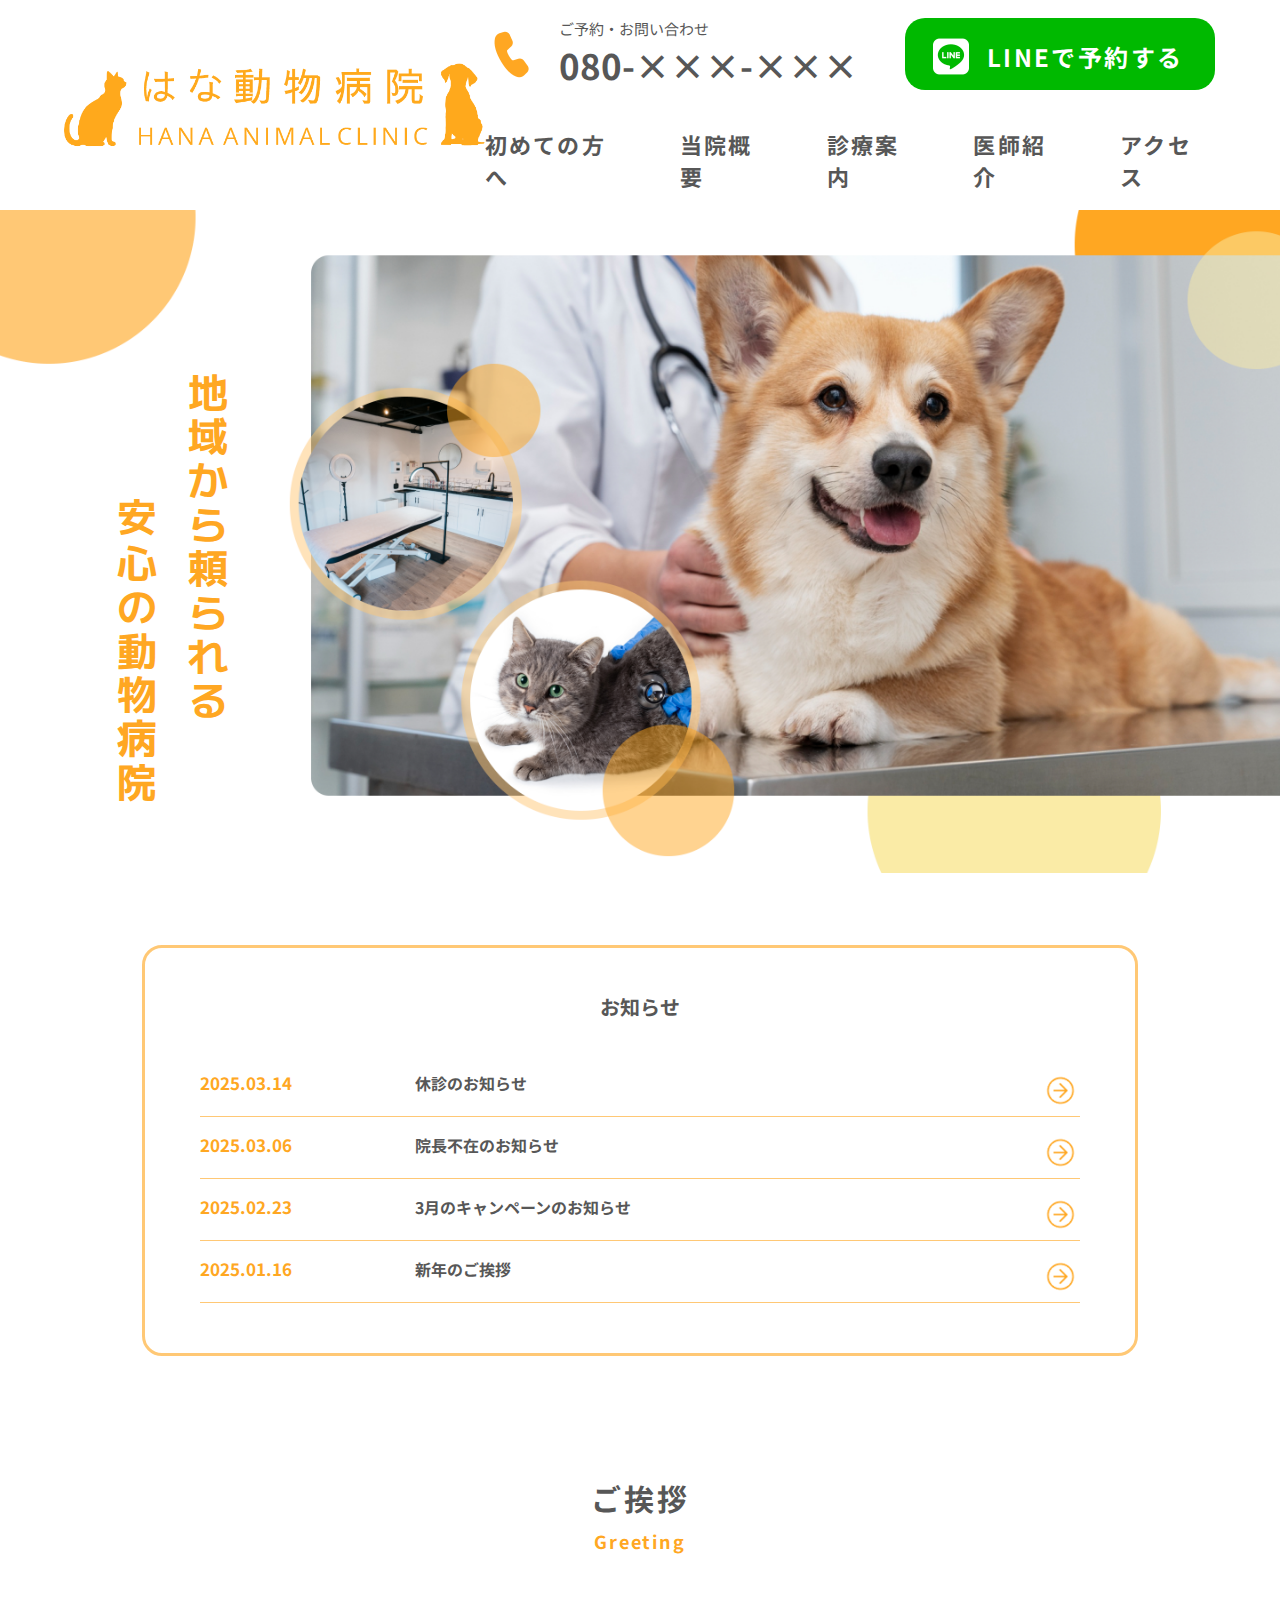
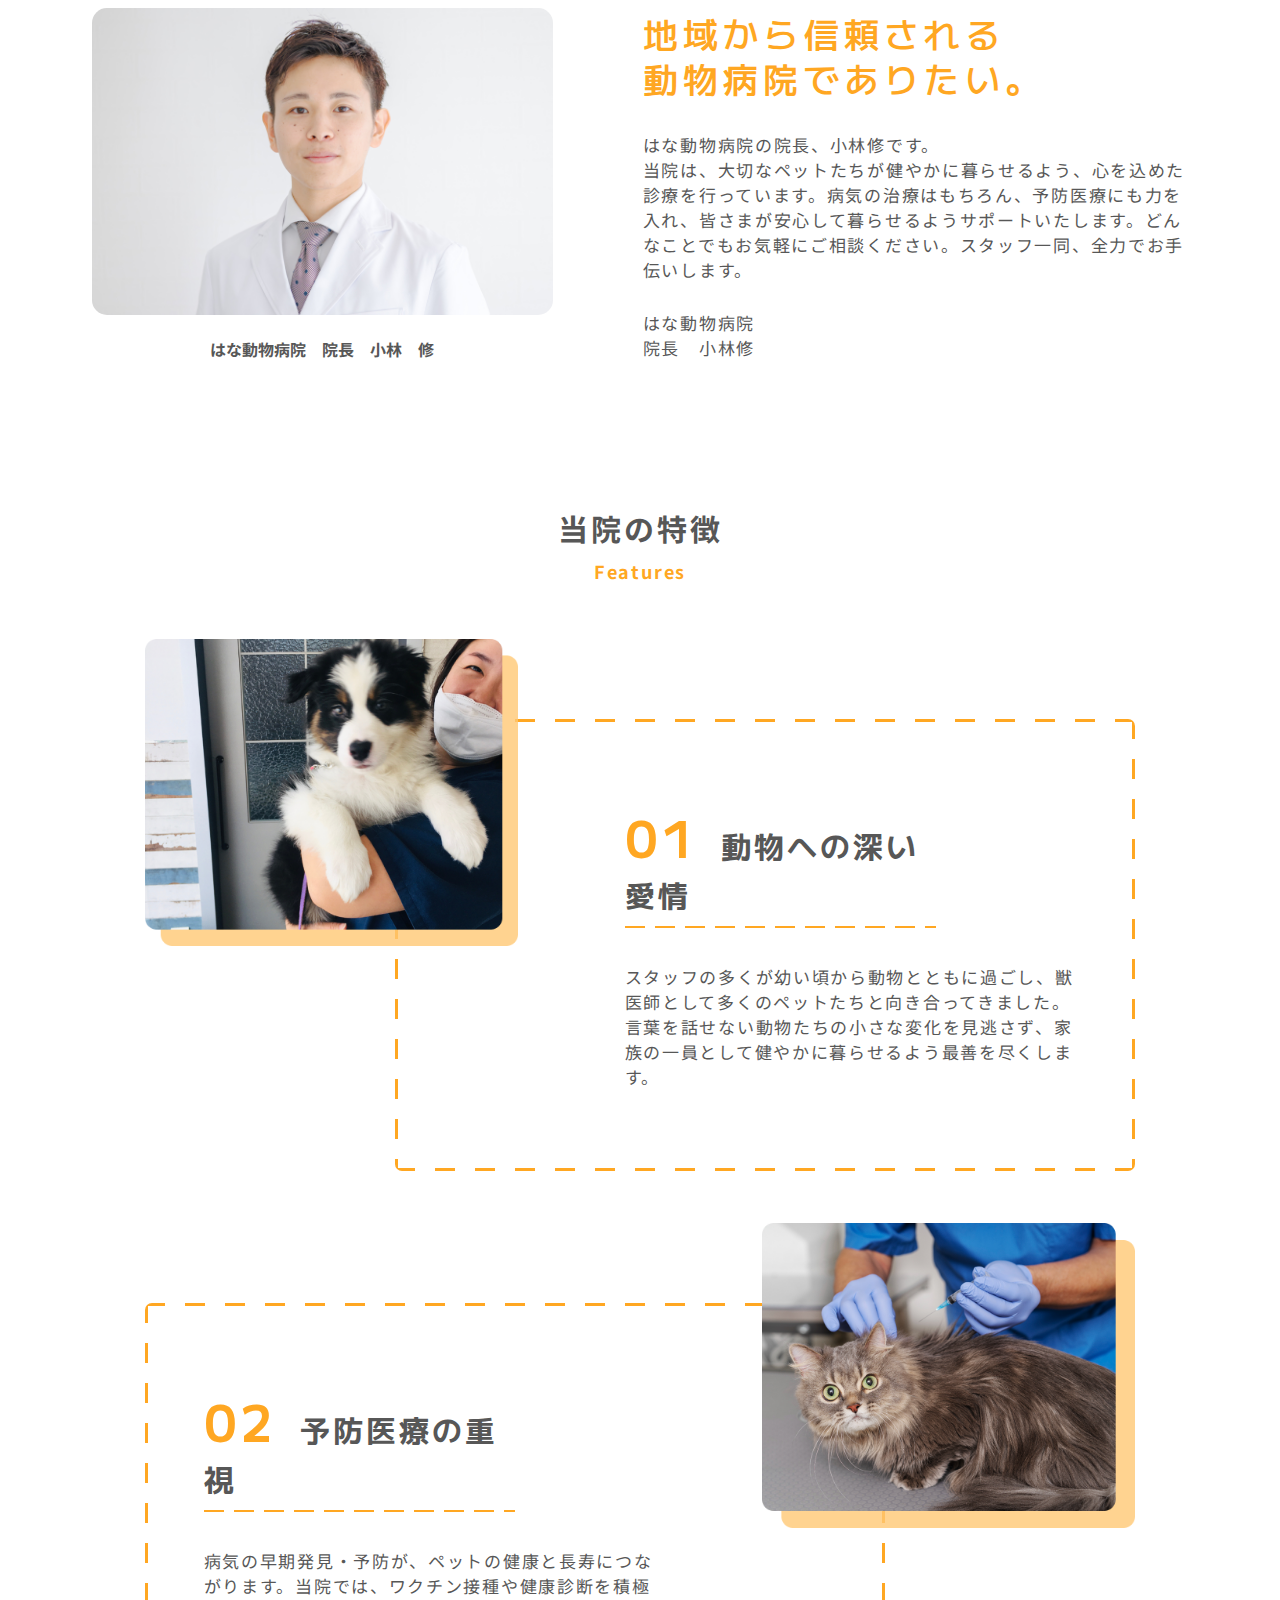
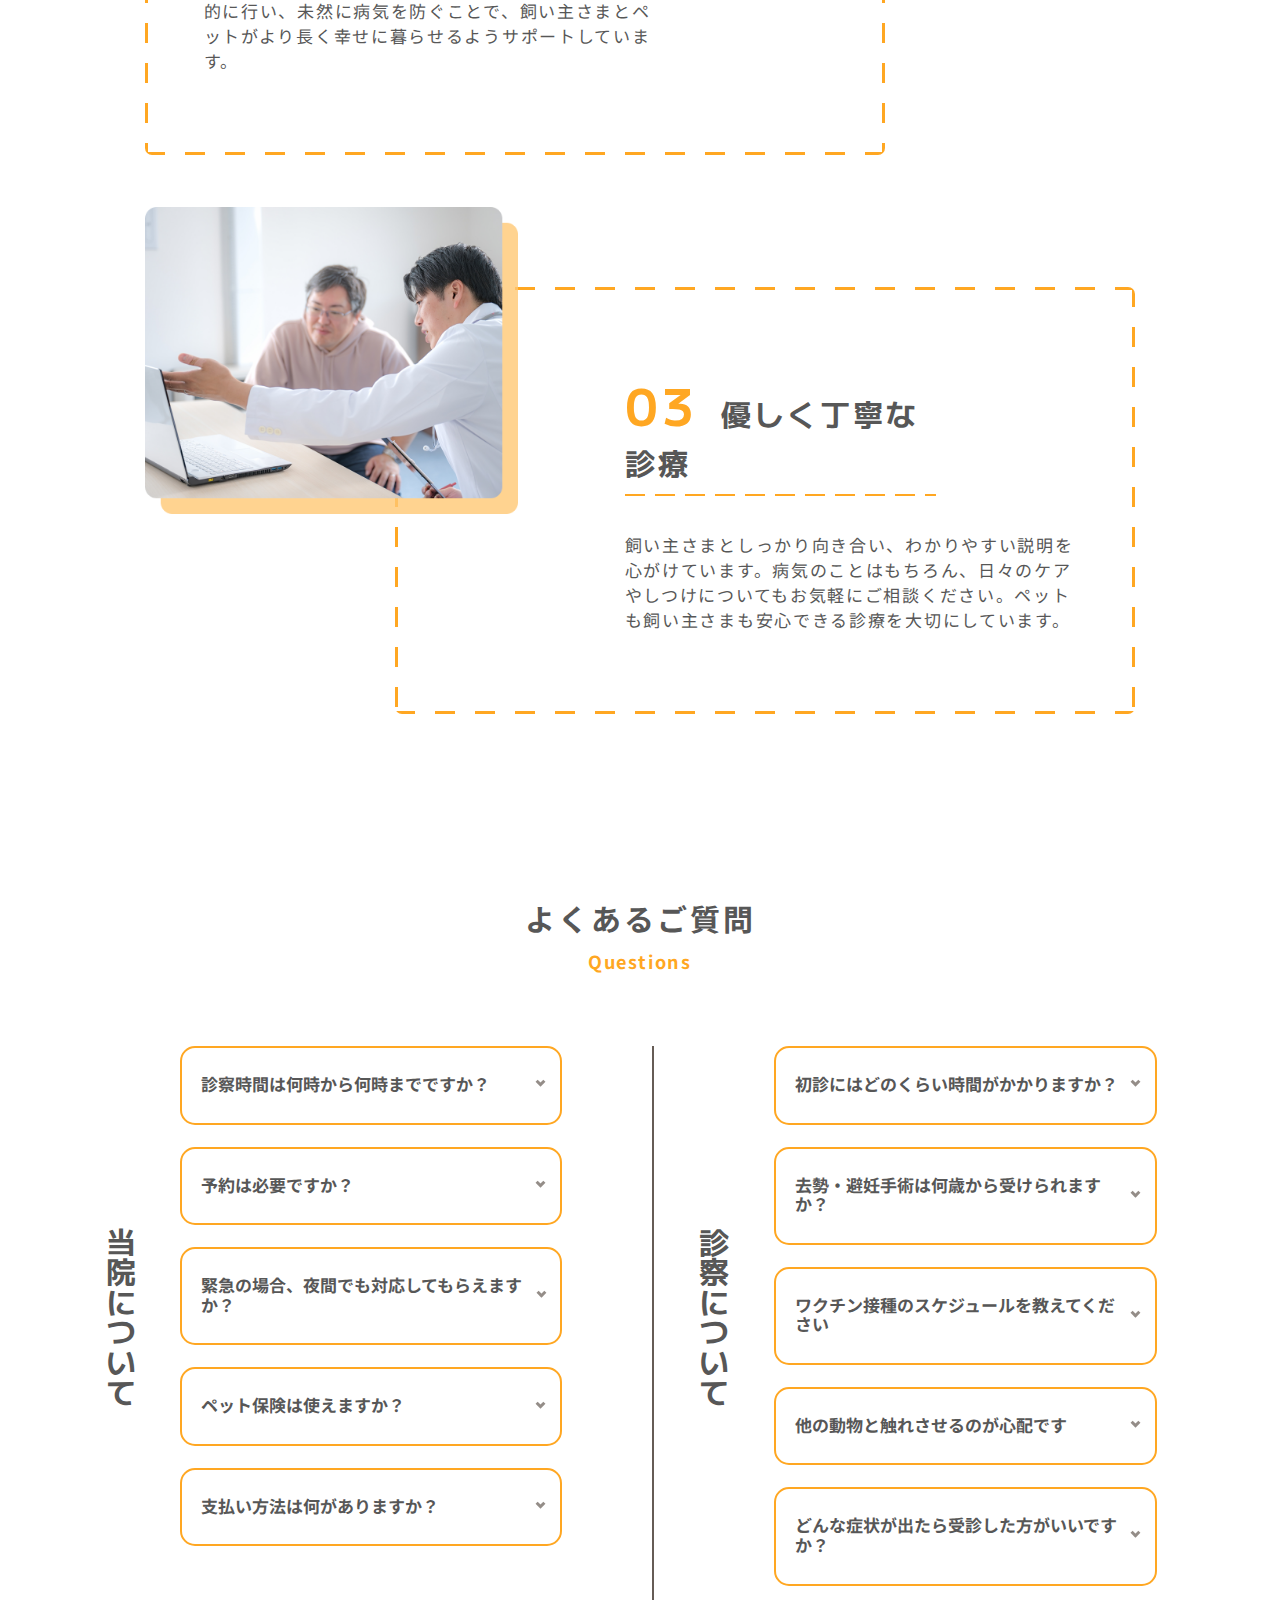
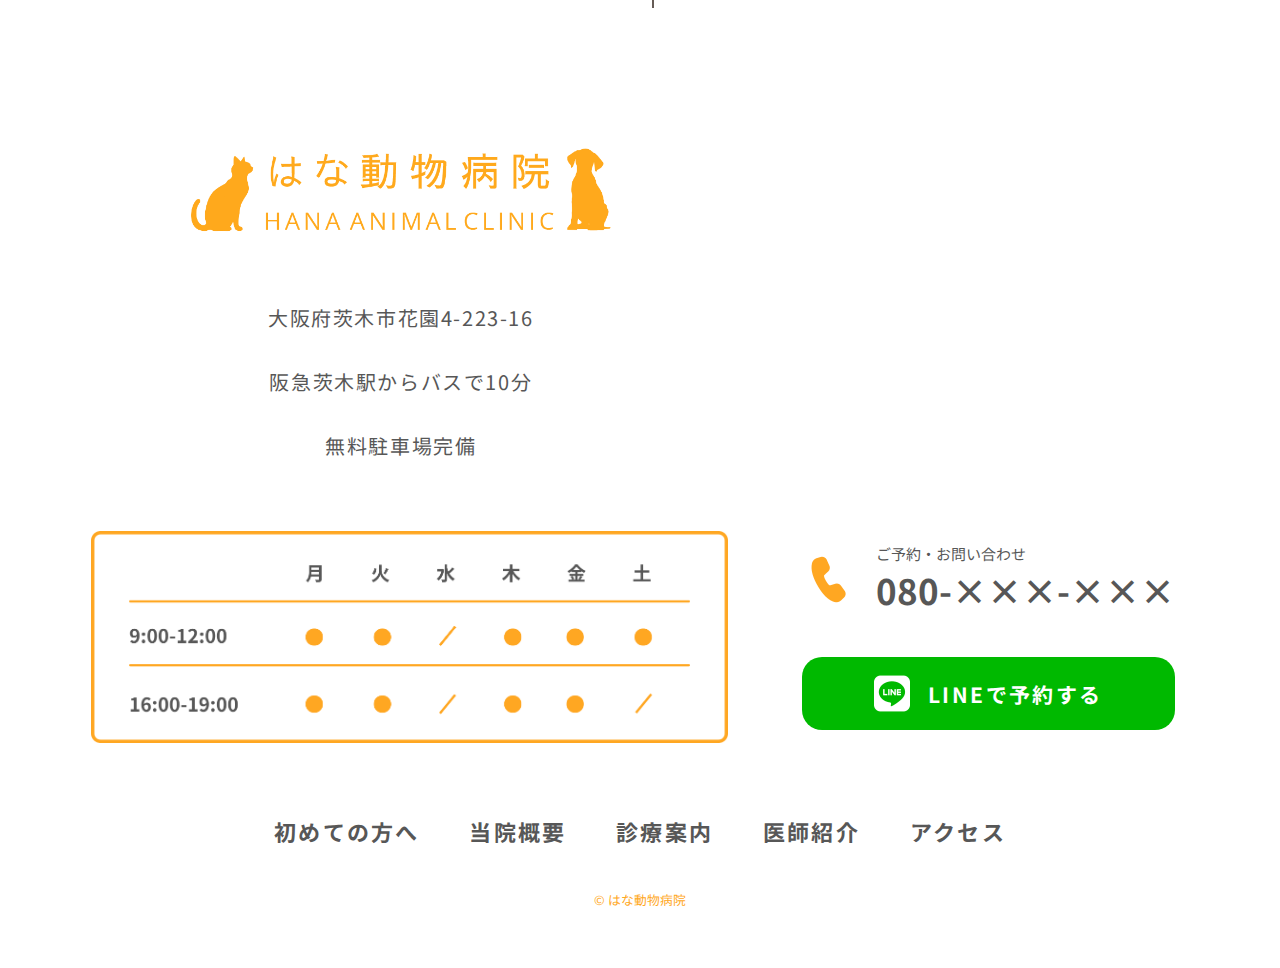
<file: index.html>
<!DOCTYPE html>
<html lang="ja">
<head>
    <meta charset="UTF-8">
    <meta name="viewport" content="width=device-width, initial-scale=1.0">
    <title>はな動物病院</title>

    <!-- web font -->
    <link rel="preconnect" href="https://fonts.googleapis.com">
    <link rel="preconnect" href="https://fonts.gstatic.com" crossorigin>
    <link href="https://fonts.googleapis.com/css2?family=Noto+Sans+JP&display=swap" rel="stylesheet">
    <link href="https://fonts.googleapis.com/css2?family=Noto+Sans+JP:wght@700&display=swap" rel="stylesheet">
    <link href="https://fonts.googleapis.com/css2?family=M+PLUS+1&family=Noto+Sans+JP:wght@700&display=swap" rel="stylesheet">
    <link href="https://fonts.googleapis.com/css2?family=M+PLUS+1:wght@700&family=Noto+Sans+JP:wght@700&display=swap" rel="stylesheet">

    <!-- css -->
    <link rel="stylesheet" href="assets/css/destyle.min.css">
    <link rel="stylesheet" href="assets/css/style.css">
</head>
<body>
    <div class="container">
        <header class="header">
            <h1 class="header__topic"><a href="index.html"><img src="assets/images/animalClinic_logo.png" alt="はな動物病院"></a></h1>
            <nav class="nav">
                <div class="nav__header">
                    <img class="nav__topic" src="assets/images/animalClinic_logo.png" alt="はな動物病院">
                    <img class="nav__close" src="assets/images/icon_close.png" alt="">
                </div>
                <div class="pc__headerItems">
                    <div class="part__call__pc">
                        <img class="icon__call__pc" src="assets/images/icon_call.png" alt="">
                        <div class="parts__call__texts__pc">
                            <p class="call__text01__pc">ご予約・お問い合わせ</p>
                            <p class="call__text02__pc">080-×××-×××</p>
                        </div>
                    </div>
                    <p class="line__btn__pc"><a href="reservation.html">LINEで予約する</a></p>
                </div>
                <ul class="nav__list">
                    <li class="nav__item"><a href="index.html">トップ</a></li>
                    <li class="nav__item"><a href="forFirstVisitor.html">初めての方へ</a></li>
                    <li class="nav__item"><a href="aboutUs.html">当院概要</a></li>
                    <li class="nav__item"><a href="medicalTreatmentGuide.html">診療案内</a></li>
                    <li class="nav__item"><a href="IntroductionOfStaff.html">医師紹介</a></li>
                    <li class="nav__item"><a href="access.html">アクセス</a></li>
                </ul>
                <div class="part__call">
                    <img class="icon__call" src="assets/images/icon_call.png" alt="">
                    <div class="parts__call__texts">
                        <p class="call__text01">ご予約・お問い合わせ</p>
                        <p class="call__text02">080-×××-×××</p>
                    </div>
                </div>
                <p class="line__btn"><a href="reservation.html">LINEで予約する</a></p>
            </nav>
            <img class="icon__menu" src="assets/images/icon_menu.png" alt="">
        </header>
        <main class="main">
            <!-- メインビジュアル -->
            <section class="section__mainVisual">
                <img class="mainVisual__sp" src="assets/images/mainVisual_sp.png" alt="">
                <img class="mainVisual__pc" src="assets/images/mainVisual__pc.png" alt="">
                <p class="mainVisual__topic01">地域から頼られる</p>
                <p class="mainVisual__topic02">安心の動物病院</p>
            </section>
            <!-- お知らせ -->
            <section class="section__news">
                <h2 class="news__topic">お知らせ</h2>
                <div class="news__list">
                    <div class="news__content">
                        <time class="news__date" datetime="2025-03-14">2025.03.14</time>
                        <p class="news__text"><a href="#">休診のお知らせ</a></p>
                    </div>
                    <div class="news__content">
                        <time class="news__date" datetime="2025-03-06">2025.03.06</time>
                        <p class="news__text"><a href="#">院長不在のお知らせ</a></p>
                    </div>
                    <div class="news__content">
                        <time class="news__date" datetime="2025-02-23">2025.02.23</time>
                        <p class="news__text"><a href="#">3月のキャンペーンのお知らせ</a></p>
                    </div>
                    <div class="news__content">
                        <time class="news__date" datetime="2025-01-16">2025.01.16</time>
                        <p class="news__text"><a href="#">新年のご挨拶</a></p>
                    </div>
                </div>
            </section>
            <!-- ご挨拶 -->
            <section class="section__greeting">
                <h2 class="section__topic">ご挨拶</h2>
                <p class="section__subTopic">Greeting</p>
                <div class="greeting__container">
                    <div class="greeting__left">
                        <img class="img__director" src="assets/images/img_director.jpg" alt="院長">
                        <p class="greeting__name01">はな動物病院　院長　小林　修</p>
                    </div>
                    <div class="greeting__right">
                        <p class="greeting__phrase">地域から信頼される<br>動物病院でありたい。</p>
                        <p class="greeting__txt">はな動物病院の院長、小林修です。<br class="br__pc">当院は、大切なペットたちが健やかに暮らせるよう、心を込めた診療を行っています。病気の治療はもちろん、予防医療にも力を入れ、皆さまが安心して暮らせるようサポートいたします。どんなことでもお気軽にご相談ください。スタッフ一同、全力でお手伝いします。</p>
                        <p class="greeting__name02">はな動物病院<br>院長　小林修</p>
                    </div>
                </div>
            </section>
            <!-- 当院の特徴 -->
            <section class="section__features">
                <h2 class="section__topic">当院の特徴</h2>
                <p class="section__subTopic">Features</p>
                <div class="features__content">
                    <img class="features__img" src="assets/images/img_feature01.png" alt="">
                    <div class="features__box">
                        <h3 class="features__topic"><span class="features__number">01</span>動物への深い愛情</h3>
                        <p class="features__txt">スタッフの多くが幼い頃から動物とともに過ごし、獣医師として多くのペットたちと向き合ってきました。言葉を話せない動物たちの小さな変化を見逃さず、家族の一員として健やかに暮らせるよう最善を尽くします。</p>
                    </div>
                </div>
                <div class="features__content">
                    <img class="features__img" src="assets/images/img_feature02.png" alt="">
                    <div class="features__box">
                        <h3 class="features__topic"><span class="features__number">02</span>予防医療の重視</h3>
                        <p class="features__txt">病気の早期発見・予防が、ペットの健康と長寿につながります。当院では、ワクチン接種や健康診断を積極的に行い、未然に病気を防ぐことで、飼い主さまとペットがより長く幸せに暮らせるようサポートしています。</p>
                    </div>
                </div>
                <div class="features__content">
                    <img class="features__img" src="assets/images/img_feature03.png" alt="">
                    <div class="features__box">
                        <h3 class="features__topic"><span class="features__number">03</span>優しく丁寧な診療</h3>
                        <p class="features__txt">飼い主さまとしっかり向き合い、わかりやすい説明を心がけています。病気のことはもちろん、日々のケアやしつけについてもお気軽にご相談ください。ペットも飼い主さまも安心できる診療を大切にしています。</p>
                    </div>
                </div>
            </section>
            <!-- よくあるご質問 -->
            <section class="section__questions">
                <h2 class="section__topic section__topic--questions">よくあるご質問</h2>
                <p class="section__subTopic">Questions</p>
                <div class="questions__box">
                    <h3 class="questions__subTopic">当院について</h3>
                    <div class="questions__container">
                        <details class="qa-1">
                            <summary>診察時間は何時から何時までですか？</summary>
                            <p>診察時間は平日9:00～18:00、土曜9:00～16:00です。日曜・祝日は休診となります。（※病院によって異なるため、事前にご確認ください。）</p>
                        </details>
                        <details class="qa-1">
                            <summary>予約は必要ですか？</summary>
                            <p>当院ではスムーズな診察のため、事前予約を推奨しております。緊急の場合はお電話でご相談ください。</p>
                        </details>
                        <details class="qa-1">
                            <summary>緊急の場合、夜間でも対応してもらえますか？</summary>
                            <p>院では夜間診療は行っておりませんが、提携の夜間救急病院をご案内しております。</p>
                        </details>
                        <details class="qa-1">
                            <summary>ペット保険は使えますか？</summary>
                            <p>当院では各種ペット保険に対応しております。詳細は受付でお問い合わせください。</p>
                        </details>
                        <details class="qa-1">
                            <summary>支払い方法は何がありますか？</summary>
                            <p>現金・クレジットカード・電子マネーがご利用いただけます。</p>
                        </details>
                    </div>
                    <h3 class="questions__subTopic">診察について</h3>
                    <div class="questions__container">
                        <details class="qa-1">
                            <summary>初診にはどのくらい時間がかかりますか？</summary>
                            <p>初診では詳しく問診を行うため、30分ほどお時間をいただくことが多いです。混雑状況によっては、もう少しお待ちいただく場合もあります。</p>
                        </details>
                        <details class="qa-1">
                            <summary>去勢・避妊手術は何歳から受けられますか？</summary>
                            <p>一般的には生後6ヶ月頃から手術が可能ですが、個体差があるため、診察のうえ適切な時期をご案内いたします。</p>
                        </details>
                        <details class="qa-1">
                            <summary>ワクチン接種のスケジュールを教えてください</summary>
                            <p>子犬・子猫の場合、初回接種は生後6～8週齢、その後2～3回追加接種を行います。成犬・成猫は年に1回の追加接種を推奨しています。</p>
                        </details>
                        <details class="qa-1">
                            <summary>他の動物と触れさせるのが心配です</summary>
                            <p>待合室ではキャリーケースに入れる、またはリードをしっかりつけてお待ちください。混雑時は別室をご案内することも可能ですので、受付でご相談ください。</p>
                        </details>
                        <details class="qa-1">
                            <summary>どんな症状が出たら受診した方がいいですか？</summary>
                            <p>食欲不振、嘔吐、下痢、咳、元気がない、歩き方がおかしい、皮膚の異常など、いつもと違う様子があれば早めの受診をおすすめします。</p>
                        </details>
                    </div>
                </div>
            </section>
        </main>
        <!-- フッター -->
        <footer class="footer">
            <div class="footer__container01">
                <div class="footer__logoAndAccess">
                    <a href="index.html"><img class="footer__topic" src="assets/images/animalClinic_logo.png" alt="はな動物病院"></a>
                    <div class="footer__access">
                        <address class="footer__address">大阪府茨木市花園4-223-16</address>
                        <p class="footer__address">阪急茨木駅からバスで10分</p>
                        <p class="footer__address">無料駐車場完備</p>
                    </div>
                </div>
                <iframe class="footer__googleMap" src="https://www.google.com/maps/embed?pb=!1m18!1m12!1m3!1d3238.9362787553955!2d139.7100065757852!3d35.72778562741517!2m3!1f0!2f0!3f0!3m2!1i1024!2i768!4f13.1!3m3!1m2!1s0x60188d63a1291591%3A0xbc560acde3958afe!2z44OH44K444K_44Or44OP44Oq44Km44OD44OJU1RVRElP5rGg6KKLIGJ5IExJRw!5e0!3m2!1sja!2sjp!4v1744175880071!5m2!1sja!2sjp" width="600" height="450" style="border:0;" allowfullscreen="" loading="lazy" referrerpolicy="no-referrer-when-downgrade"></iframe>
            </div>
            <div class="footer__container02">
                <img class="footer__consultationHours" src="assets/images/img_consultationHours.png" alt="診療時間表">
                <div class="footer__callAndLine">
                    <div class="part__call">
                        <img class="icon__call" src="assets/images/icon_call.png" alt="">
                        <div class="parts__call__texts">
                            <p class="call__text01">ご予約・お問い合わせ</p>
                            <p class="call__text02">080-×××-×××</p>
                        </div>
                    </div>
                    <div class="part__call__pc">
                        <img class="icon__call__pc" src="assets/images/icon_call.png" alt="">
                        <div class="parts__call__texts__pc">
                            <p class="call__text01__pc">ご予約・お問い合わせ</p>
                            <p class="call__text02__pc">080-×××-×××</p>
                        </div>
                    </div>
                    <p class="footer__lineBtn"><a href="reservation.html">LINEで予約する</a></p>
                </div>
            </div>
            <ul class="footer__nav">
                <li class="footer__navItem"><a href="forFirstVisitor.html">初めての方へ</a></li>
                <li class="footer__navItem"><a href="aboutUs.html">当院概要</a></li>
                <li class="footer__navItem"><a href="medicalTreatmentGuide.html">診療案内</a></li>
                <li class="footer__navItem"><a href="IntroductionOfStaff.html">医師紹介</a></li>
                <li class="footer__navItem"><a href="access.html">アクセス</a></li>
            </ul>
            <p class="copy"><small>&copy; はな動物病院</small></p>
        </footer>
    </div>
    <script src="https://code.jquery.com/jquery-3.7.1.min.js"integrity="sha256-/JqT3SQfawRcv/BIHPThkBvs0OEvtFFmqPF/lYI/Cxo="crossorigin="anonymous"></script>
    <script src="assets/js/main.js"></script>
</body>
</html>
</file>
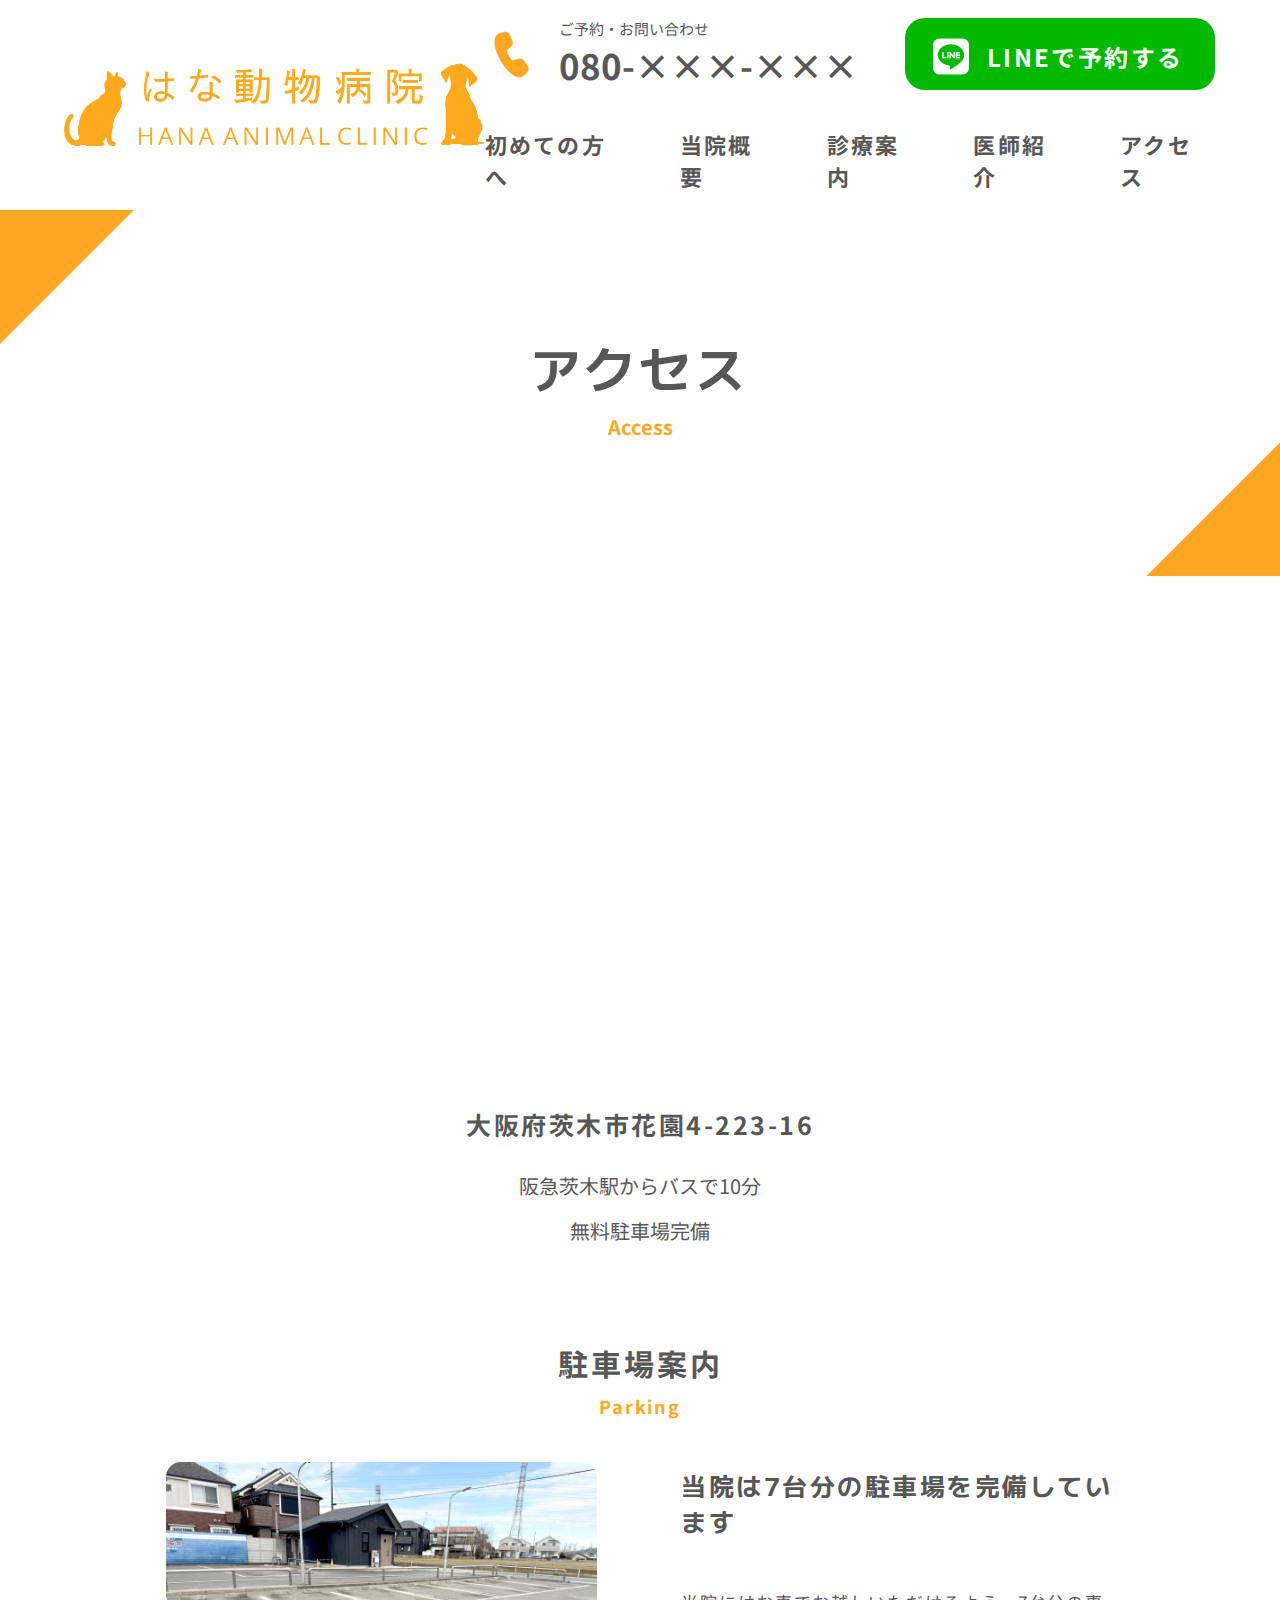
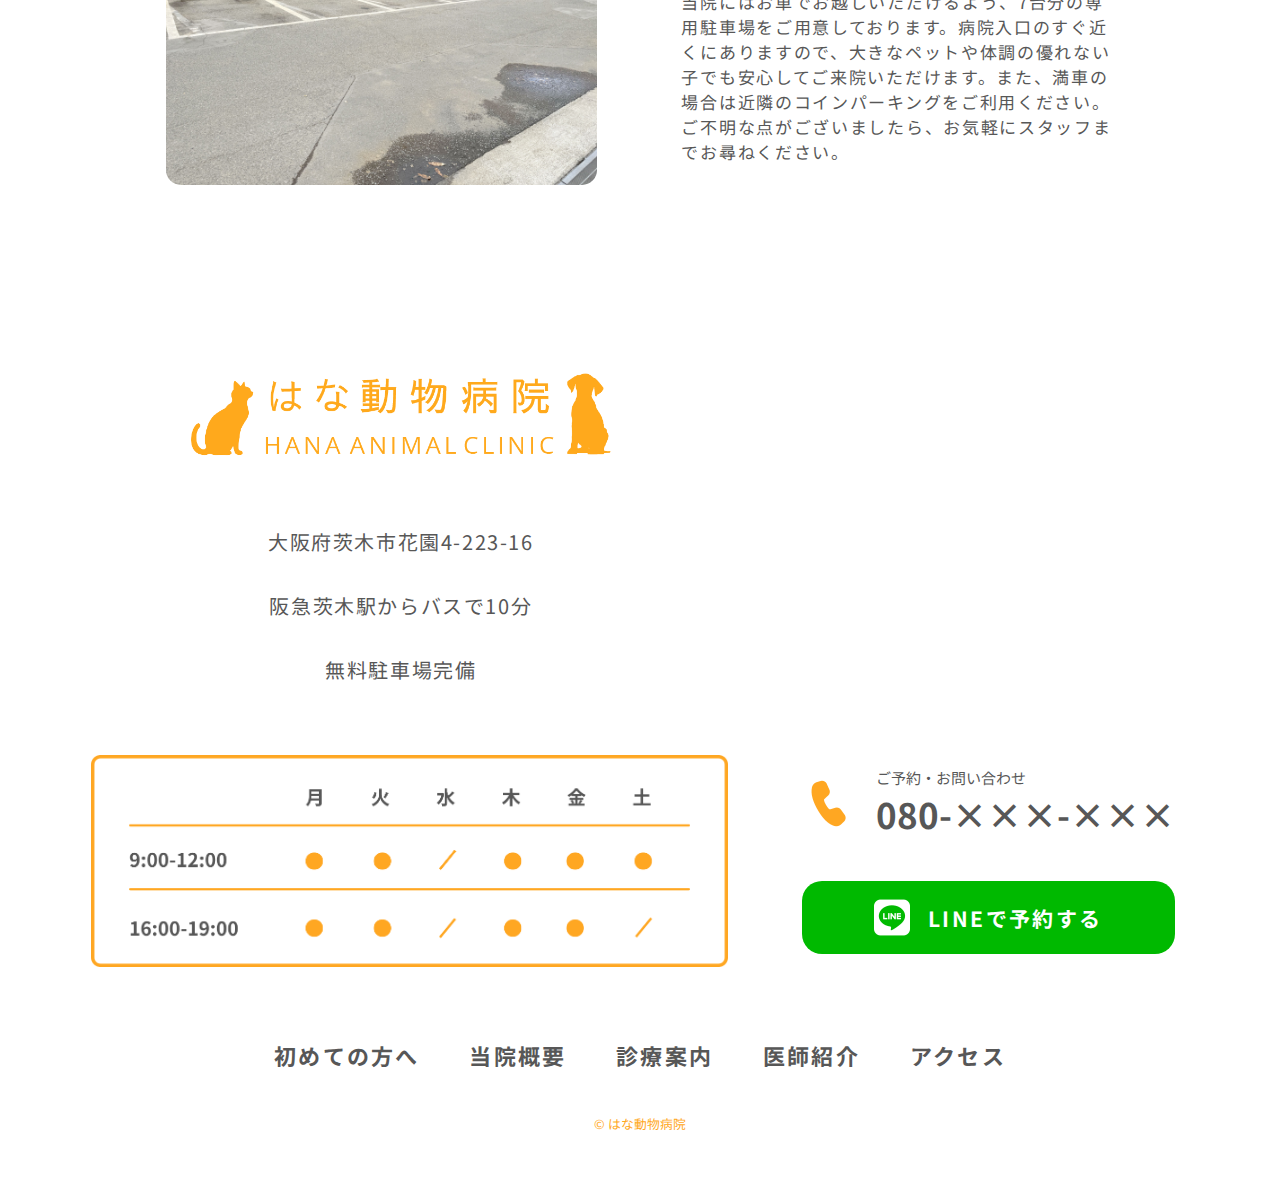
<file: access.html>
<!DOCTYPE html>
<html lang="ja">
<head>
    <meta charset="UTF-8">
    <meta name="viewport" content="width=device-width, initial-scale=1.0">
    <title>はな動物病院</title>

    <!-- web font -->
    <link rel="preconnect" href="https://fonts.googleapis.com">
    <link rel="preconnect" href="https://fonts.gstatic.com" crossorigin>
    <link href="https://fonts.googleapis.com/css2?family=Noto+Sans+JP&display=swap" rel="stylesheet">
    <link href="https://fonts.googleapis.com/css2?family=Noto+Sans+JP:wght@700&display=swap" rel="stylesheet">
    <link href="https://fonts.googleapis.com/css2?family=M+PLUS+1&family=Noto+Sans+JP:wght@700&display=swap" rel="stylesheet">
    <link href="https://fonts.googleapis.com/css2?family=M+PLUS+1:wght@700&family=Noto+Sans+JP:wght@700&display=swap" rel="stylesheet">

    <!-- css -->
    <link rel="stylesheet" href="assets/css/destyle.min.css">
    <link rel="stylesheet" href="assets/css/common.css">
    <link rel="stylesheet" href="assets/css/access.css">
</head>
<body>
    <div class="container">
        <header class="header">
            <h1 class="header__topic"><a href="index.html"><img src="assets/images/animalClinic_logo.png" alt="はな動物病院"></a></h1>
            <nav class="nav">
                <div class="nav__header">
                    <img class="nav__topic" src="assets/images/animalClinic_logo.png" alt="はな動物病院">
                    <img class="nav__close" src="assets/images/icon_close.png" alt="">
                </div>
                <div class="pc__headerItems">
                    <div class="part__call__pc">
                        <img class="icon__call__pc" src="assets/images/icon_call.png" alt="">
                        <div class="parts__call__texts__pc">
                            <p class="call__text01__pc">ご予約・お問い合わせ</p>
                            <p class="call__text02__pc">080-×××-×××</p>
                        </div>
                    </div>
                    <p class="line__btn__pc"><a href="reservation.html">LINEで予約する</a></p>
                </div>
                <ul class="nav__list">
                    <li class="nav__item"><a href="index.html">トップ</a></li>
                    <li class="nav__item"><a href="forFirstVisitor.html">初めての方へ</a></li>
                    <li class="nav__item"><a href="aboutUs.html">当院概要</a></li>
                    <li class="nav__item"><a href="medicalTreatmentGuide.html">診療案内</a></li>
                    <li class="nav__item"><a href="IntroductionOfStaff.html">医師紹介</a></li>
                    <li class="nav__item"><a href="access.html">アクセス</a></li>
                </ul>
                <div class="part__call">
                    <img class="icon__call" src="assets/images/icon_call.png" alt="">
                    <div class="parts__call__texts">
                        <p class="call__text01">ご予約・お問い合わせ</p>
                        <p class="call__text02">080-×××-×××</p>
                    </div>
                </div>
                <p class="line__btn"><a href="reservation.html">LINEで予約する</a></p>
            </nav>
            <img class="icon__menu" src="assets/images/icon_menu.png" alt="">
        </header>
        <main>
            <!-- ページタイトル -->
            <section class="page__topic">
                <h2 class="page__topicH2">アクセス</h2>
                <p class="page__topicP">Access</p>
            </section>
            <!-- Google Map -->
            <section class="section--googleMap">
                <iframe class="googleMap" src="https://www.google.com/maps/embed?pb=!1m18!1m12!1m3!1d3238.9364558392003!2d139.71000121106292!3d35.727781272457875!2m3!1f0!2f0!3f0!3m2!1i1024!2i768!4f13.1!3m3!1m2!1s0x60188d63a1291591%3A0xbc560acde3958afe!2z44OH44K444K_44Or44OP44Oq44Km44OD44OJU1RVRElP5rGg6KKLIGJ5IExJRw!5e0!3m2!1sja!2sjp!4v1744090031079!5m2!1sja!2sjp" width="900" height="700" style="border:0;" allowfullscreen="" loading="lazy" referrerpolicy="no-referrer-when-downgrade"></iframe>
                <address class="googleMap__txt01">大阪府茨木市花園4-223-16</address>
                <address class="googleMap__txt02">阪急茨木駅からバスで10分</address>
                <address class="googleMap__txt03">無料駐車場完備</address>
            </section>
            <!-- 駐車場案内 -->
            <section class="parking">
                <h2 class="section__topic section__topic--questions">駐車場案内</h2>
                <p class="section__subTopic">Parking</p>
                <div class="parking__imgAndTxt">
                    <img class="parking__img" src="assets/images/img_parking.jpg" alt="駐車場">
                    <div class="parking__txt">
                        <p class="parking__txt01">当院は7台分の駐車場を<br class="br__pc">完備しています</p>
                        <p class="parking__txt02">当院にはお車でお越しいただけるよう、7台分の専用駐車場をご用意しております。病院入口のすぐ近くにありますので、大きなペットや体調の優れない子でも安心してご来院いただけます。また、満車の場合は近隣のコインパーキングをご利用ください。ご不明な点がございましたら、お気軽にスタッフまでお尋ねください。</p>
                    </div>
                </div>
            </section>
        </main>
        <!-- フッター -->
        <footer class="footer">
            <div class="footer__container01">
                <div class="footer__logoAndAccess">
                    <a href="index.html"><img class="footer__topic" src="assets/images/animalClinic_logo.png" alt="はな動物病院"></a>
                    <div class="footer__access">
                        <address class="footer__address">大阪府茨木市花園4-223-16</address>
                        <p class="footer__address">阪急茨木駅からバスで10分</p>
                        <p class="footer__address">無料駐車場完備</p>
                    </div>
                </div>
                <iframe class="footer__googleMap" src="https://www.google.com/maps/embed?pb=!1m18!1m12!1m3!1d3238.9362787553955!2d139.7100065757852!3d35.72778562741517!2m3!1f0!2f0!3f0!3m2!1i1024!2i768!4f13.1!3m3!1m2!1s0x60188d63a1291591%3A0xbc560acde3958afe!2z44OH44K444K_44Or44OP44Oq44Km44OD44OJU1RVRElP5rGg6KKLIGJ5IExJRw!5e0!3m2!1sja!2sjp!4v1744175880071!5m2!1sja!2sjp" width="600" height="450" style="border:0;" allowfullscreen="" loading="lazy" referrerpolicy="no-referrer-when-downgrade"></iframe>
            </div>
            <div class="footer__container02">
                <img class="footer__consultationHours" src="assets/images/img_consultationHours.png" alt="診療時間表">
                <div class="footer__callAndLine">
                    <div class="part__call">
                        <img class="icon__call" src="assets/images/icon_call.png" alt="">
                        <div class="parts__call__texts">
                            <p class="call__text01">ご予約・お問い合わせ</p>
                            <p class="call__text02">080-×××-×××</p>
                        </div>
                    </div>
                    <div class="part__call__pc">
                        <img class="icon__call__pc" src="assets/images/icon_call.png" alt="">
                        <div class="parts__call__texts__pc">
                            <p class="call__text01__pc">ご予約・お問い合わせ</p>
                            <p class="call__text02__pc">080-×××-×××</p>
                        </div>
                    </div>
                    <p class="footer__lineBtn"><a href="reservation.html">LINEで予約する</a></p>
                </div>
            </div>
            <ul class="footer__nav">
                <li class="footer__navItem"><a href="forFirstVisitor.html">初めての方へ</a></li>
                <li class="footer__navItem"><a href="aboutUs.html">当院概要</a></li>
                <li class="footer__navItem"><a href="medicalTreatmentGuide.html">診療案内</a></li>
                <li class="footer__navItem"><a href="IntroductionOfStaff.html">医師紹介</a></li>
                <li class="footer__navItem"><a href="access.html">アクセス</a></li>
            </ul>
            <p class="copy"><small>&copy; はな動物病院</small></p>
        </footer>
    </div>
    <script src="https://code.jquery.com/jquery-3.7.1.min.js"integrity="sha256-/JqT3SQfawRcv/BIHPThkBvs0OEvtFFmqPF/lYI/Cxo="crossorigin="anonymous"></script>
    <script src="assets/js/main.js"></script>
</body>
</html>
</file>
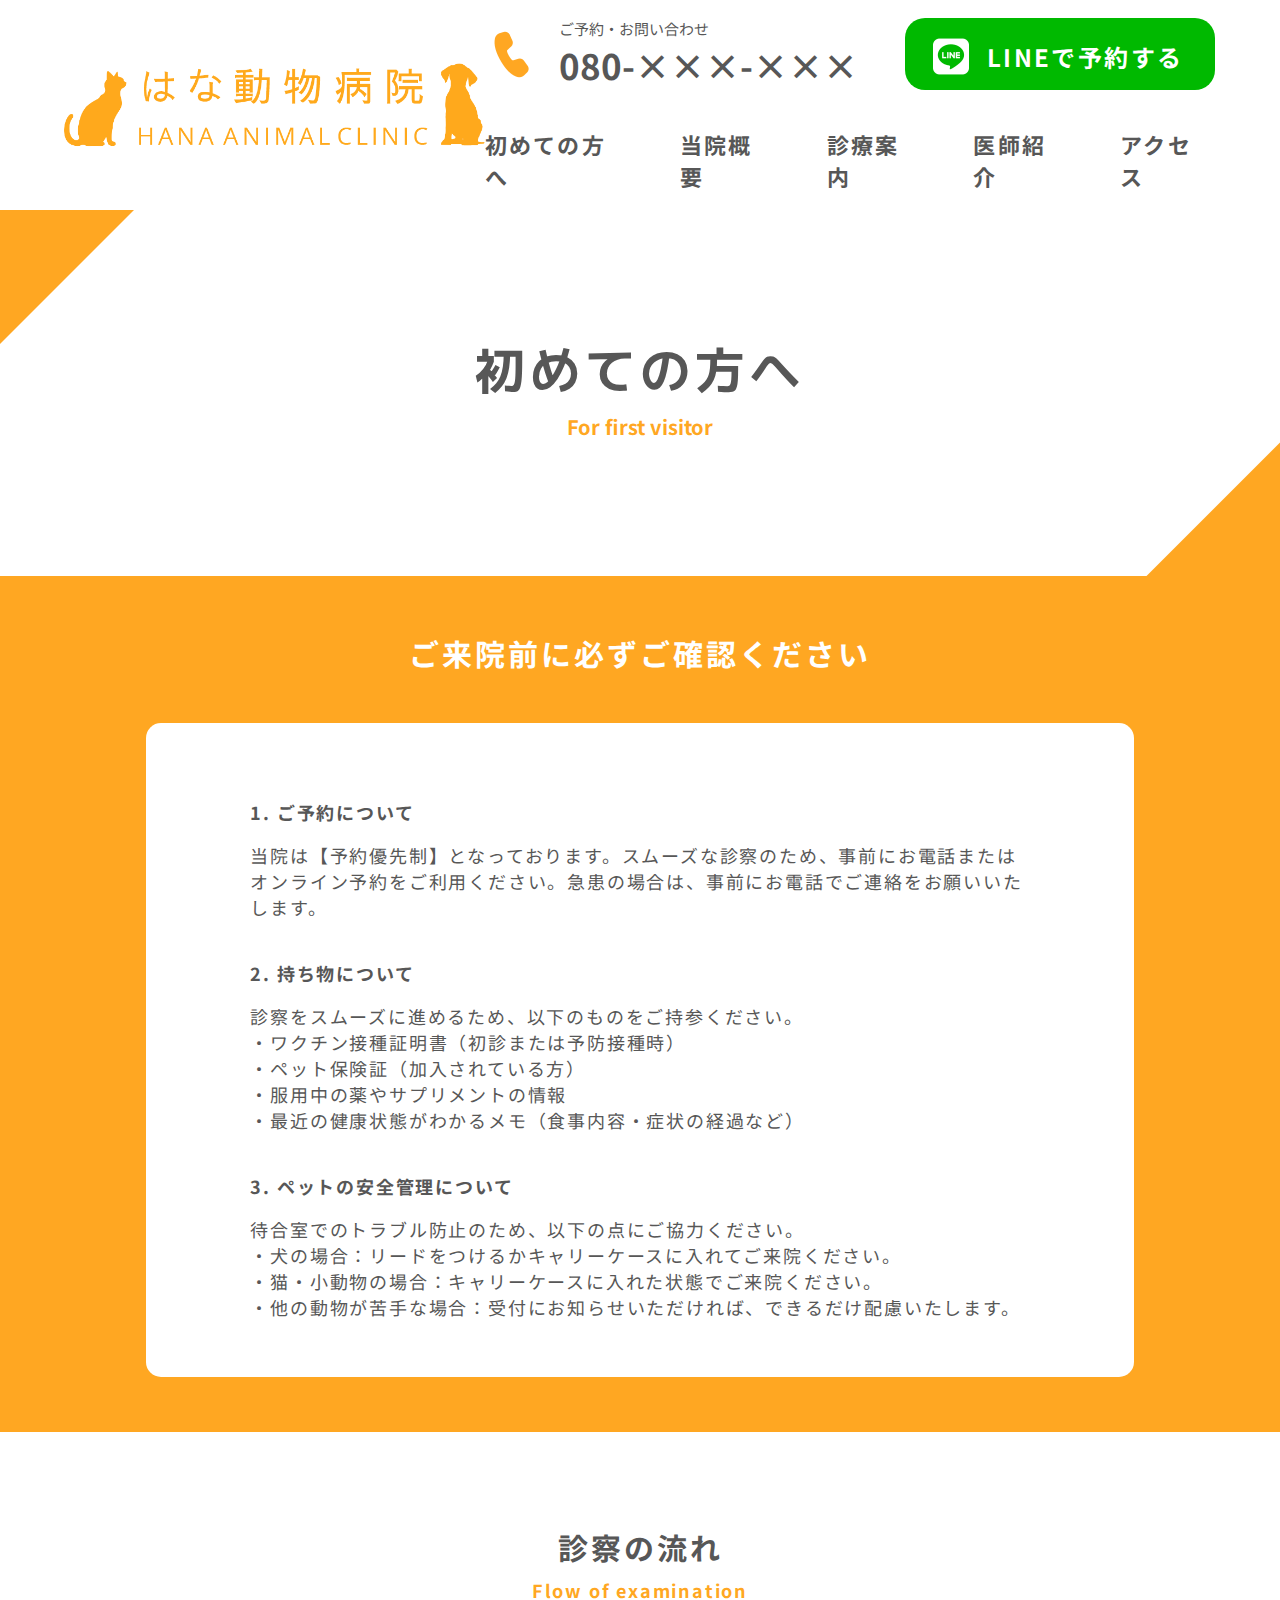
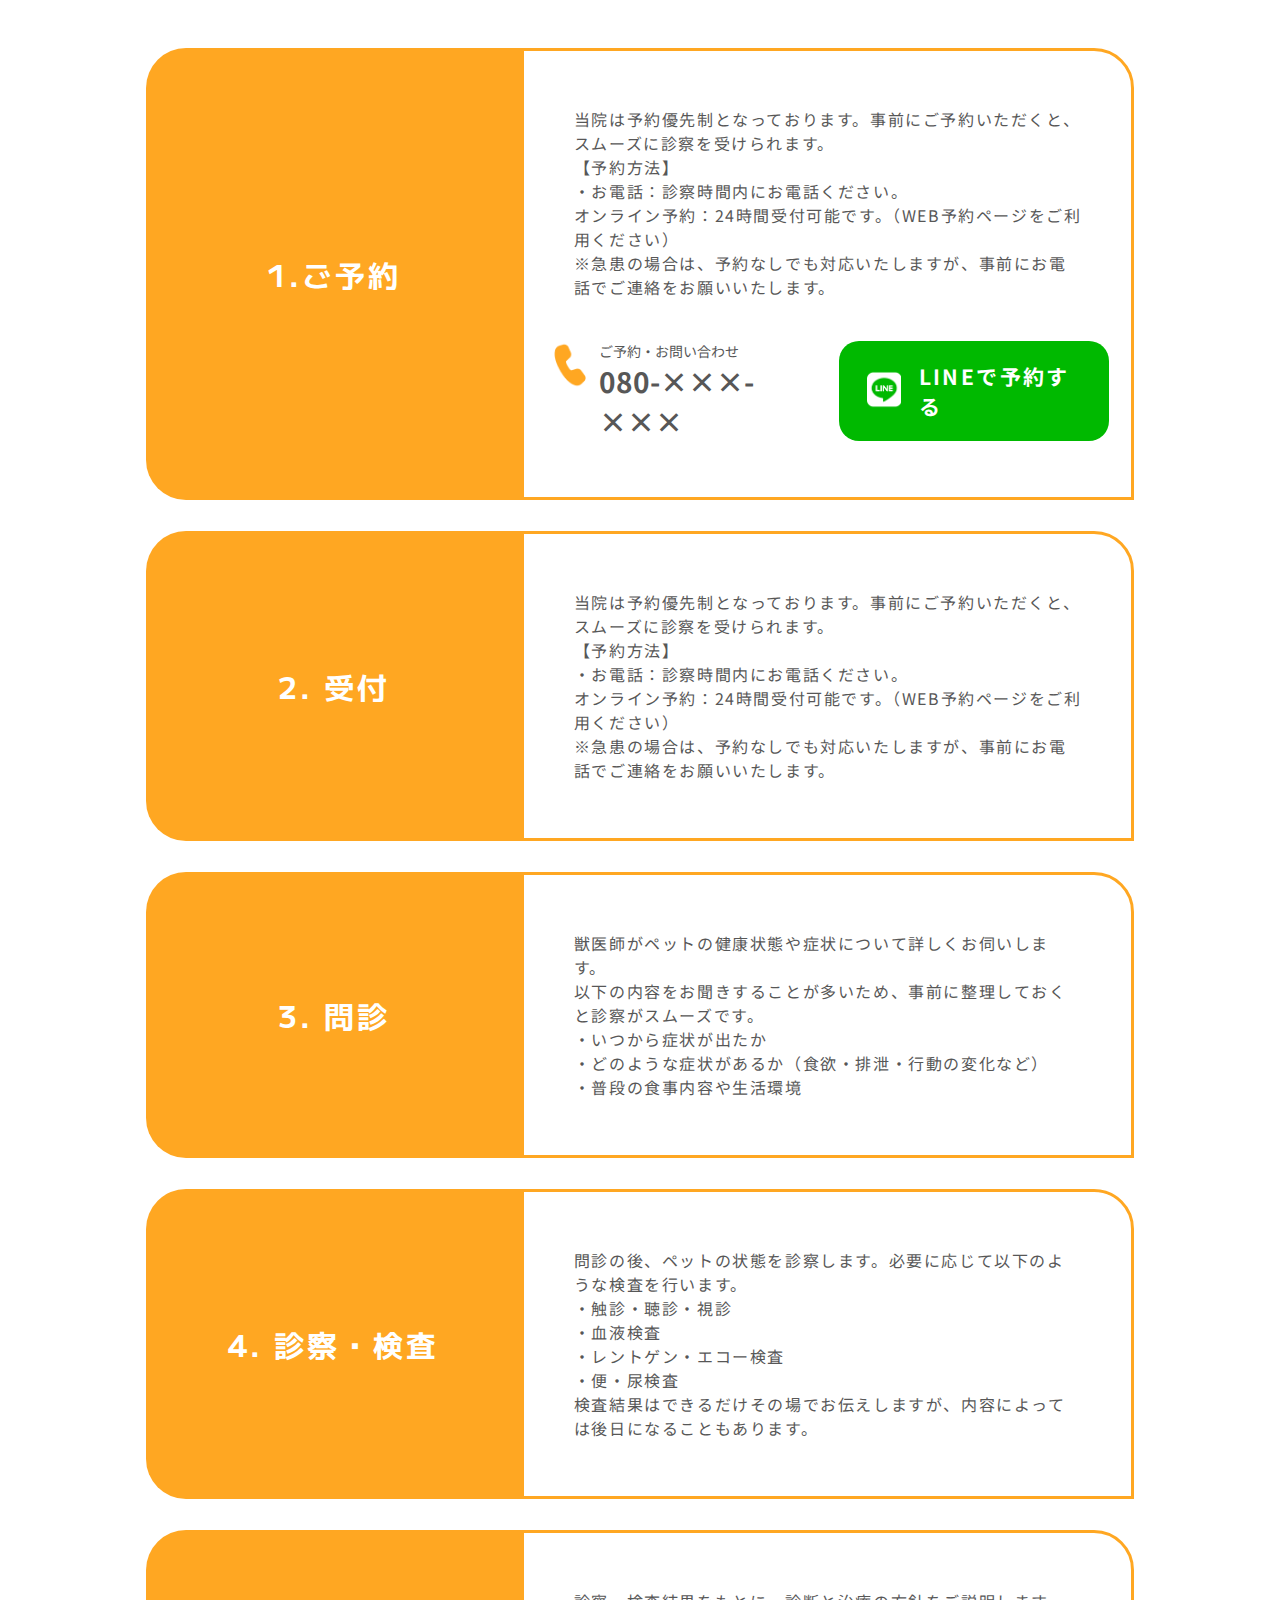
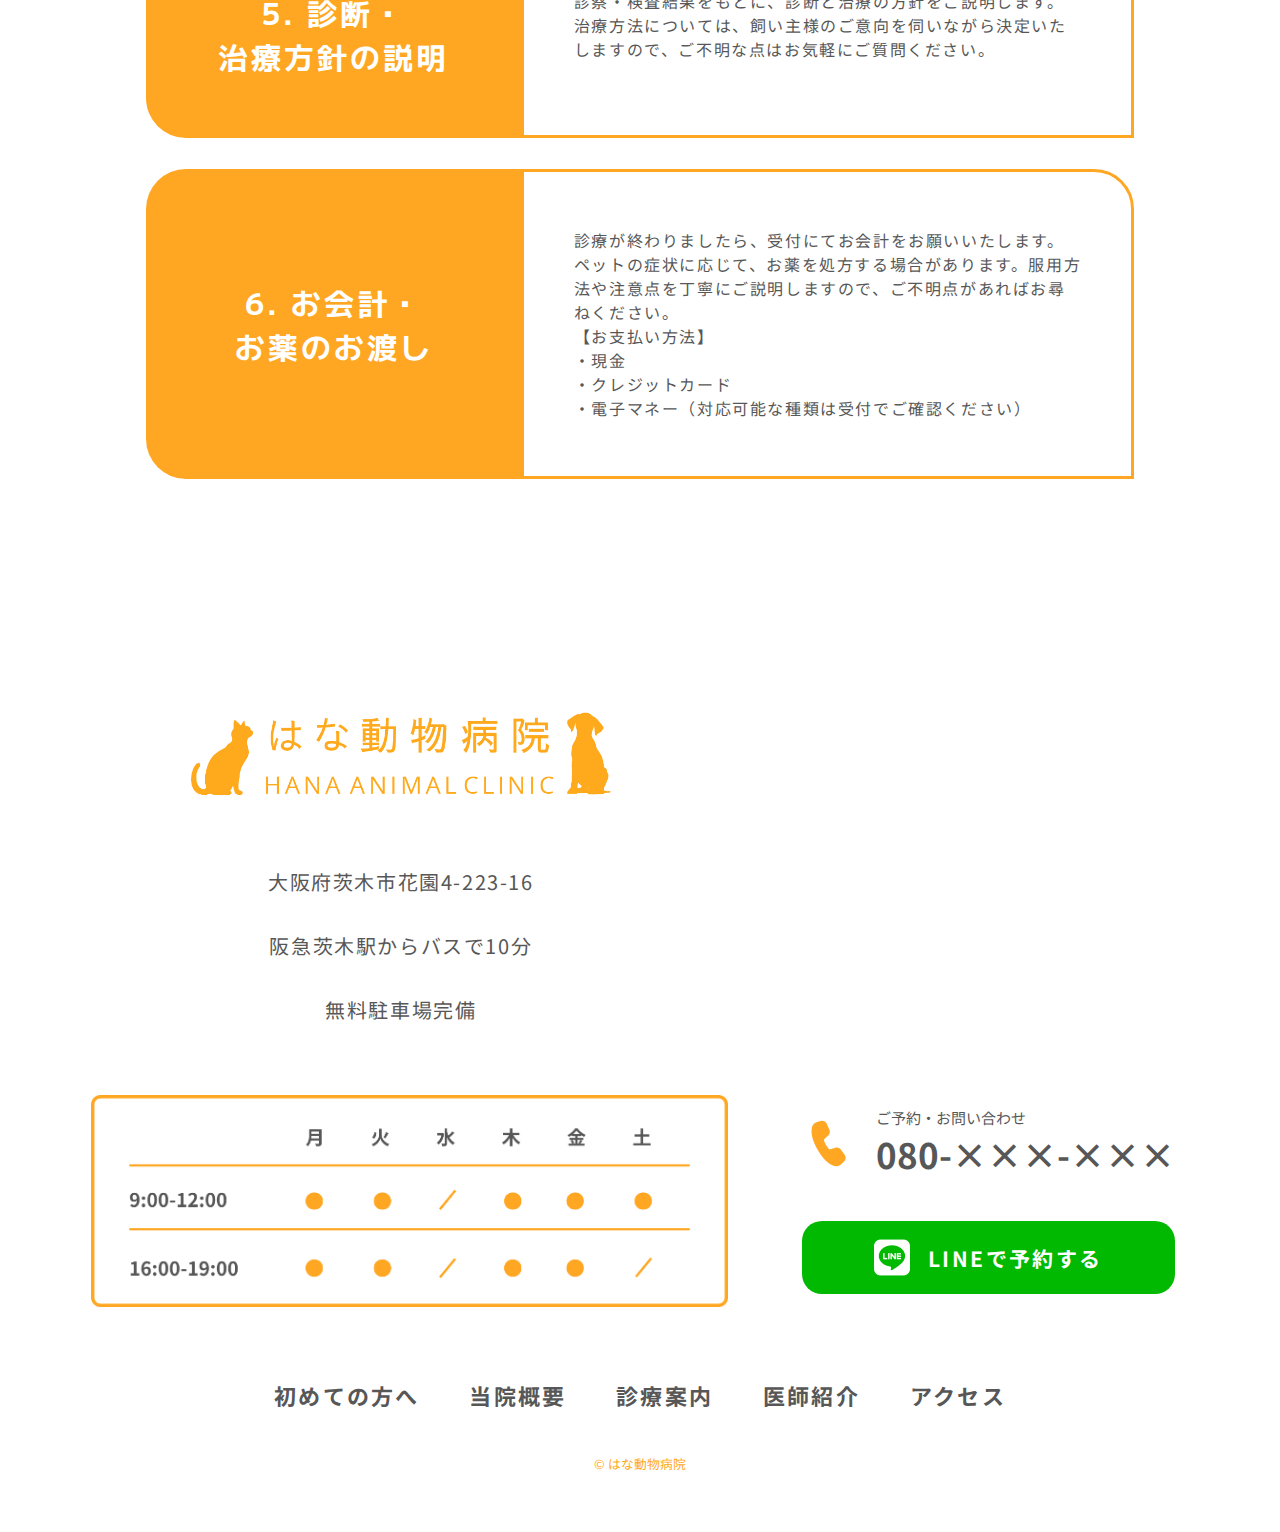
<file: forFirstVisitor.html>
<!DOCTYPE html>
<html lang="ja">
<head>
    <meta charset="UTF-8">
    <meta name="viewport" content="width=device-width, initial-scale=1.0">
    <title>はな動物病院</title>

    <!-- web font -->
    <link rel="preconnect" href="https://fonts.googleapis.com">
    <link rel="preconnect" href="https://fonts.gstatic.com" crossorigin>
    <link href="https://fonts.googleapis.com/css2?family=Noto+Sans+JP&display=swap" rel="stylesheet">
    <link href="https://fonts.googleapis.com/css2?family=Noto+Sans+JP:wght@700&display=swap" rel="stylesheet">
    <link href="https://fonts.googleapis.com/css2?family=M+PLUS+1&family=Noto+Sans+JP:wght@700&display=swap" rel="stylesheet">
    <link href="https://fonts.googleapis.com/css2?family=M+PLUS+1:wght@700&family=Noto+Sans+JP:wght@700&display=swap" rel="stylesheet">

    <!-- css -->
    <link rel="stylesheet" href="assets/css/destyle.min.css">
    <link rel="stylesheet" href="assets/css/common.css">
    <link rel="stylesheet" href="assets/css/forFirstVisitor.css">
</head>
<body>
    <div class="container">
        <header class="header">
            <h1 class="header__topic"><a href="index.html"><img src="assets/images/animalClinic_logo.png" alt="はな動物病院"></a></h1>
            <nav class="nav">
                <div class="nav__header">
                    <img class="nav__topic" src="assets/images/animalClinic_logo.png" alt="はな動物病院">
                    <img class="nav__close" src="assets/images/icon_close.png" alt="">
                </div>
                <div class="pc__headerItems">
                    <div class="part__call__pc">
                        <img class="icon__call__pc" src="assets/images/icon_call.png" alt="">
                        <div class="parts__call__texts__pc">
                            <p class="call__text01__pc">ご予約・お問い合わせ</p>
                            <p class="call__text02__pc">080-×××-×××</p>
                        </div>
                    </div>
                    <p class="line__btn__pc"><a href="reservation.html">LINEで予約する</a></p>
                </div>
                <ul class="nav__list">
                    <li class="nav__item"><a href="index.html">トップ</a></li>
                    <li class="nav__item"><a href="forFirstVisitor.html">初めての方へ</a></li>
                    <li class="nav__item"><a href="aboutUs.html">当院概要</a></li>
                    <li class="nav__item"><a href="medicalTreatmentGuide.html">診療案内</a></li>
                    <li class="nav__item"><a href="IntroductionOfStaff.html">医師紹介</a></li>
                    <li class="nav__item"><a href="access.html">アクセス</a></li>
                </ul>
                <div class="part__call">
                    <img class="icon__call" src="assets/images/icon_call.png" alt="">
                    <div class="parts__call__texts">
                        <p class="call__text01">ご予約・お問い合わせ</p>
                        <p class="call__text02">080-×××-×××</p>
                    </div>
                </div>
                <p class="line__btn"><a href="reservation.html">LINEで予約する</a></p>
            </nav>
            <img class="icon__menu" src="assets/images/icon_menu.png" alt="">
        </header>
        <main>
            <!-- ページタイトル -->
            <section class="page__topic">
                <h2 class="page__topicH2">初めての方へ</h2>
                <p class="page__topicP">For first visitor</p>
            </section>
            <!-- ご来院前の確認点 -->
            <section class="section__checkPoints">
                <h3 class="checkPoints__topic">ご来院前に必ずご確認ください</h3>
                <div class="checkPoints__container">
                    <div class="checkPoints__subContainer">
                        <p class="checkPoints__title">1. ご予約について</p>
                        <p class="checkPoints__txt">当院は【予約優先制】となっております。スムーズな診察のため、事前にお電話またはオンライン予約をご利用ください。急患の場合は、事前にお電話でご連絡をお願いいたします。</p>
                    </div>
                    <div class="checkPoints__subContainer">
                        <p class="checkPoints__title">2. 持ち物について</p>
                        <p class="checkPoints__txt">診察をスムーズに進めるため、以下のものをご持参ください。<br>・ワクチン接種証明書（初診または予防接種時）<br>・ペット保険証（加入されている方）<br>・服用中の薬やサプリメントの情報<br>・最近の健康状態がわかるメモ（食事内容・症状の経過など）</p>
                    </div>
                    <div class="checkPoints__subContainer">
                        <p class="checkPoints__title">3. ペットの安全管理について</p>
                        <p class="checkPoints__txt">待合室でのトラブル防止のため、以下の点にご協力ください。<br>・犬の場合：リードをつけるかキャリーケースに入れてご来院ください。<br>・猫・小動物の場合：キャリーケースに入れた状態でご来院ください。<br>・他の動物が苦手な場合：受付にお知らせいただければ、できるだけ配慮いたします。</p>
                    </div>
                </div>
            </section>
            <!-- 診察の流れ -->
            <section class="section__flow">
                <h3 class="section__topic">診察の流れ</h3>
                <p class="section__subTopic">Flow of examination</p>
                <div class="flow__container">
                    <h4 class="flow__topicBox">1.ご予約</h4>
                    <div class="flow__txtAndBtn">
                        <p class="flow__txt">当院は予約優先制となっております。事前にご予約いただくと、スムーズに診察を受けられます。<br>【予約方法】<br>・お電話：診察時間内にお電話ください。<br>オンライン予約：24時間受付可能です。（WEB予約ページをご利用ください）<br>※急患の場合は、予約なしでも対応いたしますが、事前にお電話でご連絡をお願いいたします。</p>
                        <div class="flow__callAndLine">
                            <div class="part__call">
                                <img class="icon__call" src="assets/images/icon_call.png" alt="">
                                <div class="parts__call__texts">
                                    <p class="call__text01">ご予約・お問い合わせ</p>
                                    <p class="call__text02">080-×××-×××</p>
                                </div>
                            </div>
                            <div class="part__call__01">
                                <img class="icon__call" src="assets/images/icon_call.png" alt="">
                                <div class="parts__call__texts">
                                    <p class="call__text01">ご予約・お問い合わせ</p>
                                    <p class="call__text02">080-×××-×××</p>
                                </div>
                            </div>
                            <p class="footer__lineBtn"><a href="reservation.html">LINEで予約する</a></p>
                        </div>
                    </div>
                </div>    
                <div class="flow__container">
                    <h4 class="flow__topicBox">2. 受付</h4>
                    <div class="flow__txtOnly">
                        <p class="flow__txt">当院は予約優先制となっております。事前にご予約いただくと、スムーズに診察を受けられます。<br>【予約方法】<br>・お電話：診察時間内にお電話ください。<br>オンライン予約：24時間受付可能です。（WEB予約ページをご利用ください）<br>※急患の場合は、予約なしでも対応いたしますが、事前にお電話でご連絡をお願いいたします。</p>
                    </div>
                </div>
                <div class="flow__container">
                    <h4 class="flow__topicBox">3. 問診</h4>
                    <div class="flow__txtOnly">
                        <p class="flow__txt">獣医師がペットの健康状態や症状について詳しくお伺いします。<br>以下の内容をお聞きすることが多いため、事前に整理しておくと診察がスムーズです。<br>・いつから症状が出たか<br>・どのような症状があるか（食欲・排泄・行動の変化など）<br>・普段の食事内容や生活環境</p>
                    </div>
                </div>
                <div class="flow__container">
                    <h4 class="flow__topicBox">4. 診察・検査</h4>
                    <div class="flow__txtOnly">
                        <p class="flow__txt">問診の後、ペットの状態を診察します。必要に応じて以下のような検査を行います。<br>・触診・聴診・視診<br>・血液検査<br>・レントゲン・エコー検査<br>・便・尿検査<br>検査結果はできるだけその場でお伝えしますが、内容によっては後日になることもあります。</p>
                    </div>
                </div>
                <div class="flow__container">
                    <h4 class="flow__topicBox">5. 診断・<br>治療方針の説明</h4>
                    <div class="flow__txtOnly">
                        <p class="flow__txt">診察・検査結果をもとに、診断と治療の方針をご説明します。<br>治療方法については、飼い主様のご意向を伺いながら決定いたしますので、ご不明な点はお気軽にご質問ください。</p>
                    </div>
                </div>
                <div class="flow__container">
                    <h4 class="flow__topicBox">6. お会計・<br>お薬のお渡し</h4>
                    <div class="flow__txtOnly">
                        <p class="flow__txt">診療が終わりましたら、受付にてお会計をお願いいたします。<br>ペットの症状に応じて、お薬を処方する場合があります。服用方法や注意点を丁寧にご説明しますので、ご不明点があればお尋ねください。<br>【お支払い方法】<br>・現金<br>・クレジットカード<br>・電子マネー（対応可能な種類は受付でご確認ください）</p>
                    </div>
                </div>
            </section>
        </main>
        <!-- フッター -->
        <footer class="footer">
            <div class="footer__container01">
                <div class="footer__logoAndAccess">
                    <a href="index.html"><img class="footer__topic" src="assets/images/animalClinic_logo.png" alt="はな動物病院"></a>
                    <div class="footer__access">
                        <address class="footer__address">大阪府茨木市花園4-223-16</address>
                        <p class="footer__address">阪急茨木駅からバスで10分</p>
                        <p class="footer__address">無料駐車場完備</p>
                    </div>
                </div>
                <iframe class="footer__googleMap" src="https://www.google.com/maps/embed?pb=!1m18!1m12!1m3!1d3238.9362787553955!2d139.7100065757852!3d35.72778562741517!2m3!1f0!2f0!3f0!3m2!1i1024!2i768!4f13.1!3m3!1m2!1s0x60188d63a1291591%3A0xbc560acde3958afe!2z44OH44K444K_44Or44OP44Oq44Km44OD44OJU1RVRElP5rGg6KKLIGJ5IExJRw!5e0!3m2!1sja!2sjp!4v1744175880071!5m2!1sja!2sjp" width="600" height="450" style="border:0;" allowfullscreen="" loading="lazy" referrerpolicy="no-referrer-when-downgrade"></iframe>
            </div>
            <div class="footer__container02">
                <img class="footer__consultationHours" src="assets/images/img_consultationHours.png" alt="診療時間表">
                <div class="footer__callAndLine">
                    <div class="part__call">
                        <img class="icon__call" src="assets/images/icon_call.png" alt="">
                        <div class="parts__call__texts">
                            <p class="call__text01">ご予約・お問い合わせ</p>
                            <p class="call__text02">080-×××-×××</p>
                        </div>
                    </div>
                    <div class="part__call__pc">
                        <img class="icon__call__pc" src="assets/images/icon_call.png" alt="">
                        <div class="parts__call__texts__pc">
                            <p class="call__text01__pc">ご予約・お問い合わせ</p>
                            <p class="call__text02__pc">080-×××-×××</p>
                        </div>
                    </div>
                    <p class="footer__lineBtn"><a href="reservation.html">LINEで予約する</a></p>
                </div>
            </div>
            <ul class="footer__nav">
                <li class="footer__navItem"><a href="forFirstVisitor.html">初めての方へ</a></li>
                <li class="footer__navItem"><a href="aboutUs.html">当院概要</a></li>
                <li class="footer__navItem"><a href="medicalTreatmentGuide.html">診療案内</a></li>
                <li class="footer__navItem"><a href="IntroductionOfStaff.html">医師紹介</a></li>
                <li class="footer__navItem"><a href="access.html">アクセス</a></li>
            </ul>
            <p class="copy"><small>&copy; はな動物病院</small></p>
        </footer>
    </div>
    <script src="https://code.jquery.com/jquery-3.7.1.min.js"integrity="sha256-/JqT3SQfawRcv/BIHPThkBvs0OEvtFFmqPF/lYI/Cxo="crossorigin="anonymous"></script>
    <script src="assets/js/main.js"></script>
</body>
</html>
</file>
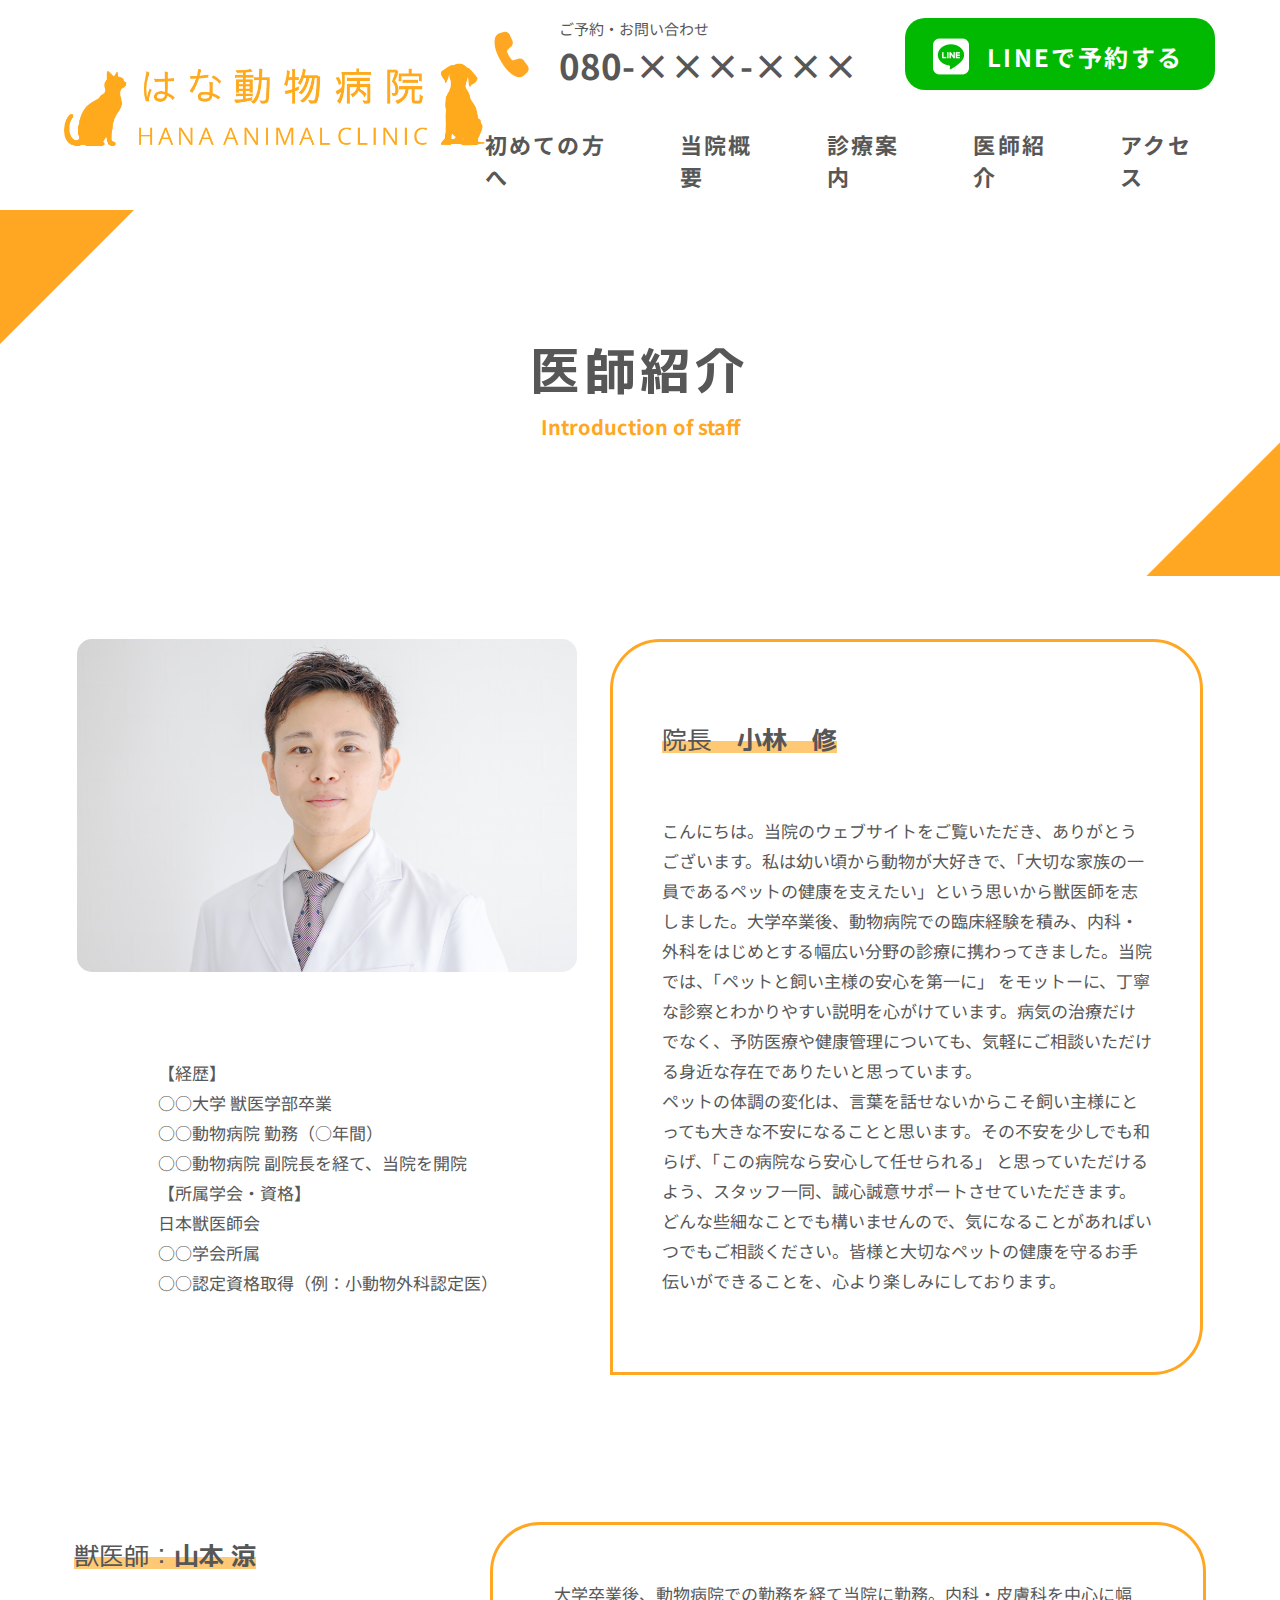
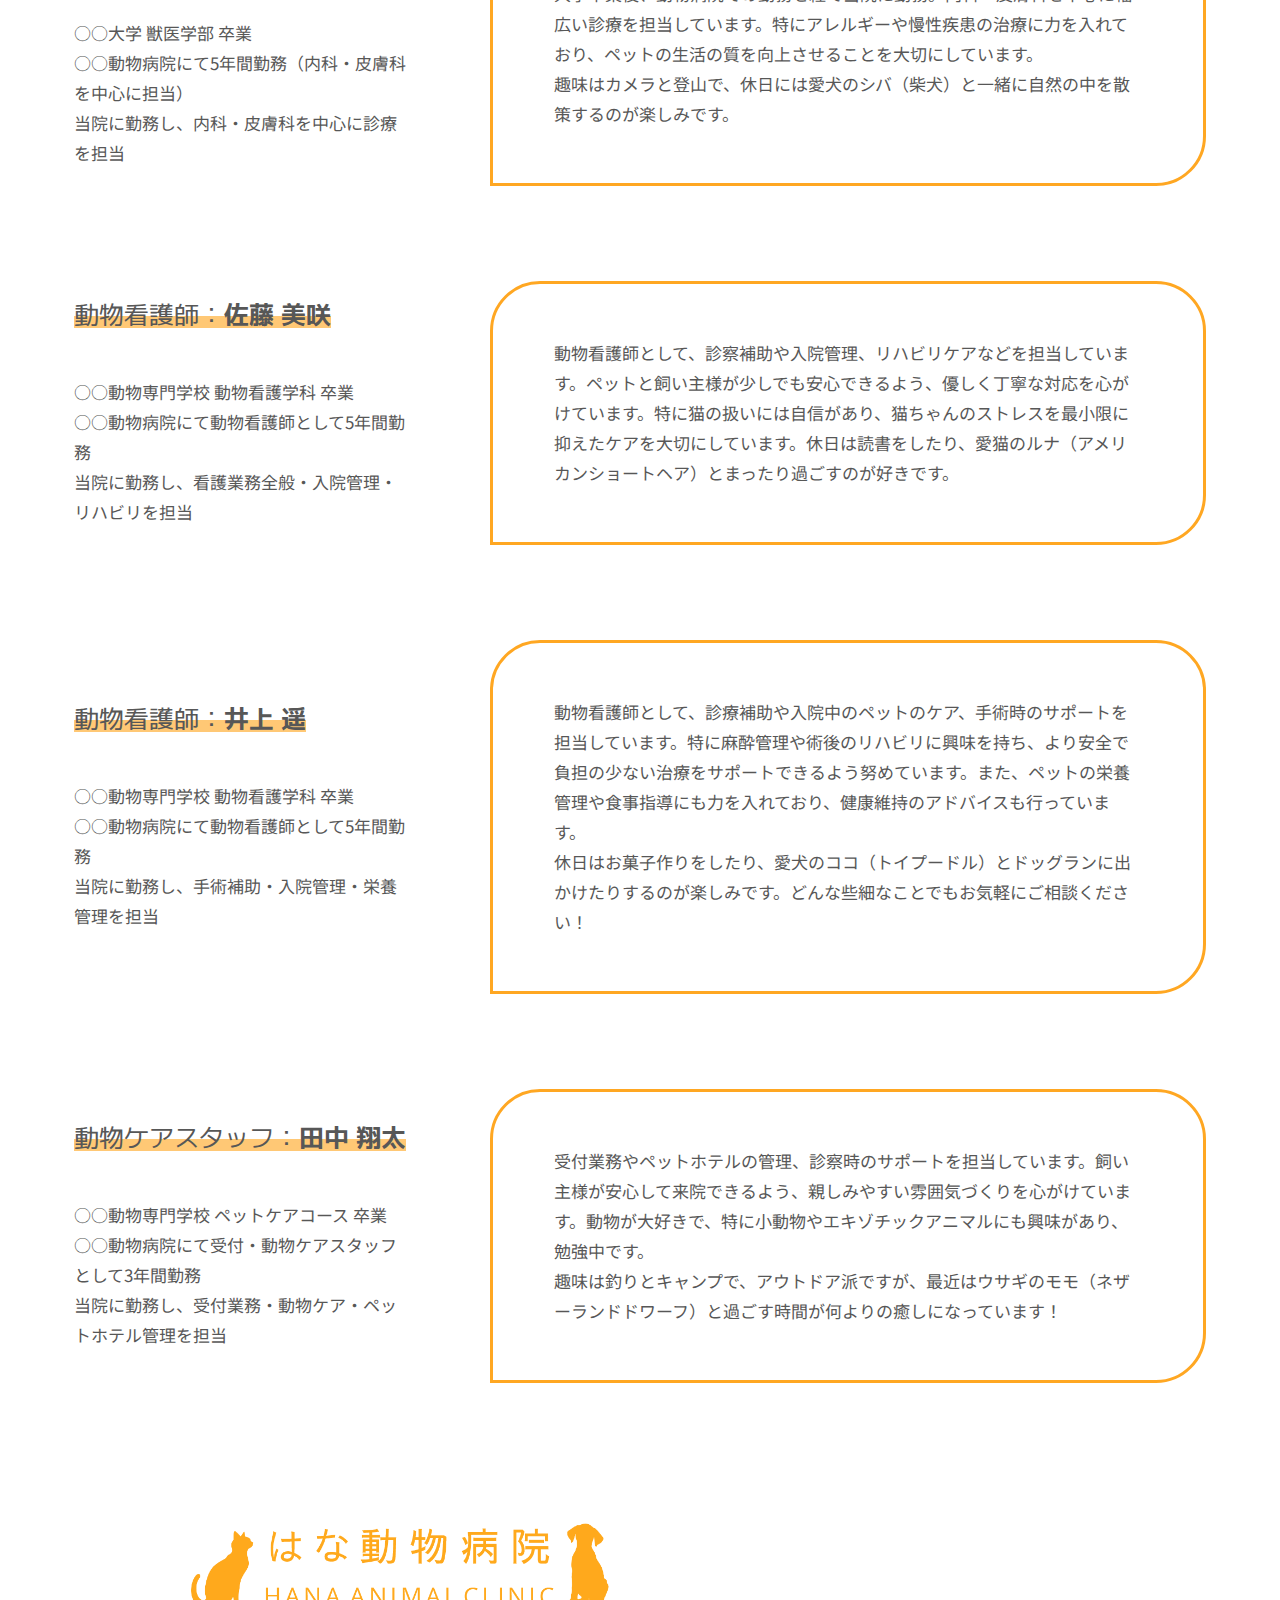
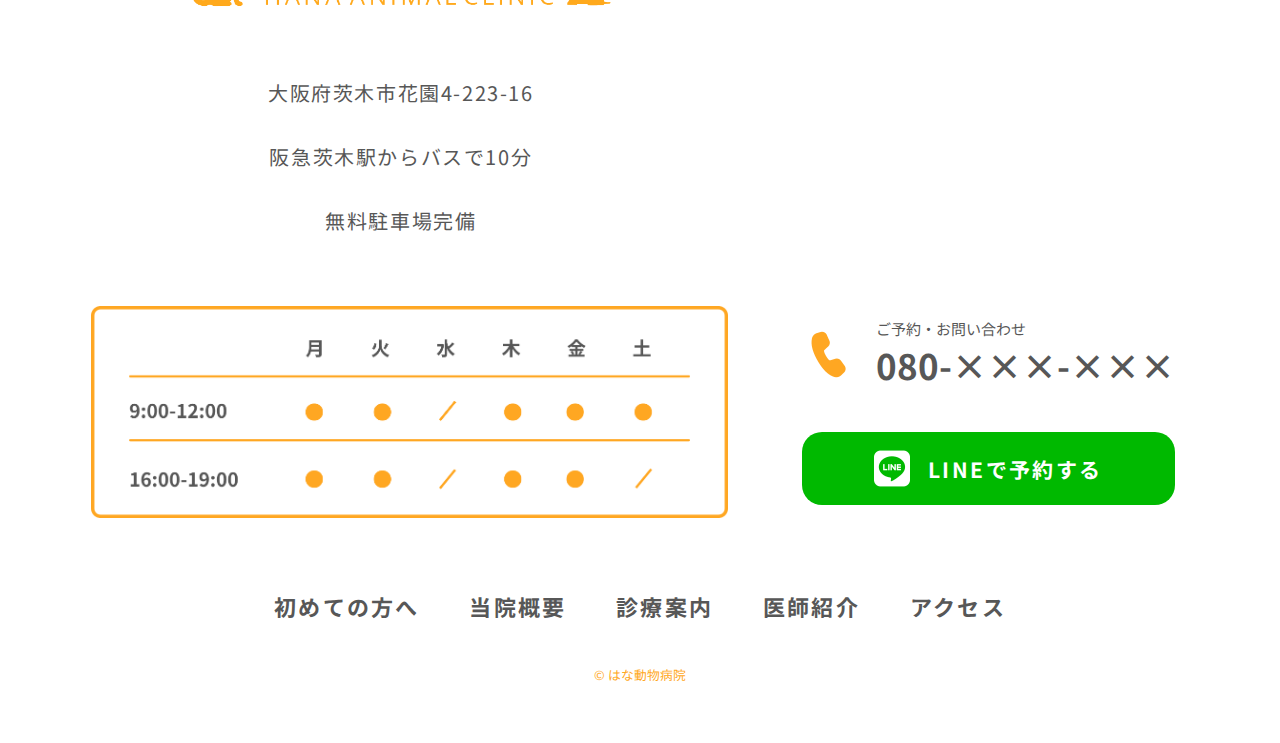
<file: IntroductionOfStaff.html>
<!DOCTYPE html>
<html lang="ja">
<head>
    <meta charset="UTF-8">
    <meta name="viewport" content="width=device-width, initial-scale=1.0">
    <title>はな動物病院</title>

    <!-- web font -->
    <link rel="preconnect" href="https://fonts.googleapis.com">
    <link rel="preconnect" href="https://fonts.gstatic.com" crossorigin>
    <link href="https://fonts.googleapis.com/css2?family=Noto+Sans+JP&display=swap" rel="stylesheet">
    <link href="https://fonts.googleapis.com/css2?family=Noto+Sans+JP:wght@700&display=swap" rel="stylesheet">
    <link href="https://fonts.googleapis.com/css2?family=M+PLUS+1&family=Noto+Sans+JP:wght@700&display=swap" rel="stylesheet">
    <link href="https://fonts.googleapis.com/css2?family=M+PLUS+1:wght@700&family=Noto+Sans+JP:wght@700&display=swap" rel="stylesheet">

    <!-- css -->
    <link rel="stylesheet" href="assets/css/destyle.min.css">
    <link rel="stylesheet" href="assets/css/common.css">
    <link rel="stylesheet" href="assets/css/IntroductionOfStaff.css">
</head>
<body>
    <div class="container">
        <header class="header">
            <h1 class="header__topic"><a href="index.html"><img src="assets/images/animalClinic_logo.png" alt="はな動物病院"></a></h1>
            <nav class="nav">
                <div class="nav__header">
                    <img class="nav__topic" src="assets/images/animalClinic_logo.png" alt="はな動物病院">
                    <img class="nav__close" src="assets/images/icon_close.png" alt="">
                </div>
                <div class="pc__headerItems">
                    <div class="part__call__pc">
                        <img class="icon__call__pc" src="assets/images/icon_call.png" alt="">
                        <div class="parts__call__texts__pc">
                            <p class="call__text01__pc">ご予約・お問い合わせ</p>
                            <p class="call__text02__pc">080-×××-×××</p>
                        </div>
                    </div>
                    <p class="line__btn__pc"><a href="reservation.html">LINEで予約する</a></p>
                </div>
                <ul class="nav__list">
                    <li class="nav__item"><a href="index.html">トップ</a></li>
                    <li class="nav__item"><a href="forFirstVisitor.html">初めての方へ</a></li>
                    <li class="nav__item"><a href="aboutUs.html">当院概要</a></li>
                    <li class="nav__item"><a href="medicalTreatmentGuide.html">診療案内</a></li>
                    <li class="nav__item"><a href="IntroductionOfStaff.html">医師紹介</a></li>
                    <li class="nav__item"><a href="access.html">アクセス</a></li>
                </ul>
                <div class="part__call">
                    <img class="icon__call" src="assets/images/icon_call.png" alt="">
                    <div class="parts__call__texts">
                        <p class="call__text01">ご予約・お問い合わせ</p>
                        <p class="call__text02">080-×××-×××</p>
                    </div>
                </div>
                <p class="line__btn"><a href="reservation.html">LINEで予約する</a></p>
            </nav>
            <img class="icon__menu" src="assets/images/icon_menu.png" alt="">
        </header>
        <main>
            <!-- ページタイトル -->
            <section class="page__topic">
                <h2 class="page__topicH2">医師紹介</h2>
                <p class="page__topicP">Introduction of staff</p>
            </section>
            <!-- 院長自己紹介 -->
            <section class="introduction__director">
                <div class="introduction__director__imgAndCareer">
                    <img class="introduction__director__img" src="assets/images/img_director.jpg" alt="院長">
                    <p class="introduction__director__career__pc">【経歴】<br>○○大学 獣医学部卒業<br>○○動物病院 勤務（○年間）<br>○○動物病院 副院長を経て、当院を開院<br>【所属学会・資格】<br>日本獣医師会<br>○○学会所属<br>○○認定資格取得（例：小動物外科認定医）</p>
                </div>
                <div class="introduction__director__container">
                    <h3 class="introduction__director__name">院長　<span>小林　修</span></h3>
                    <p class="introduction__director__career__sp">【経歴】<br>○○大学 獣医学部卒業<br>○○動物病院 勤務（○年間）<br>○○動物病院 副院長を経て、当院を開院<br>【所属学会・資格】<br>日本獣医師会<br>○○学会所属<br>○○認定資格取得（例：小動物外科認定医）</p>
                    <p class="introduction__director__txt">こんにちは。当院のウェブサイトをご覧いただき、ありがとうございます。私は幼い頃から動物が大好きで、「大切な家族の一員であるペットの健康を支えたい」という思いから獣医師を志しました。大学卒業後、動物病院での臨床経験を積み、内科・外科をはじめとする幅広い分野の診療に携わってきました。当院では、「ペットと飼い主様の安心を第一に」 をモットーに、丁寧な診察とわかりやすい説明を心がけています。病気の治療だけでなく、予防医療や健康管理についても、気軽にご相談いただける身近な存在でありたいと思っています。<br>ペットの体調の変化は、言葉を話せないからこそ飼い主様にとっても大きな不安になることと思います。その不安を少しでも和らげ、「この病院なら安心して任せられる」 と思っていただけるよう、スタッフ一同、誠心誠意サポートさせていただきます。<br>どんな些細なことでも構いませんので、気になることがあればいつでもご相談ください。皆様と大切なペットの健康を守るお手伝いができることを、心より楽しみにしております。</p>
                </div>
            </section>
            <!-- スタッフ自己紹介 -->
            <section class="introduction__staff">
                <div class="introduction__staff__flexContainer">
                    <div class="introduction__staff__nameAndCareer">
                        <h3 class="introduction__staff__name__pc">獣医師：<span>山本 涼</span></h3>
                        <p class="introduction__staff__career__pc">○○大学 獣医学部 卒業<br>○○動物病院にて5年間勤務（内科・皮膚科を中心に担当）<br>当院に勤務し、内科・皮膚科を中心に診療を担当</p>
                    </div>
                    <div class="introduction__staff__container">
                        <h3 class="introduction__staff__name__sp">獣医師：<span>山本 涼</span></h3>
                        <p class="introduction__staff__career__sp">○○大学 獣医学部 卒業<br>○○動物病院にて5年間勤務（内科・皮膚科を中心に担当）<br>当院に勤務し、内科・皮膚科を中心に診療を担当</p>
                        <p class="introduction__staff__txt">大学卒業後、動物病院での勤務を経て当院に勤務。内科・皮膚科を中心に幅広い診療を担当しています。特にアレルギーや慢性疾患の治療に力を入れており、ペットの生活の質を向上させることを大切にしています。<br>趣味はカメラと登山で、休日には愛犬のシバ（柴犬）と一緒に自然の中を散策するのが楽しみです。</p>
                    </div>
                </div>
                <div class="introduction__staff__flexContainer">
                    <div class="introduction__staff__nameAndCareer">
                        <h3 class="introduction__staff__name__pc">動物看護師：<span>佐藤 美咲</span></h3>
                        <p class="introduction__staff__career__pc">○○動物専門学校 動物看護学科 卒業<br> ○○動物病院にて動物看護師として5年間勤務<br>当院に勤務し、看護業務全般・入院管理・リハビリを担当</p>
                    </div>
                    <div class="introduction__staff__container">
                        <h3 class="introduction__staff__name__sp">動物看護師：<span>佐藤 美咲</span></h3>
                        <p class="introduction__staff__career__sp">○○動物専門学校 動物看護学科 卒業<br> ○○動物病院にて動物看護師として5年間勤務<br>当院に勤務し、看護業務全般・入院管理・リハビリを担当</p>
                        <p class="introduction__staff__txt">動物看護師として、診察補助や入院管理、リハビリケアなどを担当しています。ペットと飼い主様が少しでも安心できるよう、優しく丁寧な対応を心がけています。特に猫の扱いには自信があり、猫ちゃんのストレスを最小限に抑えたケアを大切にしています。休日は読書をしたり、愛猫のルナ（アメリカンショートヘア）とまったり過ごすのが好きです。</p>
                    </div>
                </div>
                <div class="introduction__staff__flexContainer">
                    <div class="introduction__staff__nameAndCareer">
                        <h3 class="introduction__staff__name__pc">動物看護師：<span>井上 遥</span></h3>
                        <p class="introduction__staff__career__pc">○○動物専門学校 動物看護学科 卒業<br> ○○動物病院にて動物看護師として5年間勤務<br> 当院に勤務し、手術補助・入院管理・栄養管理を担当</p>
                    </div>
                    <div class="introduction__staff__container">
                        <h3 class="introduction__staff__name__sp">動物看護師：<span>井上 遥</span></h3>
                        <p class="introduction__staff__career__sp">○○動物専門学校 動物看護学科 卒業<br> ○○動物病院にて動物看護師として5年間勤務<br> 当院に勤務し、手術補助・入院管理・栄養管理を担当</p>
                        <p class="introduction__staff__txt">動物看護師として、診療補助や入院中のペットのケア、手術時のサポートを担当しています。特に麻酔管理や術後のリハビリに興味を持ち、より安全で負担の少ない治療をサポートできるよう努めています。また、ペットの栄養管理や食事指導にも力を入れており、健康維持のアドバイスも行っています。<br>休日はお菓子作りをしたり、愛犬のココ（トイプードル）とドッグランに出かけたりするのが楽しみです。どんな些細なことでもお気軽にご相談ください！</p>
                    </div>
                </div>
                <div class="introduction__staff__flexContainer">
                    <div class="introduction__staff__nameAndCareer">
                        <h3 class="introduction__staff__name__pc">動物ケアスタッフ：<span>田中 翔太</span></h3>
                        <p class="introduction__staff__career__pc">○○動物専門学校 ペットケアコース 卒業<br>○○動物病院にて受付・動物ケアスタッフとして3年間勤務<br>当院に勤務し、受付業務・動物ケア・ペットホテル管理を担当</p>
                    </div>
                    <div class="introduction__staff__container">
                        <h3 class="introduction__staff__name__sp">動物ケアスタッフ：<span>田中 翔太</span></h3>
                        <p class="introduction__staff__career__sp">○○動物専門学校 ペットケアコース 卒業<br>○○動物病院にて受付・動物ケアスタッフとして3年間勤務<br>当院に勤務し、受付業務・動物ケア・ペットホテル管理を担当</p>
                        <p class="introduction__staff__txt">受付業務やペットホテルの管理、診察時のサポートを担当しています。飼い主様が安心して来院できるよう、親しみやすい雰囲気づくりを心がけています。動物が大好きで、特に小動物やエキゾチックアニマルにも興味があり、勉強中です。<br>趣味は釣りとキャンプで、アウトドア派ですが、最近はウサギのモモ（ネザーランドドワーフ）と過ごす時間が何よりの癒しになっています！</p>
                    </div>
                </div>
            </section>
        </main>
        <!-- フッター -->
        <footer class="footer">
            <div class="footer__container01">
                <div class="footer__logoAndAccess">
                    <a href="index.html"><img class="footer__topic" src="assets/images/animalClinic_logo.png" alt="はな動物病院"></a>
                    <div class="footer__access">
                        <address class="footer__address">大阪府茨木市花園4-223-16</address>
                        <p class="footer__address">阪急茨木駅からバスで10分</p>
                        <p class="footer__address">無料駐車場完備</p>
                    </div>
                </div>
                <iframe class="footer__googleMap" src="https://www.google.com/maps/embed?pb=!1m18!1m12!1m3!1d3238.9362787553955!2d139.7100065757852!3d35.72778562741517!2m3!1f0!2f0!3f0!3m2!1i1024!2i768!4f13.1!3m3!1m2!1s0x60188d63a1291591%3A0xbc560acde3958afe!2z44OH44K444K_44Or44OP44Oq44Km44OD44OJU1RVRElP5rGg6KKLIGJ5IExJRw!5e0!3m2!1sja!2sjp!4v1744175880071!5m2!1sja!2sjp" width="600" height="450" style="border:0;" allowfullscreen="" loading="lazy" referrerpolicy="no-referrer-when-downgrade"></iframe>
            </div>
            <div class="footer__container02">
                <img class="footer__consultationHours" src="assets/images/img_consultationHours.png" alt="診療時間表">
                <div class="footer__callAndLine">
                    <div class="part__call">
                        <img class="icon__call" src="assets/images/icon_call.png" alt="">
                        <div class="parts__call__texts">
                            <p class="call__text01">ご予約・お問い合わせ</p>
                            <p class="call__text02">080-×××-×××</p>
                        </div>
                    </div>
                    <div class="part__call__pc">
                        <img class="icon__call__pc" src="assets/images/icon_call.png" alt="">
                        <div class="parts__call__texts__pc">
                            <p class="call__text01__pc">ご予約・お問い合わせ</p>
                            <p class="call__text02__pc">080-×××-×××</p>
                        </div>
                    </div>
                    <p class="footer__lineBtn"><a href="reservation.html">LINEで予約する</a></p>
                </div>
            </div>
            <ul class="footer__nav">
                <li class="footer__navItem"><a href="forFirstVisitor.html">初めての方へ</a></li>
                <li class="footer__navItem"><a href="aboutUs.html">当院概要</a></li>
                <li class="footer__navItem"><a href="medicalTreatmentGuide.html">診療案内</a></li>
                <li class="footer__navItem"><a href="IntroductionOfStaff.html">医師紹介</a></li>
                <li class="footer__navItem"><a href="access.html">アクセス</a></li>
            </ul>
            <p class="copy"><small>&copy; はな動物病院</small></p>
        </footer>
    </div>
    <script src="https://code.jquery.com/jquery-3.7.1.min.js"integrity="sha256-/JqT3SQfawRcv/BIHPThkBvs0OEvtFFmqPF/lYI/Cxo="crossorigin="anonymous"></script>
    <script src="assets/js/main.js"></script>
</body>
</html>
</file>
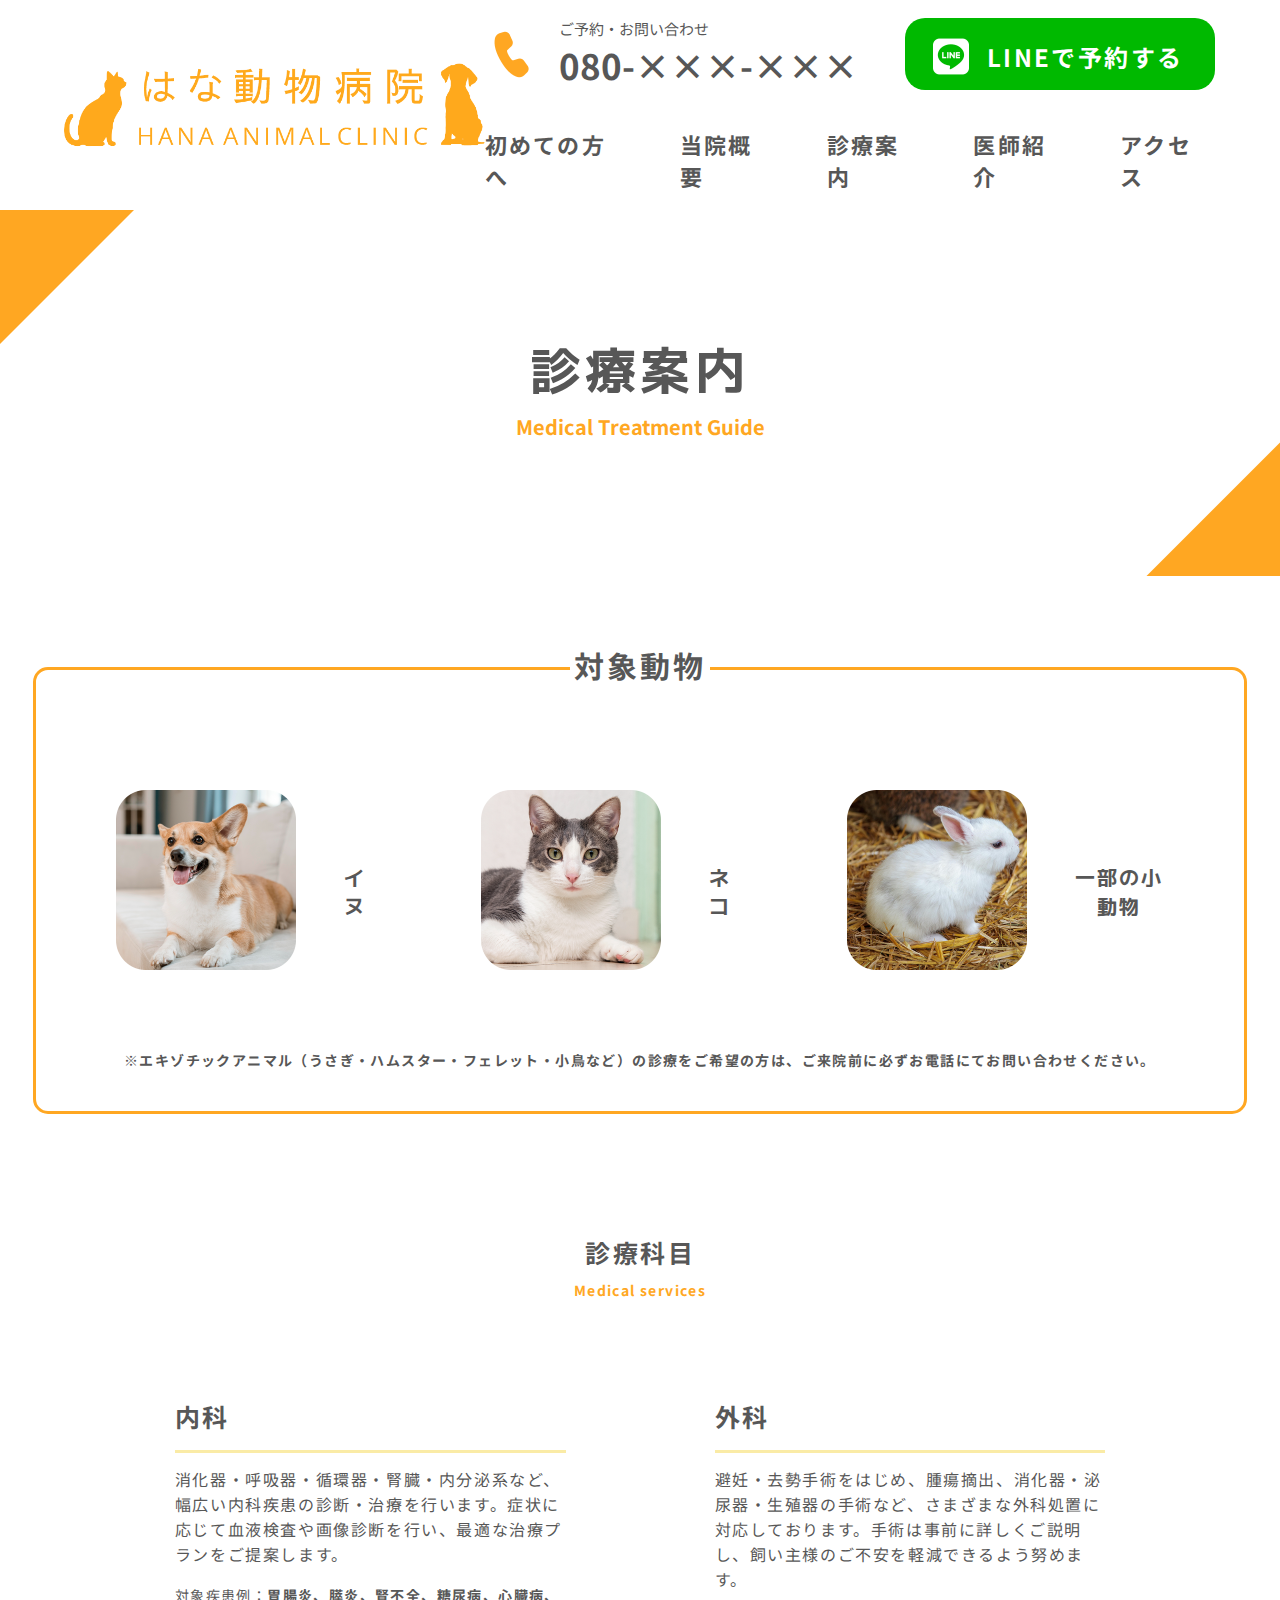
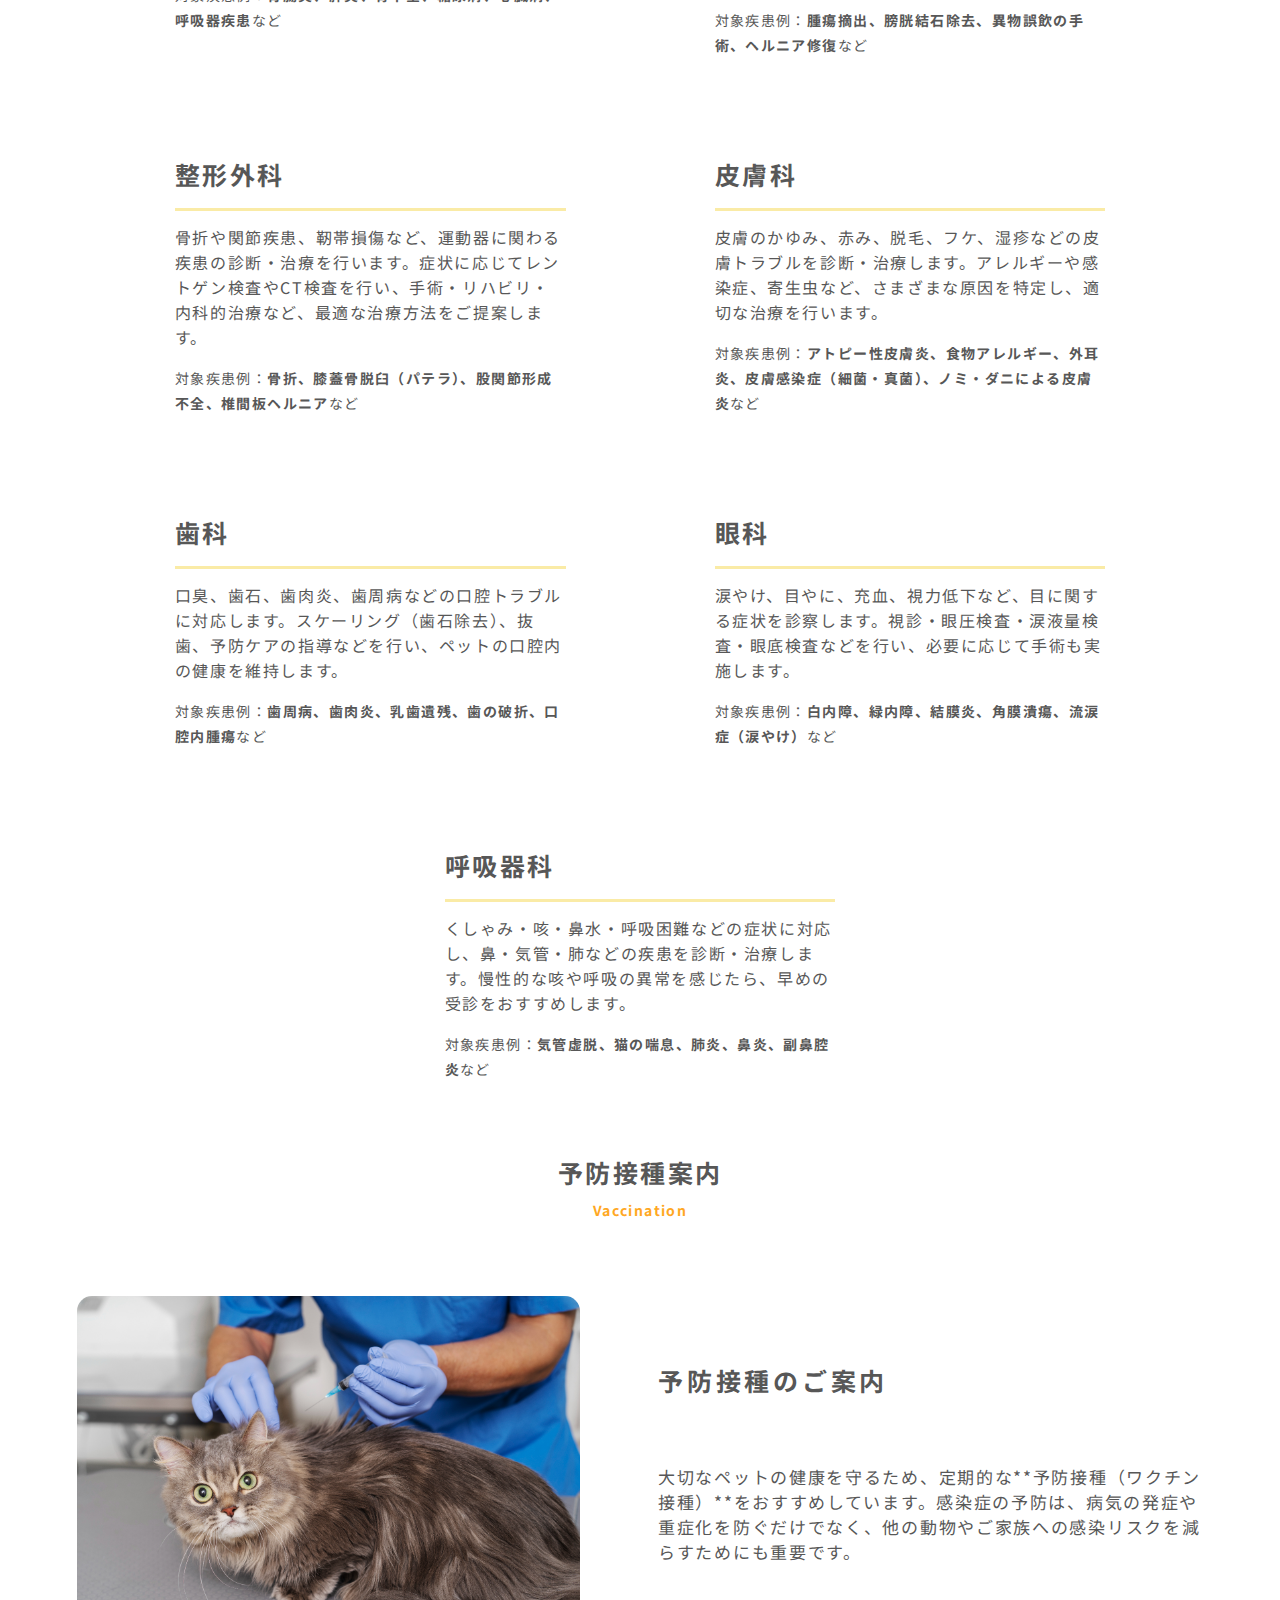
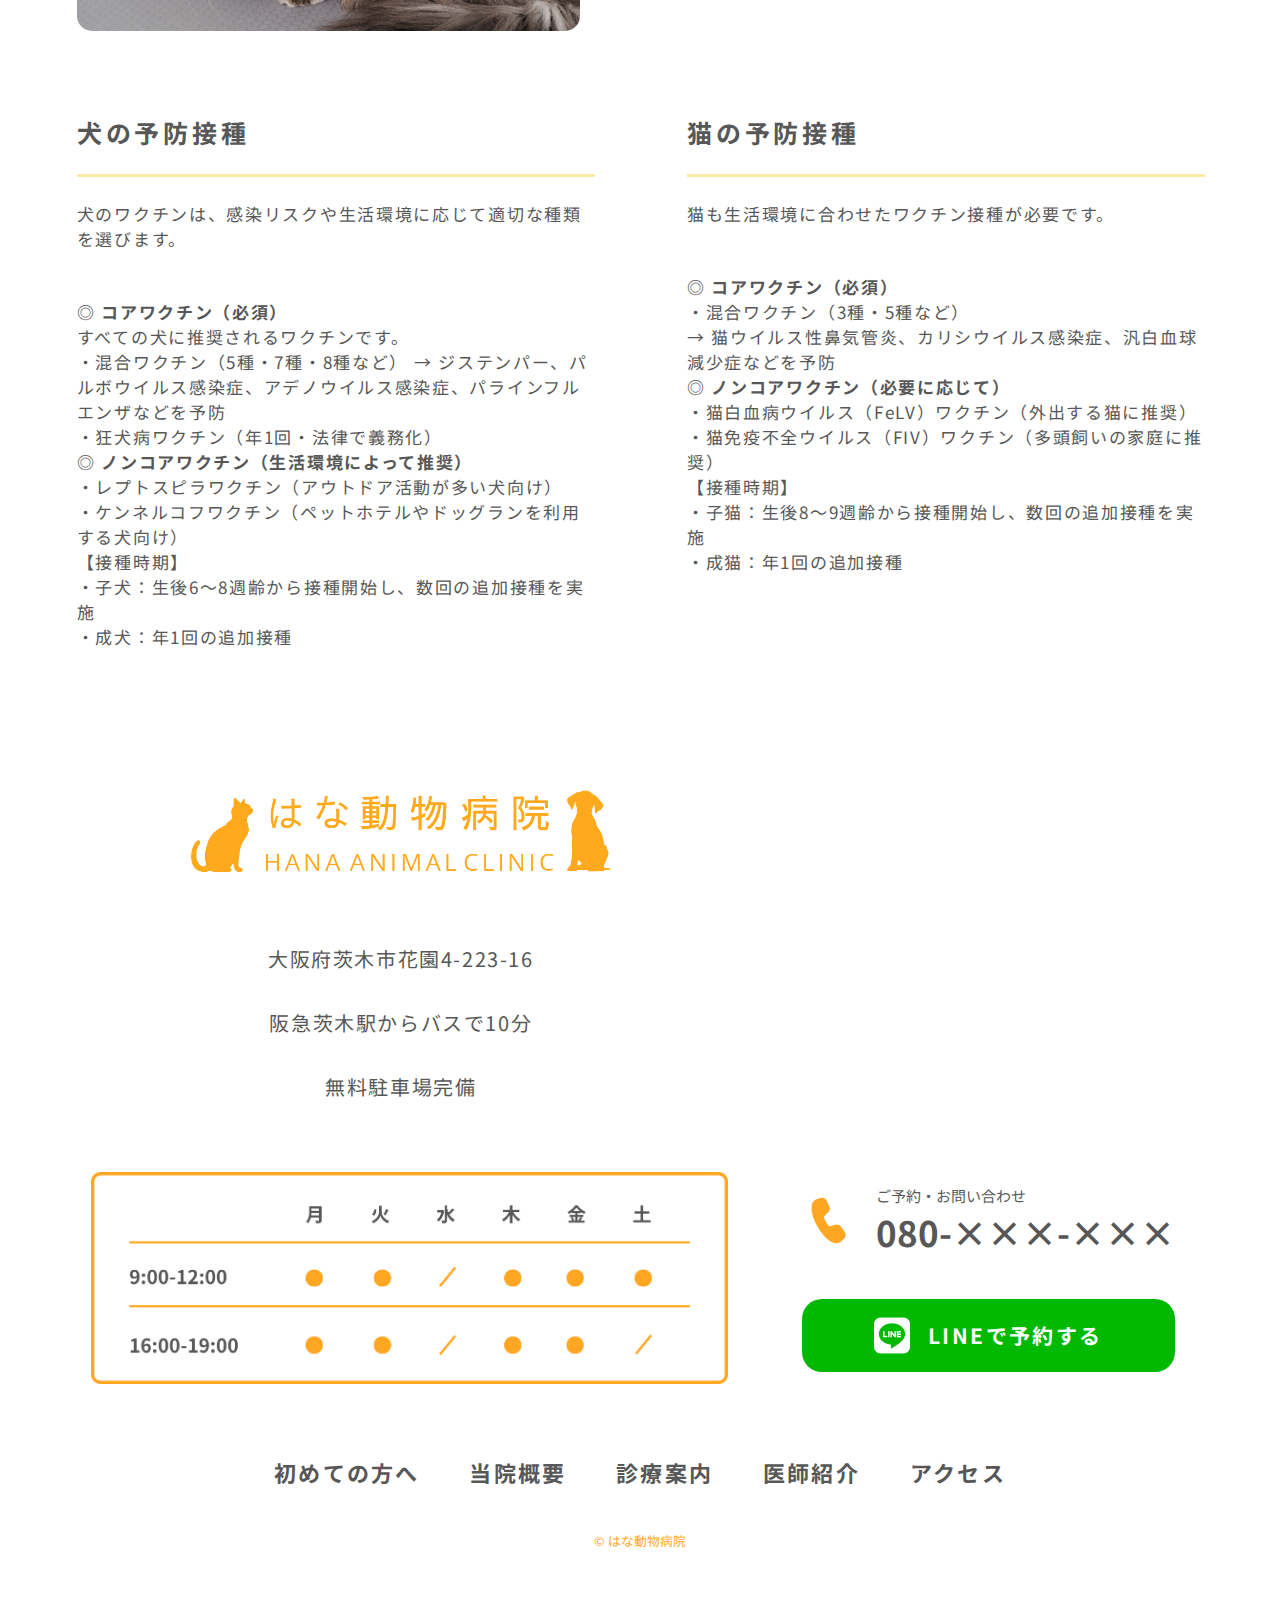
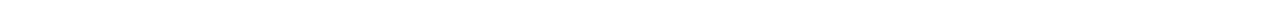
<file: medicalTreatmentGuide.html>
<!DOCTYPE html>
<html lang="ja">
<head>
    <meta charset="UTF-8">
    <meta name="viewport" content="width=device-width, initial-scale=1.0">
    <title>はな動物病院</title>

    <!-- web font -->
    <link rel="preconnect" href="https://fonts.googleapis.com">
    <link rel="preconnect" href="https://fonts.gstatic.com" crossorigin>
    <link href="https://fonts.googleapis.com/css2?family=Noto+Sans+JP&display=swap" rel="stylesheet">
    <link href="https://fonts.googleapis.com/css2?family=Noto+Sans+JP:wght@700&display=swap" rel="stylesheet">
    <link href="https://fonts.googleapis.com/css2?family=M+PLUS+1&family=Noto+Sans+JP:wght@700&display=swap" rel="stylesheet">
    <link href="https://fonts.googleapis.com/css2?family=M+PLUS+1:wght@700&family=Noto+Sans+JP:wght@700&display=swap" rel="stylesheet">

    <!-- css -->
    <link rel="stylesheet" href="assets/css/destyle.min.css">
    <link rel="stylesheet" href="assets/css/common.css">
    <link rel="stylesheet" href="assets/css/medicalTreatmentGuide.css">
</head>
<body>
    <div class="container">
        <header class="header">
            <h1 class="header__topic"><a href="index.html"><img src="assets/images/animalClinic_logo.png" alt="はな動物病院"></a></h1>
            <nav class="nav">
                <div class="nav__header">
                    <img class="nav__topic" src="assets/images/animalClinic_logo.png" alt="はな動物病院">
                    <img class="nav__close" src="assets/images/icon_close.png" alt="">
                </div>
                <div class="pc__headerItems">
                    <div class="part__call__pc">
                        <img class="icon__call__pc" src="assets/images/icon_call.png" alt="">
                        <div class="parts__call__texts__pc">
                            <p class="call__text01__pc">ご予約・お問い合わせ</p>
                            <p class="call__text02__pc">080-×××-×××</p>
                        </div>
                    </div>
                    <p class="line__btn__pc"><a href="reservation.html">LINEで予約する</a></p>
                </div>
                <ul class="nav__list">
                    <li class="nav__item"><a href="index.html">トップ</a></li>
                    <li class="nav__item"><a href="forFirstVisitor.html">初めての方へ</a></li>
                    <li class="nav__item"><a href="aboutUs.html">当院概要</a></li>
                    <li class="nav__item"><a href="medicalTreatmentGuide.html">診療案内</a></li>
                    <li class="nav__item"><a href="IntroductionOfStaff.html">医師紹介</a></li>
                    <li class="nav__item"><a href="access.html">アクセス</a></li>
                </ul>
                <div class="part__call">
                    <img class="icon__call" src="assets/images/icon_call.png" alt="">
                    <div class="parts__call__texts">
                        <p class="call__text01">ご予約・お問い合わせ</p>
                        <p class="call__text02">080-×××-×××</p>
                    </div>
                </div>
                <p class="line__btn"><a href="reservation.html">LINEで予約する</a></p>
            </nav>
            <img class="icon__menu" src="assets/images/icon_menu.png" alt="">
        </header>
        <main>
            <!-- ページタイトル -->
            <section class="page__topic">
                <h2 class="page__topicH2">診療案内</h2>
                <p class="page__topicP">Medical Treatment Guide</p>
            </section>
            <!-- 対象動物 -->
            <section class="animalsWeTreat">
                <div  class="animalsWeTreat__topic">対象動物</div>
                <div class="animalsWeTreat__container">
                    <div class="animalsWeTreat__animals">
                        <div class="animalsWeTreat__animal">
                            <img class="animal__img" src="assets/images/img__dog.png" alt="イヌ">
                            <p class="animal__name">イヌ</p>
                        </div>
                        <div class="animalsWeTreat__animal">
                            <img class="animal__img" src="assets/images/img__cat.png" alt="ネコ">
                            <p class="animal__name">ネコ</p>
                        </div>
                        <div class="animalsWeTreat__animal">
                            <img class="animal__img" src="assets/images/img__rabbit.png" alt="小動物">
                            <p class="animal__name">一部の小動物</p>
                        </div>
                    </div>
                    <p class="animalsWeTreat__attention">※エキゾチックアニマル（うさぎ・ハムスター・フェレット・小鳥など）の診療をご希望の方は、ご来院前に必ずお電話にてお問い合わせください。</p>
                </div>
            </section>
            <!-- 診療科目 -->
            <section class="medicalServices">
                <h2 class="section__topic">診療科目</h2>
                <p class="section__subTopic">Medical services</p>
                <div class="medicalServices__container">
                    <div class="medicalServices__item">
                        <h3 class="medicalServices__txt01">内科</h3>
                        <hr class="medicalServices__border">
                        <p class="medicalServices__txt02">消化器・呼吸器・循環器・腎臓・内分泌系など、幅広い内科疾患の診断・治療を行います。症状に応じて血液検査や画像診断を行い、最適な治療プランをご提案します。</p>
                        <p class="medicalServices__txt03"><span>対象疾患例：</span>胃腸炎、膵炎、腎不全、糖尿病、心臓病、呼吸器疾患<span>など</span></p>
                    </div>
                    <div class="medicalServices__item">
                        <h3 class="medicalServices__txt01">外科</h3>
                        <hr class="medicalServices__border">
                        <p class="medicalServices__txt02">避妊・去勢手術をはじめ、腫瘍摘出、消化器・泌尿器・生殖器の手術など、さまざまな外科処置に対応しております。手術は事前に詳しくご説明し、飼い主様のご不安を軽減できるよう努めます。</p>
                        <p class="medicalServices__txt03"><span>対象疾患例：</span>腫瘍摘出、膀胱結石除去、異物誤飲の手術、ヘルニア修復<span>など</span></p>
                    </div>
                    <div class="medicalServices__item">
                        <h3 class="medicalServices__txt01">整形外科</h3>
                        <hr class="medicalServices__border">
                        <p class="medicalServices__txt02">骨折や関節疾患、靭帯損傷など、運動器に関わる疾患の診断・治療を行います。症状に応じてレントゲン検査やCT検査を行い、手術・リハビリ・内科的治療など、最適な治療方法をご提案します。</p>
                        <p class="medicalServices__txt03"><span>対象疾患例：</span>骨折、膝蓋骨脱臼（パテラ）、股関節形成不全、椎間板ヘルニア<span>など</span></p>
                    </div>
                    <div class="medicalServices__item">
                        <h3 class="medicalServices__txt01">皮膚科</h3>
                        <hr class="medicalServices__border">
                        <p class="medicalServices__txt02">皮膚のかゆみ、赤み、脱毛、フケ、湿疹などの皮膚トラブルを診断・治療します。アレルギーや感染症、寄生虫など、さまざまな原因を特定し、適切な治療を行います。</p>
                        <p class="medicalServices__txt03"><span>対象疾患例：</span>アトピー性皮膚炎、食物アレルギー、外耳炎、皮膚感染症（細菌・真菌）、ノミ・ダニによる皮膚炎<span>など</span></p>
                    </div>
                    <div class="medicalServices__item">
                        <h3 class="medicalServices__txt01">歯科</h3>
                        <hr class="medicalServices__border">
                        <p class="medicalServices__txt02">口臭、歯石、歯肉炎、歯周病などの口腔トラブルに対応します。スケーリング（歯石除去）、抜歯、予防ケアの指導などを行い、ペットの口腔内の健康を維持します。</p>
                        <p class="medicalServices__txt03"><span>対象疾患例：</span>歯周病、歯肉炎、乳歯遺残、歯の破折、口腔内腫瘍<span>など</span></p>
                    </div>
                    <div class="medicalServices__item">
                        <h3 class="medicalServices__txt01">眼科</h3>
                        <hr class="medicalServices__border">
                        <p class="medicalServices__txt02">涙やけ、目やに、充血、視力低下など、目に関する症状を診察します。視診・眼圧検査・涙液量検査・眼底検査などを行い、必要に応じて手術も実施します。</p>
                        <p class="medicalServices__txt03"><span>対象疾患例：</span>白内障、緑内障、結膜炎、角膜潰瘍、流涙症（涙やけ）<span>など</span></p>
                    </div>
                    <div class="medicalServices__item">
                        <h3 class="medicalServices__txt01">呼吸器科</h3>
                        <hr class="medicalServices__border">
                        <p class="medicalServices__txt02">くしゃみ・咳・鼻水・呼吸困難などの症状に対応し、鼻・気管・肺などの疾患を診断・治療します。慢性的な咳や呼吸の異常を感じたら、早めの受診をおすすめします。</p>
                        <p class="medicalServices__txt03"><span>対象疾患例：</span>気管虚脱、猫の喘息、肺炎、鼻炎、副鼻腔炎<span>など</span></p>
                    </div>
                </div>
            </section>
            <!-- 予防接種案内 -->
            <section class="vaccination">
                <h2 class="section__topic">予防接種案内</h2>
                <p class="section__subTopic">Vaccination</p>
                <div class="vaccination__guidance">
                    <img class="vaccination__guidance__img" src="assets/images/img_vaccination.jpg" alt="">
                    <div class="vaccination__guidance__txtBox">
                        <p class="vaccination__guidance__txt01">予防接種のご案内</p>
                        <p class="vaccination__guidance__txt02">大切なペットの健康を守るため、定期的な**予防接種（ワクチン接種）**をおすすめしています。感染症の予防は、病気の発症や重症化を防ぐだけでなく、他の動物やご家族への感染リスクを減らすためにも重要です。</p>
                    </div>
                </div>
                <div class="vaccinationForAnimals">
                    <div class="vaccinationForAnimals__container">
                        <h3 class="vaccinationForAnimals__topic">犬の予防接種</h3>
                        <hr class="vaccinationForAnimals__border">
                        <p class="vaccinationForAnimals__txt01">犬のワクチンは、感染リスクや生活環境に応じて適切な種類を選びます。</p>
                        <p class="vaccinationForAnimals__txt02"><span>◎ コアワクチン（必須）</span><br>すべての犬に推奨されるワクチンです。<br>・混合ワクチン（5種・7種・8種など） → ジステンパー、パルボウイルス感染症、アデノウイルス感染症、パラインフルエンザなどを予防<br>・狂犬病ワクチン（年1回・法律で義務化）<br><span>◎ ノンコアワクチン（生活環境によって推奨）</span><br>・レプトスピラワクチン（アウトドア活動が多い犬向け）<br>・ケンネルコフワクチン（ペットホテルやドッグランを利用する犬向け）<br>【接種時期】<br>・子犬：生後6～8週齢から接種開始し、数回の追加接種を実施<br>・成犬：年1回の追加接種</p>
                    </div>
                    <div class="vaccinationForAnimals__container">
                        <h3 class="vaccinationForAnimals__topic">猫の予防接種</h3>
                        <hr class="vaccinationForAnimals__border">
                        <p class="vaccinationForAnimals__txt01">猫も生活環境に合わせたワクチン接種が必要です。</p>
                        <p class="vaccinationForAnimals__txt02"><span>◎ コアワクチン（必須）</span><br>・混合ワクチン（3種・5種など） <br>→ 猫ウイルス性鼻気管炎、カリシウイルス感染症、汎白血球減少症などを予防<br><span>◎ ノンコアワクチン（必要に応じて）</span><br>・猫白血病ウイルス（FeLV）ワクチン（外出する猫に推奨）<br>・猫免疫不全ウイルス（FIV）ワクチン（多頭飼いの家庭に推奨）<br>【接種時期】<br>・子猫：生後8～9週齢から接種開始し、数回の追加接種を実施<br>・成猫：年1回の追加接種</p>
                    </div>
                </div>
            </section> 
        </main>
        <!-- フッター -->
        <footer class="footer">
            <div class="footer__container01">
                <div class="footer__logoAndAccess">
                    <a href="index.html"><img class="footer__topic" src="assets/images/animalClinic_logo.png" alt="はな動物病院"></a>
                    <div class="footer__access">
                        <address class="footer__address">大阪府茨木市花園4-223-16</address>
                        <p class="footer__address">阪急茨木駅からバスで10分</p>
                        <p class="footer__address">無料駐車場完備</p>
                    </div>
                </div>
                <iframe class="footer__googleMap" src="https://www.google.com/maps/embed?pb=!1m18!1m12!1m3!1d3238.9362787553955!2d139.7100065757852!3d35.72778562741517!2m3!1f0!2f0!3f0!3m2!1i1024!2i768!4f13.1!3m3!1m2!1s0x60188d63a1291591%3A0xbc560acde3958afe!2z44OH44K444K_44Or44OP44Oq44Km44OD44OJU1RVRElP5rGg6KKLIGJ5IExJRw!5e0!3m2!1sja!2sjp!4v1744175880071!5m2!1sja!2sjp" width="600" height="450" style="border:0;" allowfullscreen="" loading="lazy" referrerpolicy="no-referrer-when-downgrade"></iframe>
            </div>
            <div class="footer__container02">
                <img class="footer__consultationHours" src="assets/images/img_consultationHours.png" alt="診療時間表">
                <div class="footer__callAndLine">
                    <div class="part__call">
                        <img class="icon__call" src="assets/images/icon_call.png" alt="">
                        <div class="parts__call__texts">
                            <p class="call__text01">ご予約・お問い合わせ</p>
                            <p class="call__text02">080-×××-×××</p>
                        </div>
                    </div>
                    <div class="part__call__pc">
                        <img class="icon__call__pc" src="assets/images/icon_call.png" alt="">
                        <div class="parts__call__texts__pc">
                            <p class="call__text01__pc">ご予約・お問い合わせ</p>
                            <p class="call__text02__pc">080-×××-×××</p>
                        </div>
                    </div>
                    <p class="footer__lineBtn"><a href="reservation.html">LINEで予約する</a></p>
                </div>
            </div>
            <ul class="footer__nav">
                <li class="footer__navItem"><a href="forFirstVisitor.html">初めての方へ</a></li>
                <li class="footer__navItem"><a href="aboutUs.html">当院概要</a></li>
                <li class="footer__navItem"><a href="medicalTreatmentGuide.html">診療案内</a></li>
                <li class="footer__navItem"><a href="IntroductionOfStaff.html">医師紹介</a></li>
                <li class="footer__navItem"><a href="access.html">アクセス</a></li>
            </ul>
            <p class="copy"><small>&copy; はな動物病院</small></p>
        </footer>
    </div>
    <script src="https://code.jquery.com/jquery-3.7.1.min.js"integrity="sha256-/JqT3SQfawRcv/BIHPThkBvs0OEvtFFmqPF/lYI/Cxo="crossorigin="anonymous"></script>
    <script src="assets/js/main.js"></script>
</body>
</html>
</file>
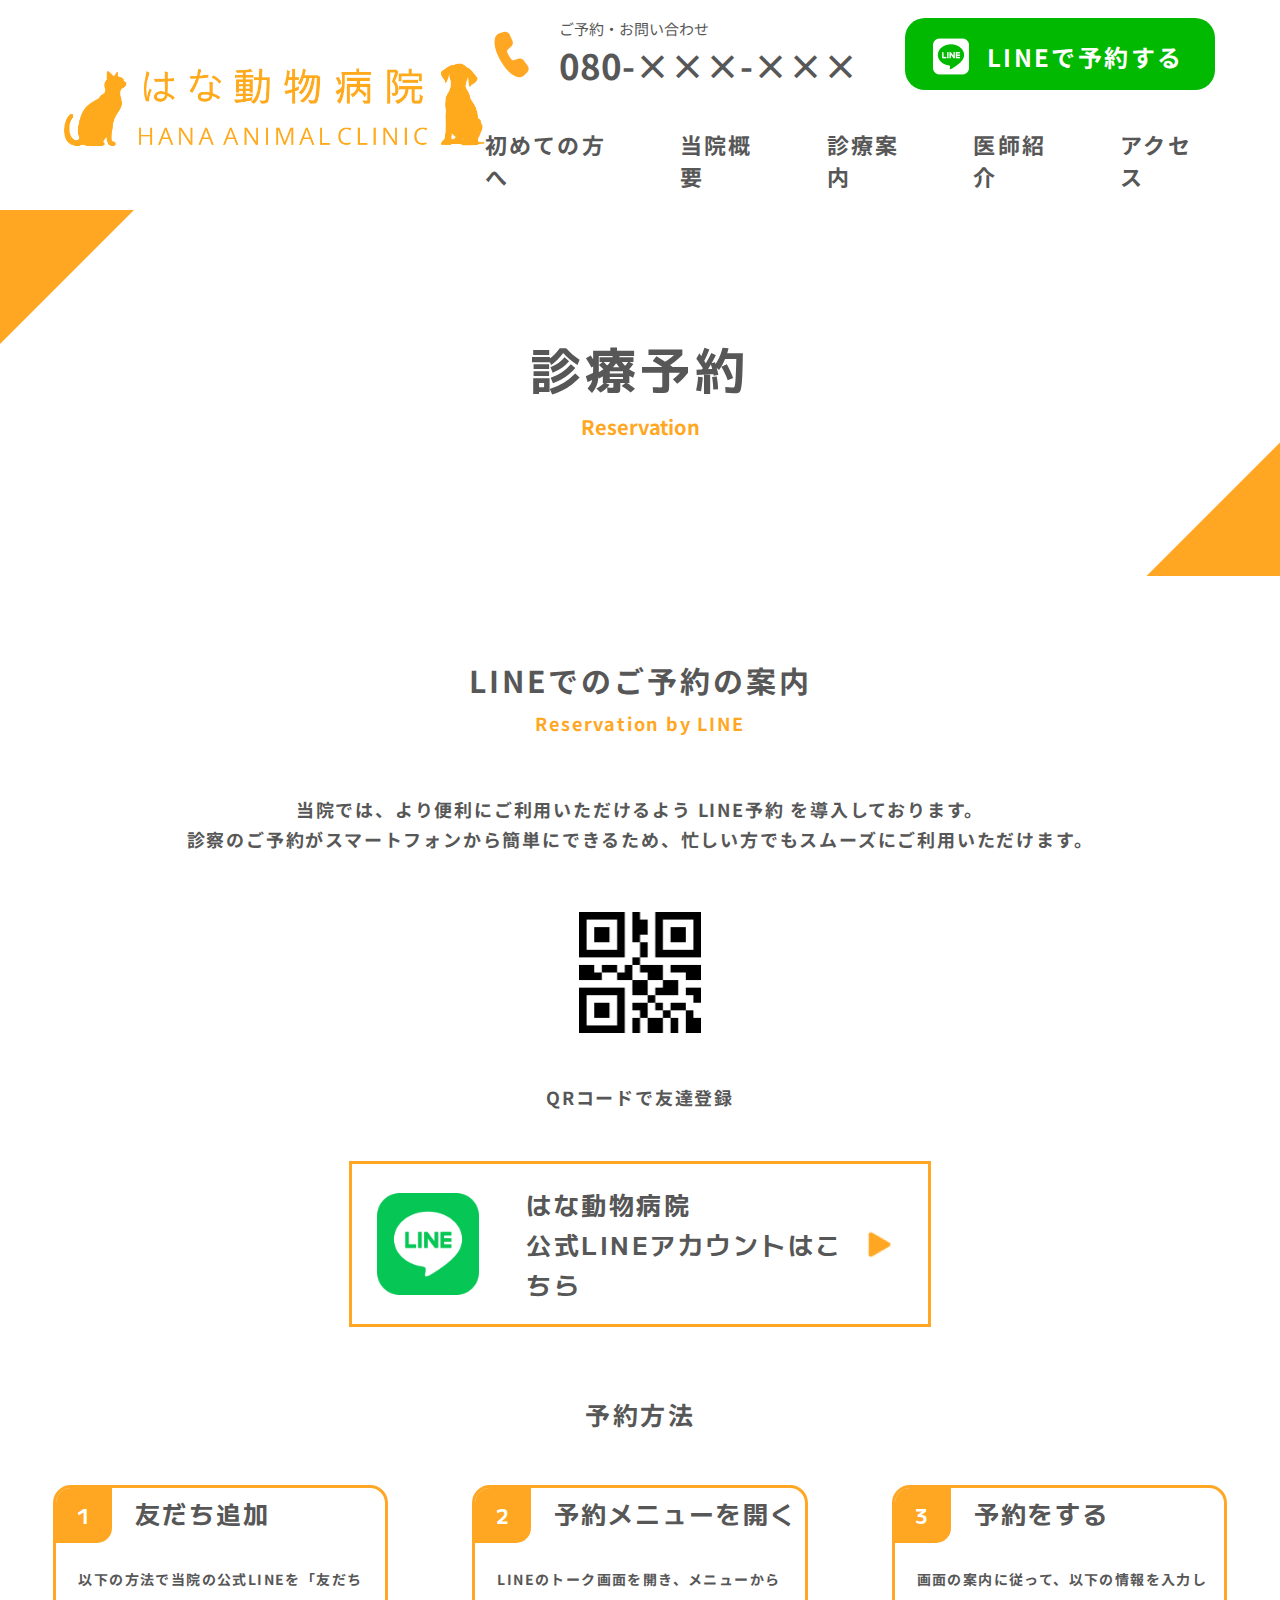
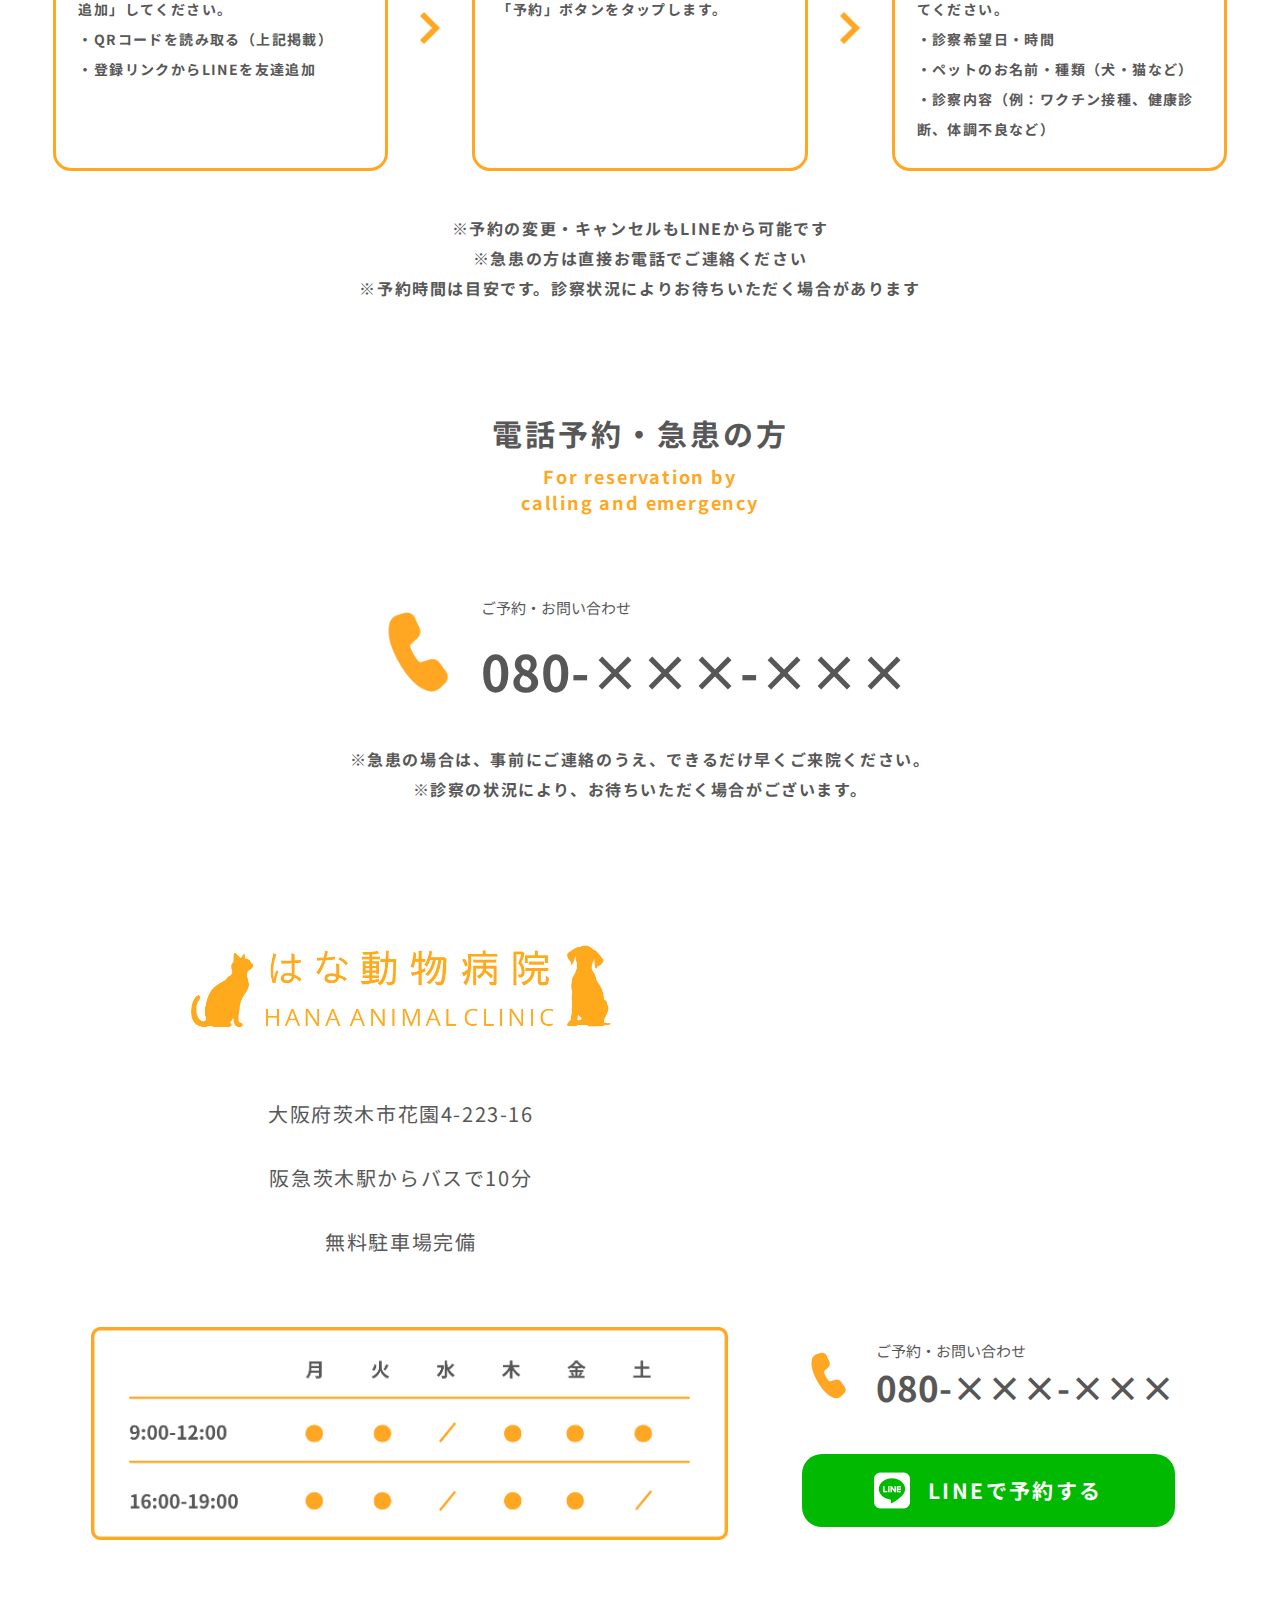
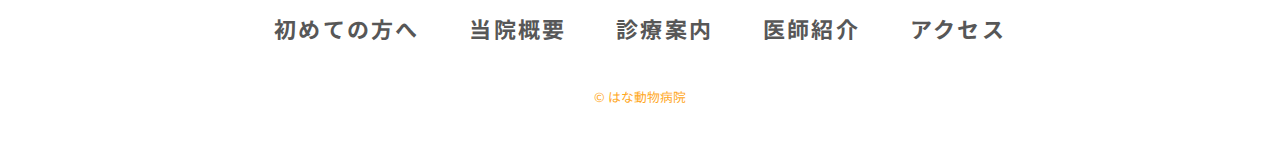
<file: reservation.html>
<!DOCTYPE html>
<html lang="ja">
<head>
    <meta charset="UTF-8">
    <meta name="viewport" content="width=device-width, initial-scale=1.0">
    <title>はな動物病院</title>

    <!-- web font -->
    <link rel="preconnect" href="https://fonts.googleapis.com">
    <link rel="preconnect" href="https://fonts.gstatic.com" crossorigin>
    <link href="https://fonts.googleapis.com/css2?family=Noto+Sans+JP&display=swap" rel="stylesheet">
    <link href="https://fonts.googleapis.com/css2?family=Noto+Sans+JP:wght@700&display=swap" rel="stylesheet">
    <link href="https://fonts.googleapis.com/css2?family=M+PLUS+1&family=Noto+Sans+JP:wght@700&display=swap" rel="stylesheet">
    <link href="https://fonts.googleapis.com/css2?family=M+PLUS+1:wght@700&family=Noto+Sans+JP:wght@700&display=swap" rel="stylesheet">

    <!-- css -->
    <link rel="stylesheet" href="assets/css/destyle.min.css">
    <link rel="stylesheet" href="assets/css/common.css">
    <link rel="stylesheet" href="assets/css/reservation.css">
</head>
<body>
    <div class="container">
        <header class="header">
            <h1 class="header__topic"><a href="index.html"><img src="assets/images/animalClinic_logo.png" alt="はな動物病院"></a></h1>
            <nav class="nav">
                <div class="nav__header">
                    <img class="nav__topic" src="assets/images/animalClinic_logo.png" alt="はな動物病院">
                    <img class="nav__close" src="assets/images/icon_close.png" alt="">
                </div>
                <div class="pc__headerItems">
                    <div class="part__call__pc">
                        <img class="icon__call__pc" src="assets/images/icon_call.png" alt="">
                        <div class="parts__call__texts__pc">
                            <p class="call__text01__pc">ご予約・お問い合わせ</p>
                            <p class="call__text02__pc">080-×××-×××</p>
                        </div>
                    </div>
                    <p class="line__btn__pc"><a href="reservation.html">LINEで予約する</a></p>
                </div>
                <ul class="nav__list">
                    <li class="nav__item"><a href="index.html">トップ</a></li>
                    <li class="nav__item"><a href="forFirstVisitor.html">初めての方へ</a></li>
                    <li class="nav__item"><a href="aboutUs.html">当院概要</a></li>
                    <li class="nav__item"><a href="medicalTreatmentGuide.html">診療案内</a></li>
                    <li class="nav__item"><a href="IntroductionOfStaff.html">医師紹介</a></li>
                    <li class="nav__item"><a href="access.html">アクセス</a></li>
                </ul>
                <div class="part__call">
                    <img class="icon__call" src="assets/images/icon_call.png" alt="">
                    <div class="parts__call__texts">
                        <p class="call__text01">ご予約・お問い合わせ</p>
                        <p class="call__text02">080-×××-×××</p>
                    </div>
                </div>
                <p class="line__btn"><a href="reservation.html">LINEで予約する</a></p>
            </nav>
            <img class="icon__menu" src="assets/images/icon_menu.png" alt="">
        </header>
        <main>
            <!-- ページタイトル -->
            <section class="page__topic">
                <h2 class="page__topicH2">診療予約</h2>
                <p class="page__topicP">Reservation</p>
            </section>
            <!-- LINEでのご予約の案内 -->
            <section class="reservation__line">
                <h2 class="section__topic">LINEでのご予約の案内</h2>
                <p class="section__subTopic">Reservation by LINE</p>
                <p class="reservation__line__howTo">当院では、より便利にご利用いただけるよう LINE予約 を導入しております。<br>診察のご予約がスマートフォンから簡単にできるため、忙しい方でもスムーズにご利用いただけます。</p>
                <img class="qrCode" src="assets/images/icon_qrCode.png" alt="QRコード">
                <p class="qrCode__txt">QRコードで友達登録</p>
                <div class="line__account">
                    <img class="line__account__icon" src="assets/images/LINE_Brand_icon.png" alt="LINEアイコン">
                    <p class="line__account__txt"><a href="#">はな動物病院<br>公式LINEアカウントはこちら</a></p>
                    <img class="line__account__arrow" src="assets/images/raphael_arrowright.png" alt="">
                </div>
            </section>
            <!-- 予約方法 -->
            <section class="reservationMethod">
                <h3 class="reservationMethod__topic">予約方法</h3>
                <div class="reservationMethod__container">
                    <div class="reservationMethod__box">
                        <p class="reservationMethod__box__txt01">友だち追加</p>
                        <p class="reservationMethod__box__txt02">以下の方法で当院の公式LINEを「友だち追加」してください。<br>・QRコードを読み取る（上記掲載）<br>・登録リンクからLINEを友達追加</p>
                    </div>
                    <img class="reservationMethod__arrow__sp" src="assets/images/ep_arrow-down.png" alt="">
                    <img class="reservationMethod__arrow__pc" src="assets/images/icon_arrow-right.png" alt="">
                    <div class="reservationMethod__box">
                        <p class="reservationMethod__box__txt01">予約メニューを開く</p>
                        <p class="reservationMethod__box__txt02">LINEのトーク画面を開き、メニューから「予約」ボタンをタップします。</p>
                    </div>
                    <img class="reservationMethod__arrow__sp" src="assets/images/ep_arrow-down.png" alt="">
                    <img class="reservationMethod__arrow__pc" src="assets/images/icon_arrow-right.png" alt="">
                    <div class="reservationMethod__box">
                        <p class="reservationMethod__box__txt01">予約をする</p>
                        <p class="reservationMethod__box__txt02">画面の案内に従って、以下の情報を入力してください。<br>・診察希望日・時間<br>・ペットのお名前・種類（犬・猫など）<br>・診察内容（例：ワクチン接種、健康診断、体調不良など）</p>
                    </div>
                </div>
                <p class="reservationMethod__attention">※予約の変更・キャンセルもLINEから可能です<br>※急患の方は直接お電話でご連絡ください<br>※予約時間は目安です。診察状況によりお待ちいただく場合があります</p>
            </section> 
            <!-- 電話予約・急患の方 -->
            <section class="callingReservation">
                <h2 class="section__topic">電話予約・急患の方</h2>
                <p class="section__subTopic">For reservation by<br>calling and emergency</p>
                <div class="callingReservation__call">
                    <img class="callingReservation__call__icon" src="assets/images/icon_call.png" alt="">
                    <div class="callingReservation__call__txt">
                        <p class="callingReservation__call__txt01">ご予約・お問い合わせ</p>
                        <p class="callingReservation__call__txt02">080-×××-×××</p>
                    </div>
                </div>
                <p class="callingReservation__attention">※急患の場合は、事前にご連絡のうえ、できるだけ早くご来院ください。<br>※診察の状況により、お待ちいただく場合がございます。</p>
            </section> 
        </main>
        <!-- フッター -->
        <footer class="footer">
            <div class="footer__container01">
                <div class="footer__logoAndAccess">
                    <a href="index.html"><img class="footer__topic" src="assets/images/animalClinic_logo.png" alt="はな動物病院"></a>
                    <div class="footer__access">
                        <address class="footer__address">大阪府茨木市花園4-223-16</address>
                        <p class="footer__address">阪急茨木駅からバスで10分</p>
                        <p class="footer__address">無料駐車場完備</p>
                    </div>
                </div>
                <iframe class="footer__googleMap" src="https://www.google.com/maps/embed?pb=!1m18!1m12!1m3!1d3238.9362787553955!2d139.7100065757852!3d35.72778562741517!2m3!1f0!2f0!3f0!3m2!1i1024!2i768!4f13.1!3m3!1m2!1s0x60188d63a1291591%3A0xbc560acde3958afe!2z44OH44K444K_44Or44OP44Oq44Km44OD44OJU1RVRElP5rGg6KKLIGJ5IExJRw!5e0!3m2!1sja!2sjp!4v1744175880071!5m2!1sja!2sjp" width="600" height="450" style="border:0;" allowfullscreen="" loading="lazy" referrerpolicy="no-referrer-when-downgrade"></iframe>
            </div>
            <div class="footer__container02">
                <img class="footer__consultationHours" src="assets/images/img_consultationHours.png" alt="診療時間表">
                <div class="footer__callAndLine">
                    <div class="part__call">
                        <img class="icon__call" src="assets/images/icon_call.png" alt="">
                        <div class="parts__call__texts">
                            <p class="call__text01">ご予約・お問い合わせ</p>
                            <p class="call__text02">080-×××-×××</p>
                        </div>
                    </div>
                    <div class="part__call__pc">
                        <img class="icon__call__pc" src="assets/images/icon_call.png" alt="">
                        <div class="parts__call__texts__pc">
                            <p class="call__text01__pc">ご予約・お問い合わせ</p>
                            <p class="call__text02__pc">080-×××-×××</p>
                        </div>
                    </div>
                    <p class="footer__lineBtn"><a href="reservation.html">LINEで予約する</a></p>
                </div>
            </div>
            <ul class="footer__nav">
                <li class="footer__navItem"><a href="forFirstVisitor.html">初めての方へ</a></li>
                <li class="footer__navItem"><a href="aboutUs.html">当院概要</a></li>
                <li class="footer__navItem"><a href="medicalTreatmentGuide.html">診療案内</a></li>
                <li class="footer__navItem"><a href="IntroductionOfStaff.html">医師紹介</a></li>
                <li class="footer__navItem"><a href="access.html">アクセス</a></li>
            </ul>
            <p class="copy"><small>&copy; はな動物病院</small></p>
        </footer>
    </div>
    <script src="https://code.jquery.com/jquery-3.7.1.min.js"integrity="sha256-/JqT3SQfawRcv/BIHPThkBvs0OEvtFFmqPF/lYI/Cxo="crossorigin="anonymous"></script>
    <script src="assets/js/main.js"></script>
</body>
</html>
</file>
<file: assets/css/style.css>
@charset "utf-8";

/* =================================
common
=================================== */
:root {
    --main-color:#FFA722;
}

html {
    font-size: 62.5%;
}

body {
    font-family:
        "Noto Sans JP",
        Arial,
        serif;
    color: #575757;
    background-color: #fff;
    font-style: normal;
    font-weight: 400;
}

img {
    max-width: 100%;
    height: auto;
}

/* =================================
header
=================================== */
.header {
    padding: 35px 20px 35px 20px;
}

.header__topic img {
    width: 212px;
    height: auto;
}


/* .nav 初期表示 */
.nav {
    z-index: 100;
    background-color: #fff;
    width: 100%;
    min-height: 100vh;
    position: fixed;
    top: 0;
    left: 0;
    height: 100%;
    overflow-y: scroll;
    padding: 35px 20px 56px 20px;
    transform: translateX(-100%);
    transition: transform 0.4s;
}

.nav.active {
    transform: translateX(0);
}

.nav__topic {
    width: 212px;
    height: auto;
}

.nav__close {
    width: 38px;
    height: auto;
    position: absolute;
    top: 37px;
    right: 5.3%;
}

.pc__headerItems {
    display: none;
}

.nav__list {
    margin-top: 60px;
}

.nav__item {
    font-size: 2.2rem;
    font-weight: 700;
    line-height: normal;
    letter-spacing: 2.2px;

    padding-bottom: 20px;
    background-image: linear-gradient(to right, var(--main-color), var(--main-color) 20px, transparent 20px);
    background-size: 30px 2px;
    background-position: left bottom;
    background-repeat: repeat-x;
    margin-top: 40px;
    display: flex;
    justify-content: space-between;
    align-items: center;
}

.nav__item::after {
    content: '';
    display: inline-block;
    background-image: url(../images/icon_arrowRight.png);
    width: 20px;
    height: 20px;
    background-size: contain;
}

.part__call {
    margin: 48px auto 0;
    display: flex;
    align-items: center;
    justify-content: center;
}

.icon__call {
    width: 48px;
    height: 48px;
}

.parts__call__texts {
    margin-left: 5px;
}

.call__text01 {
    font-size: 1.4rem;
    line-height: normal;
}

.call__text02 {
    font-size: 2.8rem;
    font-weight: 700;
    line-height: normal;
}

.line__btn {
    color: #FFF;
    font-size: 2.1rem;
    font-weight: 700;
    line-height: normal;
    letter-spacing: 2.4px;
    align-items: center;
    justify-content: center;

    margin-top: 40px;
    padding: 16px 28px;
    border-radius: 20px;
    background: #00B900;
    display: flex;
}

.line__btn::before {
    content: '';
    display: inline-block;
    background-image: url(../images/icon_line.png);
    width: 36px;
    height: 41px;
    background-size: contain;
    background-repeat: no-repeat;
    margin-right: 18px;
}

.icon__menu {
    display: block;
    width: 38px;
    height: 38px;
    position: absolute;
    top: 40px;
    right: 20px;
}

.part__call__pc {
    display: none;
}

/* header pcバージョン */
@media screen and (min-width: 769px) {
    .header {
        display: flex;
        align-items: center;
        max-width: 1500px;
        height: 210px;
        padding: 35px 64px;
        justify-content: space-between;
    }

    .header__topic img {
        width: 421px;
        height: auto;
    }

    .nav__header {
        display: none;
    }

    .nav {
        background: transparent;
        width: auto;
        height: auto;
        padding: 0;
        position: static;
        transform: translateX(0);
        min-height: auto;
    }
    
    .nav__list {
        margin-top: 38px;
        display: flex;
        gap: 50px;
    }

    .nav__item:first-of-type {
        display: none;
    }

    .nav__item {
        font-size: 2.2rem;
        font-weight: 700;
        line-height: normal;
        letter-spacing: 2.2px;
    
        padding-bottom: 0;
        background-image: none;
        background-size: 0px;
        background-position: left bottom;
        background-repeat: repeat-x;
        margin-top: 0;
        display: flex;
        justify-content: space-between;
        align-items: center;
    }

    .nav__item::after {
        display: none;
    }

    .pc__headerItems {
        display: flex;
    }

    .part__call__pc {
        margin: 0;
        display: flex;
        align-items: center;
        justify-content: center;   
    }

    .icon__call__pc {
        width: 53px;
        height: 53px;
    }
    
    .parts__call__texts__pc {
        margin-left: 21px;
    }
    
    .call__text01__pc {
        font-size: 1.5rem;
        line-height: normal;
    }
    
    .call__text02__pc {
        font-size: 3.5rem;
        font-weight: 700;
        line-height: normal;
    }

    .part__call,
    .line__btn {
        display: none;
    }

    .line__btn__pc {
        color: #FFF;
        font-size: 2.4rem;
        line-height: normal;
        letter-spacing: 2.4px;
        font-weight: 700;
        align-items: center;
        justify-content: center;
    
        margin-top: 0;
        margin-left: 47px;
        padding: 16px 32px 12px 28px;
        border-radius: 20px;
        background: #00B900;
        display: flex;
    }
    
    .line__btn__pc::before {
        content: '';
        display: inline-block;
        background-image: url(../images/icon_line.png);
        width: 36px;
        height: 41px;
        background-size: contain;
        background-repeat: no-repeat;
        margin-right: 18px;
    }

    .icon__menu {
        display: none;
    }
}/* header pcバージョン */

/* =================================
body
=================================== */
/* メインビジュアル */
.mainVisual__pc {
    display: none;
}

.mainVisual__topic01,
.mainVisual__topic02 {
    color: var(--main-color);
    font-family: "M PLUS 1";
    font-size: 2rem;
    font-weight: 500;
    line-height: normal;
    letter-spacing: 3px;
}

.mainVisual__topic01 {
    margin-top: 15px;
    margin-left: 20.5%;
}

.mainVisual__topic02 {
    margin-top: 9px;
    margin-left: 37.3%;
}

/* メインビジュアル　pc */
@media screen and (min-width: 769px) {
    .section__mainVisual {
        position: relative;
        width: 100%;
        margin: 0 auto;
    }

    .mainVisual__pc {
        display: block;
    }

    .mainVisual__sp {
        display: none;
    }

    .mainVisual__topic01,
    .mainVisual__topic02 {
        font-size: 4rem;
        font-weight: 700;
        letter-spacing: 4px;
        writing-mode:vertical-rl ;
    }

    .mainVisual__topic01 {
        position: absolute;
        top: 161px;
        left: 14%;
        margin-top: 0;
        margin-left: 0;
    }

    .mainVisual__topic02 {
        position: absolute;
        top: 287px;
        left: 8.47%;
        margin-top: 0;
        margin-left: 0;
    }

}/* メインビジュアル　pc */

/* お知らせ */
.section__news {
    padding: 36px 3.73% 50px;
    margin: 39px 6.66%;
    background: #FFF;
    border: solid 3px #FFC875;
    border-radius: 15px;
}

.news__topic {
    font-size: 2rem;
    font-weight: 700;
    line-height: normal;

    text-align: center;
}

.news__date {
    color: var(--main-color);
    font-size: 1.4rem;
    font-weight: 700;
    line-height: normal;   
    
    display: inline-block;
    margin-top: 20px;
}

.news__text {
    font-size: 1.6rem;
    font-weight: 700;
    line-height: normal;
    border-bottom: 1px solid #FFC875;

    display: flex;
    justify-content: space-between;
    margin-top: 16px;
    padding-bottom: 10px;
}

.news__text::after {
    content: '';
    display: inline-block;
    background-image: url(../images/arrowRight_circle.png);
    background-repeat: no-repeat;
    background-size: contain;
    width: 28px;
    height: 28px;
    align-items: center;
}

/* お知らせpcバージョン */
@media screen and (min-width: 769px) {
    .section__news {
        padding: 44px 4.3% 50px;
        margin: 72px 11.1%;
        background: #FFF;
        border: solid 3px #FFC875;
        border-radius: 20px;
    }   
    
    .news__list {
        margin-top: 34px;
    }

    .news__content {
        display: flex;
        align-items: center;
        border-bottom: 1px solid #FFC875;
        padding-bottom: 6px;
    }

    .news__date {
        color: var(--main-color);
        font-size: 1.7rem;
        font-weight: 700;
        line-height: normal; 
        
        display: inline-block;
        margin-top: 0;
    }

    .news__text {
        font-size: 1.6rem;
        font-weight: 700;
        line-height: normal;
        border-bottom: none;
    
        width: 100%;
        display: flex;
        justify-content: space-between;
        margin-top: 16px;
        margin-left: 123px;
        padding-bottom: 0px;
        justify-content: space-between;
    }

    .news__text::after {
        width: 39px;
        height: 39px;
    }
}/* お知らせ pc */

/* ご挨拶 */
.section__greeting {
    padding: 36px 8.8% 50px;
}

.section__topic {
    font-size: 2.5rem;
    font-weight: 700;
    line-height: normal;
    letter-spacing: 2.5px; 

    text-align: center;   
}

.section__subTopic {
    color: var(--main-color);
    font-size: 1.4rem;
    font-weight: 700;
    line-height: normal;
    letter-spacing: 1.4px;
    
    text-align: center;
    margin-top: 10px;
}

.img__director {
    margin-top: 36px;
    border-radius: 15px;
}

.greeting__name01 {
    font-size: 1.6rem;
    font-weight: 700;
    line-height: normal;

    text-align: center;
    margin-top: 22px;
}

.greeting__phrase {
    color: var(--main-color);
    font-family: "M PLUS 1";
    font-size: 2.5rem;
    font-weight: 500;
    line-height: 30px; 
    letter-spacing: 3.75px;    

    text-align: center;
    margin-top: 23px;
}

.greeting__txt {
    font-size: 1.6rem;
    line-height: 25px; /* 156.25% */
    letter-spacing: 1.6px;   

    text-align: center;
    margin-top: 22px;
}

.br__pc {
    display: none;
}

.greeting__name02 {
    font-size: 1.6rem;
    font-weight: 400;
    line-height: 25px; /* 156.25% */
    letter-spacing: 1.6px;

    text-align: center;
    margin-top: 33px;
}

/* ご挨拶 pc */
@media screen and (min-width: 769px) {
    .section__greeting {
        padding: 48px 7.2% 97px;
    }
    
    .section__topic {
        font-size: 3rem;
        letter-spacing: 3px; 
    }
    
    .section__subTopic {
        font-size: 1.8rem;
        letter-spacing: 1.8px;
        
        margin-top: 8px;
    }

    .greeting__container {
        display: flex;
        align-items: center;
        margin-top: 54px;
    }

    .greeting__right {
        margin-left: 90px;
    }

    .img__director {
        margin-top: 0;
    }

    .greeting__phrase {
        font-size: 3.5rem;
        font-weight: 500;
        line-height: 45px; 
        letter-spacing: 5.25px;    
    
        text-align: left;
        margin-top: 0;
    }

    .greeting__txt {
        font-size: 1.7rem;
        line-height: 25px;
        letter-spacing: 1.7px;   
    
        text-align: left;
        margin-top: 32px;
    }

    .br__pc {
        display: block;
    }

    .greeting__name02 {
        font-size: 1.7rem;
        letter-spacing: 1.7px;
    
        text-align: left;
        margin-top: 28px;
    }
}/* ご挨拶 pc */

/* 当院の特徴 */
.section__features {
    padding: 36px 39px;
}

.features__content {
    margin-top: 75px;
    text-align: center;
}

.features__content:first-of-type {
    margin-top: 55px;
}

.features__img {
    position: relative;
    width: 67%;
    height: auto;
    z-index: 20;
    margin-bottom: -100px;
}

.features__box {
    z-index: 10;
    padding: 116px 10% 37px;
    border-radius: 7px;
  
    background-image: repeating-linear-gradient(90deg, #ffa722, #ffa722 20px, transparent 20px, transparent 40px), 
                      repeating-linear-gradient(180deg, #ffa722, #ffa722 20px, transparent 20px, transparent 40px), 
                      repeating-linear-gradient(90deg, #ffa722, #ffa722 20px, transparent 20px, transparent 40px), 
                      repeating-linear-gradient(180deg, #ffa722, #ffa722 20px, transparent 20px, transparent 40px);
    background-position: left top, right top, left bottom, left top;
    background-repeat: repeat-x, repeat-y, repeat-x, repeat-y;
    background-size: 100% 3px, 3px 100%, 100% 3px, 3px 100%;
  
    /* 角を切り取るマスクを適用 */
    /* -webkit-mask-image: radial-gradient(circle, rgba(0, 0, 0, 1) 60%, rgba(0, 0, 0, 0) 100%); */
    /* mask-image: radial-gradient(circle, rgba(0, 0, 0, 1) 60%, rgba(0, 0, 0, 0) 100%); */
}

.features__topic {
    font-family: "M PLUS 1";
    font-size: 2rem;
    font-weight: 700;
    line-height: normal;
    letter-spacing: 2px;  

    background-image: linear-gradient(to right, var(--main-color), var(--main-color) 20px, transparent 20px);
    background-size: 30px 2px;
    background-position: left bottom;
    background-repeat: repeat-x;
    padding-bottom: 12px;
    margin-top: 25px;
}

.features__number {
    color: var(--main-color);
    font-family: "M PLUS 1";
    font-size: 3rem;
    font-weight: 700;
    line-height: normal;
    letter-spacing: 3px;
    
    margin-right: 10px;   
}

.features__txt {
    font-size: 1.7rem;
    line-height: 25px; /* 147.059% */
    letter-spacing: 1.7px;    
    
    margin-top: 26px;
    text-align: left;
}

/* 当院の特徴　pc */
@media screen and (min-width:769px) {
    .section__features {
        padding: 48px 11.3% 146px;
    }

    .features__content {
        position: relative;
        display: flex;
        margin-top: 52px;
        text-align: center;
    }

    .features__content:nth-last-of-type(2) {
        flex-direction: row-reverse;

        .features__box {
            margin-left: 0;
            margin-right: 250px;
            padding: 56px 230px 82px 59px;
        }
    }

    .features__img {
        position: absolute;
        width: 37.66%;
        height: auto;
        z-index: 20;
        margin-bottom: 0;
    }

    .features__box {
        margin-top: 80px;
        margin-left: 250px;
        z-index: 10;
        padding: 56px 59px 82px 230px;
        border-radius: 7px;
      
        background-image: repeating-linear-gradient(90deg, #ffa722, #ffa722 20px, transparent 20px, transparent 40px), 
                          repeating-linear-gradient(180deg, #ffa722, #ffa722 20px, transparent 20px, transparent 40px), 
                          repeating-linear-gradient(90deg, #ffa722, #ffa722 20px, transparent 20px, transparent 40px), 
                          repeating-linear-gradient(180deg, #ffa722, #ffa722 20px, transparent 20px, transparent 40px);
        background-position: left top, right top, left bottom, left top;
        background-repeat: repeat-x, repeat-y, repeat-x, repeat-y;
        background-size: 100% 3px, 3px 100%, 100% 3px, 3px 100%;
      
        /* 角を切り取るマスクを適用 */
        /* -webkit-mask-image: radial-gradient(circle, rgba(0, 0, 0, 1) 60%, rgba(0, 0, 0, 0) 100%); */
        /* mask-image: radial-gradient(circle, rgba(0, 0, 0, 1) 60%, rgba(0, 0, 0, 0) 100%); */
    }

    .features__topic {
        font-size: 3rem;
        letter-spacing: 3px;  
    
        background-image: linear-gradient(to right, var(--main-color), var(--main-color) 20px, transparent 20px);
        background-size: 30px 2px;
        background-position: left bottom;
        background-repeat: repeat-x;
        padding-bottom: 12px;
        margin-top: 25px;
        margin-right: 140px;
        text-align: left;
    }

    .features__number {
        font-size: 5rem;
        letter-spacing: 5px;
        
        margin-right: 22px;   
    }

    .features__txt {
        margin-top: 36px;
    }

}/* 当院の特徴 pc */

/* よくあるご質問 */
.section__topic--questions {
    margin-top: 36px;
}

.questions__subTopic {
    text-align: center;
    font-family: "M PLUS 1";
    font-size: 2rem;
    font-weight: 700;
    line-height: normal;   
    
    margin-top: 48px;
}

.questions__container {
    margin: 22px 3.46% 0;
}

.qa-1 {
    /* max-width: 500px; */
    margin-bottom: 22px;
    border: 2px solid #ffa722;
    border-radius: 15px;
}


.qa-1 summary {
    display: flex;
    justify-content: space-between;
    align-items: center;
    position: relative;
    padding: 1em 2em 1em 3em;

    font-size: 1.4rem;
    font-weight: 600;
    cursor: pointer;
}

.qa-1 summary::before {
    position: absolute;
    left: 1em;
    font-weight: 600;
    font-size: 1.3em;
}

.qa-1 summary::after {
    transform: translateY(-25%) rotate(45deg);
    width: 7px;
    height: 7px;
    margin-left: 10px;
    border-bottom: 3px solid #665c56b3;
    border-right: 3px solid #665c56b3;
    content: '';
    transition: transform .5s;
}

.qa-1[open] summary::after {
    transform: rotate(225deg);
}

.qa-1 p {
    position: relative;
    transform: translateY(-10px);
    opacity: 0;
    margin: 0;
    padding: .3em 3em 1.5em;
    transition: transform .5s, opacity .5s;

    font-size: 1.4rem;
    line-height: normal;
    letter-spacing: 1.4px;
}

.qa-1[open] p {
    transform: none;
    opacity: 1;
}

/* よくあるご質問　pc */
@media screen and (min-width:769px) {
    .questions__box {
        display: flex;
        justify-content: space-between;
        padding: 0 6.66% 0 7.7%;
        margin-top: 50px;
    }

    .questions__container:first-of-type {
        border-right: 2px solid #665C56;
        padding-right: 90px;
    }

    .questions__subTopic {
        writing-mode:vertical-rl ;
        font-size: 3rem;
        margin-top: 0px;
    }

    .qa-1 summary {
        padding: 26px 16px 29px 19px;
    
        font-size: 1.7rem;
        font-weight: 700;
    }
}



/* =================================
footer
=================================== */
.footer {
    padding: 35px 2.4% 47px;
}

.footer__topic {
    width: 212px;
    height: auto;
    display: block;
    margin: 36px auto 0;
}

.footer__access {
    margin-top: 30px;
    text-align: center;
}

.footer__address {
    font-size: 1.6rem;
    line-height: normal;
    letter-spacing: 1.6px;
    margin-top: 21px;    
}

.footer__googleMap {
    width: 86.1%;
    height: 214px;
    display: block;
    margin: 30px auto 0;
}

.footer__consultationHours {
    margin-top: 22px;
}


.footer__lineBtn {
    color: #FFF;
    font-size: 2.1rem;
    font-weight: 700;
    line-height: normal;
    letter-spacing: 2.4px;
    align-items: center;
    justify-content: center;

    margin: 40px 20px;
    padding: 16px 28px;
    border-radius: 20px;
    background: #00B900;
    display: flex;
}

.footer__lineBtn::before {
    content: '';
    display: inline-block;
    background-image: url(../images/icon_line.png);
    width: 36px;
    height: 41px;
    background-size: contain;
    background-repeat: no-repeat;
    margin-right: 18px;
}

.footer__nav {
    display: flex;
    gap: 28px;
    flex-wrap: wrap;
    justify-content: center;
}

.footer__navItem {
    font-size: 1.4rem;
    font-weight: 700;
    line-height: normal;
    letter-spacing: 1.4px;
}

.copy {
    color: var(--main-color);
    font-size: 1.5rem;

    margin-top: 20px;
    text-align: center;
}

/* フッター　pc */
@media screen and (min-width:769px) {
    .footer {
        padding: 60px 7.1%;
        margin-top: 56px;
    }

    .footer__container01 {
        display: flex;
        justify-content: space-between;
        align-items: center;
        margin-left: 100px;
    }

    .footer__topic {
        width: 420px;
        height: auto;
        margin: 0;
    }

    .footer__googleMap {
        width: 45%;
        height: 360px;
        display: block;
        margin: 0;
    }

    .footer__access {
        margin-top: 70px;
    }

    .footer__address {
        font-size: 2rem;
        letter-spacing: 1.6px;
        margin-top: 35px;    
    }

    .footer__container02 {
        margin-top: 47px;
        display: flex;
        align-items: center;
    }

    .footer__consultationHours {
        width: 58%;
        margin-top: 0;
    }

    .footer__callAndLine {
        margin-left: 74px;
    }

    .footer__lineBtn {
        margin: 0;
        margin-top: 42px;
    }
    
    .footer__nav {
        margin-top: 72px;
        gap: 50px;
    }

    .footer__navItem {
        font-size: 2.2rem;
        letter-spacing: 2.2px;        
    }

    .copy {
        font-size: 1.6rem;
        margin-top: 42px;
    }
}
</file>
<file: assets/css/common.css>
@charset "utf-8";
/* =================================
common
=================================== */
:root {
    --main-color:#FFA722;
}

html {
    font-size: 62.5%;
}

body {
    font-family:
        "Noto Sans JP",
        Arial,
        serif;
    color: #575757;
    background-color: #fff;
    font-style: normal;
    font-weight: 400;
}

img {
    max-width: 100%;
    height: auto;
}

/* =================================
header
=================================== */
.header {
    padding: 35px 20px 35px 20px;
}

.header__topic img {
    width: 212px;
    height: auto;
}


/* .nav 初期表示 */
.nav {
    z-index: 100;
    background-color: #fff;
    width: 100%;
    min-height: 100vh;
    position: fixed;
    top: 0;
    left: 0;
    height: 100%;
    overflow-y: scroll;
    padding: 35px 20px 56px 20px;
    transform: translateX(-100%);
    transition: transform 0.4s;
}

.nav.active {
    transform: translateX(0);
}

.nav__topic {
    width: 212px;
    height: auto;
}

.nav__close {
    width: 38px;
    height: auto;
    position: absolute;
    top: 37px;
    right: 5.3%;
}

.pc__headerItems {
    display: none;
}

.nav__list {
    margin-top: 60px;
}

.nav__item {
    font-size: 2.2rem;
    font-weight: 700;
    line-height: normal;
    letter-spacing: 2.2px;

    padding-bottom: 20px;
    background-image: linear-gradient(to right, var(--main-color), var(--main-color) 20px, transparent 20px);
    background-size: 30px 2px;
    background-position: left bottom;
    background-repeat: repeat-x;
    margin-top: 40px;
    display: flex;
    justify-content: space-between;
    align-items: center;
}

.nav__item::after {
    content: '';
    display: inline-block;
    background-image: url(../images/icon_arrowRight.png);
    width: 20px;
    height: 20px;
    background-size: contain;
}

.part__call {
    margin: 48px auto 0;
    display: flex;
    align-items: center;
    justify-content: center;
}

.icon__call {
    width: 48px;
    height: 48px;
}

.parts__call__texts {
    margin-left: 5px;
}

.call__text01 {
    font-size: 1.4rem;
    line-height: normal;
}

.call__text02 {
    font-size: 2.8rem;
    font-weight: 700;
    line-height: normal;
}

.line__btn {
    color: #FFF;
    font-size: 2.1rem;
    font-weight: 700;
    line-height: normal;
    letter-spacing: 2.4px;
    align-items: center;
    justify-content: center;

    margin-top: 40px;
    padding: 16px 28px;
    border-radius: 20px;
    background: #00B900;
    display: flex;
}

.line__btn::before {
    content: '';
    display: inline-block;
    background-image: url(../images/icon_line.png);
    width: 36px;
    height: 41px;
    background-size: contain;
    background-repeat: no-repeat;
    margin-right: 18px;
}

.icon__menu {
    display: block;
    width: 38px;
    height: 38px;
    position: absolute;
    top: 40px;
    right: 20px;
}

.part__call__pc {
    display: none;
}
/* header pcバージョン */
@media screen and (min-width: 769px) {
    .header {
        display: flex;
        align-items: center;
        max-width: 1500px;
        height: 210px;
        padding: 35px 64px;
        justify-content: space-between;
    }

    .header__topic img {
        width: 421px;
        height: auto;
    }

    .nav__header {
        display: none;
    }

    .nav {
        background: transparent;
        width: auto;
        height: auto;
        padding: 0;
        position: static;
        transform: translateX(0);
        min-height: auto;
    }
    
    .nav__list {
        margin-top: 38px;
        display: flex;
        gap: 50px;
    }

    .nav__item:first-of-type {
        display: none;
    }

    .nav__item {
        font-size: 2.2rem;
        font-weight: 700;
        line-height: normal;
        letter-spacing: 2.2px;
    
        padding-bottom: 0;
        background-image: none;
        background-size: 0px;
        background-position: left bottom;
        background-repeat: repeat-x;
        margin-top: 0;
        display: flex;
        justify-content: space-between;
        align-items: center;
    }

    .nav__item::after {
        display: none;
    }

    .pc__headerItems {
        display: flex;
    }

    .part__call__pc {
        margin: 0;
        display: flex;
        align-items: center;
        justify-content: center;   
    }

    .icon__call__pc {
        width: 53px;
        height: 53px;
    }
    
    .parts__call__texts__pc {
        margin-left: 21px;
    }
    
    .call__text01__pc {
        font-size: 1.5rem;
        line-height: normal;
    }
    
    .call__text02__pc {
        font-size: 3.5rem;
        font-weight: 700;
        line-height: normal;
    }


    .part__call,
    .line__btn {
        display: none;
    } 

    .line__btn__pc {
        color: #FFF;
        font-size: 2.4rem;
        line-height: normal;
        letter-spacing: 2.4px;
        font-weight: 700;
        align-items: center;
        justify-content: center;
    
        margin-top: 0;
        margin-left: 47px;
        padding: 16px 32px 12px 28px;
        border-radius: 20px;
        background: #00B900;
        display: flex;
    }
    
    .line__btn__pc::before {
        content: '';
        display: inline-block;
        background-image: url(../images/icon_line.png);
        width: 36px;
        height: 41px;
        background-size: contain;
        background-repeat: no-repeat;
        margin-right: 18px;
    }

    .icon__menu {
        display: none;
    }
}/* header pcバージョン */

/* =================================
footer
=================================== */
.footer {
    padding: 35px 2.4% 47px;
}

.footer__topic {
    width: 212px;
    height: auto;
    display: block;
    margin: 36px auto 0;
}

.footer__access {
    margin-top: 30px;
    text-align: center;
}

.footer__address {
    font-size: 1.6rem;
    line-height: normal;
    letter-spacing: 1.6px;
    margin-top: 21px;    
}

.footer__googleMap {
    width: 86.1%;
    height: 214px;
    display: block;
    margin: 30px auto 0;
}

.footer__consultationHours {
    margin-top: 22px;
}



.footer__lineBtn {
    color: #FFF;
    font-size: 2.1rem;
    font-weight: 700;
    line-height: normal;
    letter-spacing: 2.4px;
    align-items: center;
    justify-content: center;

    margin: 40px 20px;
    padding: 16px 28px;
    border-radius: 20px;
    background: #00B900;
    display: flex;
}

.footer__lineBtn::before {
    content: '';
    display: inline-block;
    background-image: url(../images/icon_line.png);
    width: 36px;
    height: 41px;
    background-size: contain;
    background-repeat: no-repeat;
    margin-right: 18px;
}

.footer__nav {
    display: flex;
    gap: 28px;
    flex-wrap: wrap;
    justify-content: center;
}

.footer__navItem {
    font-size: 1.4rem;
    font-weight: 700;
    line-height: normal;
    letter-spacing: 1.4px;
}

.copy {
    color: var(--main-color);
    font-size: 1.5rem;

    margin-top: 20px;
    text-align: center;
}

/* フッター　pc */
@media screen and (min-width:769px) {
    .footer {
        padding: 60px 7.1%;
        margin-top: 56px;
    }

    .footer__container01 {
        display: flex;
        justify-content: space-between;
        align-items: center;
        margin-left: 100px;
    }

    .footer__topic {
        width: 420px;
        height: auto;
        margin: 0;
    }

    .footer__googleMap {
        width: 45%;
        height: 360px;
        display: block;
        margin: 0;
    }

    .footer__access {
        margin-top: 70px;
    }

    .footer__address {
        font-size: 2rem;
        letter-spacing: 1.6px;
        margin-top: 35px;    
    }

    .footer__container02 {
        margin-top: 47px;
        display: flex;
        align-items: center;
    }

    .footer__consultationHours {
        width: 58%;
        margin-top: 0;
    }

    .footer__callAndLine {
        margin-left: 74px;
    }

    .footer__lineBtn {
        margin: 0;
        margin-top: 42px;
    }
    
    .footer__nav {
        margin-top: 72px;
        gap: 50px;
    }

    .footer__navItem {
        font-size: 2.2rem;
        letter-spacing: 2.2px;        
    }

    .copy {
        font-size: 1.6rem;
        margin-top: 42px;
    }
}
</file>
<file: assets/css/access.css>
@charset "utf-8";
/* ページトピック */
.page__topic {
    width: 100%;
    height: auto;
    padding: 67px 0 57px;
    position: relative;
}

.page__topic::before {
    content: '';
    position: absolute;
    display: inline-block;
    top: 0;
    left: 0;
    width: 60px;
    height: 60px;
    background-image: url(../images/pageTopic_triangle01.png);
    background-size: cover;
    background-position: center;
    /* z-index: -1; */
}

.page__topic::after {
    content: '';
    position: absolute;
    display: inline-block;
    bottom: 0;
    right: 0;
    width: 60px;
    height: 60px;
    background-image: url(../images/pageTopic_triangle02.png);
    background-size: cover;
    background-position: center;
    /* z-index: -1; */
}

.page__topicH2 {
    font-family: "M PLUS 1";
    font-size: 2rem;
    font-style: normal;
    font-weight: 700;
    letter-spacing: 2px; 
    
    text-align: center;
}

.page__topicP {
    color: var(--main-color);
    font-size: 1.4rem;
    font-weight: 700;
    line-height: normal;    

    margin-top: 15px;
    text-align: center;
}

/* ページトピック　pc */
@media screen and (min-width:769px) {
    .page__topic {
        width: 100%;
        height: auto;
        padding: 129px 0 135px;
        position: relative;
    }

    .page__topic::before {
        width: 134px;
        height: 134px;
    }
    
    .page__topic::after {
        width: 134px;
        height: 134px;
    }

    .page__topicH2 {
        font-size: 5rem;
        letter-spacing: 5px; 
    }
    
    .page__topicP {
        font-size: 2rem;
    }
}

/* =================================
Google Map
=================================== */
.googleMap {
    display: block;
    width: 86.1%;
    height: 214px;
    margin: 43px auto 0;
}

.googleMap__txt01 {
    font-size: 2rem;
    font-weight: 700;
    line-height: normal;
    letter-spacing: 2px;

    text-align: center;
    margin-top: 39px;
}

.googleMap__txt02, .googleMap__txt03 {
    font-size: 1.6rem;
    line-height: normal;
    text-align: center;
}

.googleMap__txt02 {
    margin-top: 27px;
}

.googleMap__txt03 {
    margin-top: 21px;
}

/* Google Map pc */
@media screen and (min-width:769px) {
    .googleMap {
        display: block;
        width: 68.95%;
        height: 405px;
        margin: 76px auto 0;
    }

    .googleMap__txt01 {
        font-size: 2.5rem;
        letter-spacing: 2.5px;

        margin-top: 49px;
    }

    .googleMap__txt02, .googleMap__txt03 {
        font-size: 2rem;
    }
    
    .googleMap__txt02 {
        margin-top: 29px;
    }

    .googleMap__txt03 {
        margin-top: 16px;
    }

}

/* =================================
駐車場案内
=================================== */
.parking {
    margin: 103px 6.93%;
}

.section__topic {
    font-size: 2.5rem;
    font-weight: 700;
    line-height: normal;
    letter-spacing: 2.5px; 

    text-align: center;   
}

.section__subTopic {
    color: var(--main-color);
    font-size: 1.4rem;
    font-weight: 700;
    line-height: normal;
    letter-spacing: 1.4px;
    
    text-align: center;
    margin-top: 10px;
}

.parking__img {
    margin-top: 43px;
    border-radius: 15px;
}

.parking__txt01 {
    font-family: "M PLUS 1";
    font-size: 2rem;
    font-weight: 700;
    line-height: normal;
    letter-spacing: 2px; 

    text-align: center;
    margin-top: 27px;
}

.parking__txt02 {
    font-size: 1.4rem;
    line-height: 25px; /* 178.571% */
    letter-spacing: 1.4px;   
    
    margin-top: 27px;
}

@media screen and (min-width:769px) {
    .parking {
        margin-top: 96px;
    }

    .section__topic {
        font-size: 3rem;
        letter-spacing: 3px; 
    }
    
    .section__subTopic {
        font-size: 1.8rem;
        letter-spacing: 1.8px;
        
        margin-top: 8px;
    }

    .parking__imgAndTxt {
        display: flex;
        justify-content: center;
        align-items: center;
    }

    .parking__img {
        width: 39.1%;
    }

    .parking__txt {
        width: 39.2%;
        margin-left: 84px;
    }

    .parking__txt01 {
        text-align: left;
        font-size: 2.5rem;
        letter-spacing: 2.5px;
    }

    .br__pc {
        display: none;
    }

    .parking__txt02 {
        font-size: 1.7rem;
        line-height: 25px; /* 147.059% */
        letter-spacing: 1.7px;   
        
        margin-top: 50px;
    }
}
</file>
<file: assets/css/forFirstVisitor.css>
@charset "utf-8" ;
/* ページトピック */
.page__topic {
    width: 100%;
    height: auto;
    padding: 67px 0 57px;
    position: relative;
}

.page__topic::before {
    content: '';
    position: absolute;
    display: inline-block;
    top: 0;
    left: 0;
    width: 60px;
    height: 60px;
    background-image: url(../images/pageTopic_triangle01.png);
    background-size: cover;
    background-position: center;
    /* z-index: -1; */
}

.page__topic::after {
    content: '';
    position: absolute;
    display: inline-block;
    bottom: 0;
    right: 0;
    width: 60px;
    height: 60px;
    background-image: url(../images/pageTopic_triangle02.png);
    background-size: cover;
    background-position: center;
    /* z-index: -1; */
}

.page__topicH2 {
    font-family: "M PLUS 1";
    font-size: 2rem;
    font-style: normal;
    font-weight: 700;
    letter-spacing: 2px; 
    
    text-align: center;
}

.page__topicP {
    color: var(--main-color);
    font-size: 1.4rem;
    font-weight: 700;
    line-height: normal;    

    margin-top: 15px;
    text-align: center;
}

/* ページトピック　pc */
@media screen and (min-width:769px) {
    .page__topic {
        width: 100%;
        height: auto;
        padding: 129px 0 135px;
        position: relative;
    }

    .page__topic::before {
        width: 134px;
        height: 134px;
    }
    
    .page__topic::after {
        width: 134px;
        height: 134px;
    }

    .page__topicH2 {
        font-size: 5rem;
        letter-spacing: 5px; 
    }
    
    .page__topicP {
        font-size: 2rem;
    }
}

/* ご来院前に必ずご確認ください */
.section__checkPoints {
    padding: 46px 5.86%;
    background-color: var(--main-color);
}

.checkPoints__topic {
    color: #FFF;
    font-size: 2rem;
    font-weight: 700;
    line-height: normal;
    letter-spacing: 2px;    

    text-align: center;
}

.checkPoints__container {
    margin-top: 28px;
    padding: 40px 5.15%;
    background-color: #FFF;
    border-radius: 15px;
}

.checkPoints__subContainer {
    margin-top: 40px;
}

.checkPoints__subContainer:first-of-type {
    margin-top: 0;
}

.checkPoints__title {
    font-size: 1.6rem;
    font-weight: 700;
    line-height: normal;
    letter-spacing: 1.6px;    
}

.checkPoints__txt {
    font-size: 1.4rem;
    line-height: normal;
    letter-spacing: 1.4px;  
    
    margin-top: 24px;
}

/* ご来院前に必ずご確認ください pc */
@media screen and (min-width:769px) {
    .section__checkPoints {
        padding: 55px 11.38%;
    }

    .checkPoints__topic {
        font-size: 3rem;
        letter-spacing: 3px;    
    }

    .checkPoints__container {
        margin-top: 48px;
        padding: 57px 10.6%;
    }

    .checkPoints__title {
        font-size: 1.8rem;
        letter-spacing: 1.8px;  
        
        margin-top: 19px;
    }

    .checkPoints__txt {
        font-size: 1.8rem;
        letter-spacing: 1.8px;  
        
        margin-top: 17px;
    }
}

/* 診察の流れ */
.section__flow {
    padding: 36px 5.15%;
}

.section__topic {
    font-size: 2.5rem;
    font-weight: 700;
    line-height: normal;
    letter-spacing: 2.5px; 

    text-align: center;   
}

.section__subTopic {
    color: var(--main-color);
    font-size: 1.4rem;
    font-weight: 700;
    line-height: normal;
    letter-spacing: 1.4px;
    
    text-align: center;
    margin-top: 10px;
}

.flow__topicBox {
    color: #FFF;
    font-family: "M PLUS 1";
    font-size: 2rem;
    font-weight: 700;
    line-height: normal;
    letter-spacing: 2px;

    padding: 60px 0;
    background-color: var(--main-color);
    border-radius: 40px 40px 0px 0px;
    display: flex;
    justify-content: center;
    align-items: center;
}

.flow__txtAndBtn {
    padding: 24px 0 0 0;
    border: 3px solid var(--main-color);
    border-radius: 0px 0px 0px 40px;
}

.flow__txtOnly {
    padding: 24px 0;
    border: 3px solid var(--main-color);
    border-radius: 0px 0px 0px 40px;
}

.flow__txt {
    font-size: 1.4rem;
    line-height: normal;
    letter-spacing: 1.4px;

    margin: 0 4.84%;
}

.part__call__01 {
    display: none;
}

.flow__container {
    margin-top: 31px;
}

.flow__container:first-of-type {
    margin-top: 45px;
}


/* 診察の流れ　pc */
@media screen and (min-width:769px) {
    .section__flow {
        padding: 93px 11.38%;
    }

    .section__topic {
        font-size: 3rem;
        letter-spacing: 3px; 
    }
    
    .section__subTopic {
        font-size: 1.8rem;
        letter-spacing: 1.8px;
        
        margin-top: 8px;
    }

    .flow__container {
        display: flex;
    }

    .flow__topicBox {
        width: 38%;
        height: auto;
        font-size: 3rem;
        letter-spacing: 3px;
        border-radius: 40px 0px 0px 40px;
        background-color: var(--main-color);
        text-align: center;
    }

    .flow__txtAndBtn, 
    .flow__txtOnly {
        width: 62%;
        padding: 56px 2.24%;
        border: 3px solid var(--main-color);
        border-radius: 0px 40px 0px 0px;
    }

    .part__call__01 {
        display: flex;
        margin-top: 42px;
        margin-right: 19px;
    }

    .flow__txt {
        font-size: 1.6rem;
        letter-spacing: 1.6px;
    }

    .flow__callAndLine {
        display: flex;
        align-self: center;
    }
}
</file>
<file: assets/css/IntroductionOfStaff.css>
@charset "utf-8";
/* ページトピック */
.page__topic {
    width: 100%;
    height: auto;
    padding: 67px 0 57px;
    position: relative;
}

.page__topic::before {
    content: '';
    position: absolute;
    display: inline-block;
    top: 0;
    left: 0;
    width: 60px;
    height: 60px;
    background-image: url(../images/pageTopic_triangle01.png);
    background-size: cover;
    background-position: center;
    /* z-index: -1; */
}

.page__topic::after {
    content: '';
    position: absolute;
    display: inline-block;
    bottom: 0;
    right: 0;
    width: 60px;
    height: 60px;
    background-image: url(../images/pageTopic_triangle02.png);
    background-size: cover;
    background-position: center;
    /* z-index: -1; */
}

.page__topicH2 {
    font-family: "M PLUS 1";
    font-size: 2rem;
    font-style: normal;
    font-weight: 700;
    letter-spacing: 2px; 
    
    text-align: center;
}

.page__topicP {
    color: var(--main-color);
    font-size: 1.4rem;
    font-weight: 700;
    line-height: normal;    

    margin-top: 15px;
    text-align: center;
}

/* ページトピック　pc */
@media screen and (min-width:769px) {
    .page__topic {
        width: 100%;
        height: auto;
        padding: 129px 0 135px;
        position: relative;
    }

    .page__topic::before {
        width: 134px;
        height: 134px;
    }
    
    .page__topic::after {
        width: 134px;
        height: 134px;
    }

    .page__topicH2 {
        font-size: 5rem;
        letter-spacing: 5px; 
    }
    
    .page__topicP {
        font-size: 2rem;
    }
}

/* =================================
院長自己紹介
=================================== */
.introduction__director {
    margin: 35px 6% 0;
}

.introduction__director__img {
    border-radius: 15px;
}

.introduction__director__career__pc {
    display: none;
}

.introduction__director__container {
    border-radius: 50px;
    border: 3px solid var(--main-color);
    text-align: center;
    margin-top: 27px;
}

.introduction__director__name {
    font-family: "M PLUS 1";
    font-size: 2rem;
    line-height: 30px; /* 150% */    

    margin-top: 31px;
    background: linear-gradient(transparent 60%, #FFC875 30%);
    display: inline-block;
}

.introduction__director__name span {
    font-weight: 700;
}

.introduction__director__career__sp {
    font-size: 1.4rem;
    line-height: 25px; /* 178.571% */ 
    
    margin-top: 39px;
}

.introduction__director__txt {
    font-size: 1.4rem;
    line-height: 25px; /* 178.571% */    

    margin: 38px 5.3% 31px;
    text-align: left;
}

/* 院長自己紹介　pc */
@media screen and (min-width:769px) {
    .introduction__director {
        margin: 63px 0 0;
        display: flex;
        justify-content: center;
    }

    .introduction__director__imgAndCareer {
        width: 39.1%;
    }

    
    .introduction__director__career__pc {
        font-size: 1.7rem;
        line-height: 30px; /* 176.471% */

        display: block;
        margin: 86px 16.3% 0;
    }

    .introduction__director__container {
        width: 46.31%;
        border-radius: 50px 50px 50px 0px;
        text-align: left;
        margin-top: 0;
        margin-left: 33px;
    }
    
    .introduction__director__name {
        font-size: 2.5rem;
        line-height: 30px; /* 150% */    
    
        margin-top: 81px;
        margin-left: 8.24%;
    }

    .introduction__director__career__sp {
        display: none;
    }

    .introduction__director__txt {
        font-size: 1.7rem;
        line-height: 30px; /* 176.471% */
    
        margin: 63px 8.24% 76px;
    }
}

/* =================================
スタッフ自己紹介
=================================== */
.introduction__staff {
    margin: 101px 6% 0;
}

.introduction__staff__nameAndCareer {
    display: none;
}

.introduction__staff__container {
    border-radius: 50px;
    border: 3px solid var(--main-color);
    text-align: center;

    margin-top: 38px;
}

.introduction__staff__name__sp {
    font-family: "M PLUS 1";
    font-size: 2rem;
    line-height: 30px; /* 150% */    

    margin-top: 25px;
    background: linear-gradient(transparent 60%, #FFC875 30%);
    display: inline-block;
}

.introduction__staff__name__sp span {
    font-weight: 700;
}

.introduction__staff__career__sp {
    font-size: 1.4rem;
    line-height: 30px; /* 214.286% */
    margin: 46px 6.36% 0;
}

.introduction__staff__txt {
    font-size: 1.4rem;
    line-height: 30px; /* 214.286% */   
    
    margin: 38px 5.3% 31px;
    text-align: left;
}

/* スタッフ自己紹介　pc */
@media screen and (min-width:769px) {
    .introduction__staff {
        margin: 147px 0 0;
    }

    .introduction__staff__flexContainer {
        display: flex;
        justify-content: center;
        margin-top: 95px;
        align-items: center;
    }

    .introduction__staff__nameAndCareer {
        display: block;
        width: 26.38%;
    }

    .introduction__staff__name__pc {
        font-family: "M PLUS 1";
        font-size: 2.5rem;
        line-height: 30px; /* 120% */

        background: linear-gradient(transparent 60%, #FFC875 30%);
        display: inline-block;
    }

    .introduction__staff__name__pc span {
        font-weight: 700;
    }

    .introduction__staff__career__pc {
        font-size: 1.7rem;
        line-height: 30px; /* 176.471% */

        margin-top: 49px;
    }

    .introduction__staff__container {
        text-align: left;
    
        border-radius: 50px 50px 50px 0px;
        margin-top: 0;
        margin-left: 78px;
        width: 55.97%;
    }

    .introduction__staff__name__sp {
        display: none;
    }

    .introduction__staff__career__sp {
        display: none;
    }

    .introduction__staff__txt {
        font-size: 1.7rem;
        line-height: 30px; /* 176.471% */
        
        margin: 54px 8.68%;
    }

}
</file>
<file: assets/css/medicalTreatmentGuide.css>
@charset "utf-8";
/* ページトピック */
.page__topic {
    width: 100%;
    height: auto;
    padding: 67px 0 57px;
    position: relative;
}

.page__topic::before {
    content: '';
    position: absolute;
    display: inline-block;
    top: 0;
    left: 0;
    width: 60px;
    height: 60px;
    background-image: url(../images/pageTopic_triangle01.png);
    background-size: cover;
    background-position: center;
    /* z-index: -1; */
}

.page__topic::after {
    content: '';
    position: absolute;
    display: inline-block;
    bottom: 0;
    right: 0;
    width: 60px;
    height: 60px;
    background-image: url(../images/pageTopic_triangle02.png);
    background-size: cover;
    background-position: center;
    /* z-index: -1; */
}

.page__topicH2 {
    font-family: "M PLUS 1";
    font-size: 2rem;
    font-style: normal;
    font-weight: 700;
    letter-spacing: 2px; 
    
    text-align: center;
}

.page__topicP {
    color: var(--main-color);
    font-size: 1.4rem;
    font-weight: 700;
    line-height: normal;    

    margin-top: 15px;
    text-align: center;
}

/* ページトピック　pc */
@media screen and (min-width:769px) {
    .page__topic {
        width: 100%;
        height: auto;
        padding: 129px 0 135px;
        position: relative;
    }

    .page__topic::before {
        width: 134px;
        height: 134px;
    }
    
    .page__topic::after {
        width: 134px;
        height: 134px;
    }

    .page__topicH2 {
        font-size: 5rem;
        letter-spacing: 5px; 
    }
    
    .page__topicP {
        font-size: 2rem;
    }
}

/* =================================
対象動物
=================================== */
.animalsWeTreat {
    margin-top: 36px;
}

.animalsWeTreat__topic {
    margin: 0 auto;
    width: 120px;
    font-size: 2.5rem;
    font-weight: 700;
    line-height: normal;
    letter-spacing: 2.5px;    
    background-color: white;
    text-align: center;
    position: relative;
    z-index: 5;
}

.animalsWeTreat__container {
    width: 88%;
    height: auto;
    margin: -15px auto 0;
    border: 3px solid var(--main-color);
    border-radius: 15px;
}

.animalsWeTreat__animal {
    margin-top: 40px;
}

.animal__img {
    display: block;
    margin: 0 auto;
    width: 54.5%;
}

.animal__name {
    font-family: "M PLUS 1";
    font-size: 2rem;
    font-weight: 700;
    line-height: normal;
    letter-spacing: 2px; 
    
    text-align: center;
    margin-top: 23px;
}

.animalsWeTreat__attention {
    text-align: center;
    font-size: 1.4rem;
    font-weight: 700;
    line-height: normal;
    letter-spacing: 1.4px;    

    margin: 41px auto 41px;
    width: 90%;
}

/* 対象動物 pc */
@media screen and (min-width:769px) {
    .animalsWeTreat {
        margin-top: 67px;
    }
    
    .animalsWeTreat__topic {
        width: 140px;
        font-size: 3rem;
        letter-spacing: 3px;    
    }   
    
    .animalsWeTreat__container {
        width: 94.8%;
        height: auto;
        margin: -20px auto 0;
        border: 3px solid var(--main-color);
        border-radius: 15px;
    }

    .animalsWeTreat__animals {
        display: flex;
        gap: 0 12%;
        margin: 80px;
        justify-content: center;
    }

    .animalsWeTreat__animal {
        display: flex;
        align-items: center;
    }

    .animal__img {
        margin: 0;
        width: 180px;
        /* flex-shrink: 0; */
    }

    .animal__name {
        margin-left:48px;
    }
}

/* =================================
診療科目
=================================== */
.medicalServices {
    margin-top: 72px;
}

.section__topic {
    font-size: 2.5rem;
    font-weight: 700;
    line-height: normal;
    letter-spacing: 2.5px; 

    text-align: center;   
}

.section__subTopic {
    color: var(--main-color);
    font-size: 1.4rem;
    font-weight: 700;
    line-height: normal;
    letter-spacing: 1.4px;
    
    text-align: center;
    margin-top: 10px;
}

.medicalServices__item {
    margin: 29px auto 0;
    width: 88%;
}

.medicalServices__txt01 {
    font-size: 2rem;
    font-weight: 700;
    line-height: normal;
    letter-spacing: 2px; 
    
    text-align: center;
}

.medicalServices__border {
    height: 3px;
    border: none;
    background-color: #FAEBA6;
    margin-top: 16px;
}

.medicalServices__txt02 {
    font-size: 1.4rem;
    line-height: 25px; 
    letter-spacing: 1.4px;   
    
    margin-top: 29px;
}

.medicalServices__txt03 {
    font-size: 1.4rem;
    font-weight: 700;
    line-height: 25px;
    letter-spacing: 1.4px; 

    margin-top: 16px;
}

.medicalServices__txt03 span {
    font-weight: 400;
}

/* 診療科目　pc */
@media screen and (min-width:769px) {
    .medicalServices {
        margin-top: 120px;
    }

    .medicalServices__container {
        margin: 0 7.84% 0;
        display: flex;
        flex-wrap: wrap;
    }

    .medicalServices__item {
        flex: 0 0 calc(50% - 149px); /* 横幅を2つで100%に収める */
        box-sizing: border-box;
        margin-top: 98px;
    }

    .medicalServices__txt01 {
        font-size: 2.5rem;
        letter-spacing: 2.5px;  
        
        text-align: left;
    }

    .medicalServices__txt02 {
        font-size: 1.6rem;
        line-height: 25px; /* 156.25% */
        letter-spacing: 1.6px;

        margin-top: 26px;
    }

    .medicalServices__txt02 {
        font-size: 1.6rem;
        line-height: 25px; /* 156.25% */
        letter-spacing: 1.6px;

        margin-top: 14px;
    }
}

/* =================================
予防接種案内
=================================== */
.vaccination {
    margin: 72px 6% 0;
}

.vaccination__guidance {
    margin-top: 33px;
}

.vaccination__guidance__img {
    border-radius: 15px;
}

.vaccination__guidance__txt01 {
    font-size: 2rem;
    font-weight: 700;
    line-height: normal;
    letter-spacing: 2px;    

    text-align: center;
    margin-top: 33px;
}

.vaccination__guidance__txt02 {
    font-size: 1.4rem;
    line-height: 25px; /* 178.571% */
    letter-spacing: 1.4px;

    margin-top: 20px;
}

.vaccinationForAnimals {
    margin-top: 33px;
}

.vaccinationForAnimals__container:nth-of-type(2) {
    margin-top: 60px;
}

.vaccinationForAnimals__topic {
    font-size: 2rem;
    font-weight: 700;
    line-height: normal;
    letter-spacing: 2px;    

    text-align: center;
}

.vaccinationForAnimals__border {
    height: 3px;
    border: none;
    background-color: #FAEBA6;
    margin-top: 16px;
}

.vaccinationForAnimals__txt01 {
    font-size: 1.4rem;
    line-height: 25px; /* 178.571% */
    letter-spacing: 1.4px;    

    margin-top: 20px;
}

.vaccinationForAnimals__txt02 {
    font-size: 1.4rem;
    line-height: 25px; /* 178.571% */
    letter-spacing: 1.4px;    

    margin-top: 20px;
}

.vaccinationForAnimals__txt02 span {
    font-weight: 700;
}

/* 予防接種案内　pc */
@media screen and (min-width:769px) {
    .vaccination {
        margin-top: 124px 0 0;
    }

    .vaccination__guidance {
        margin-top: 76px;
        display: flex;
        align-items: center;
    }

    .vaccination__guidance__img {
        width: 44.7%;
    }

    .vaccination__guidance__txtBox {
        margin-left: 6.9%;
    }

    .vaccination__guidance__txt01 {
        font-size: 2.5rem;
        letter-spacing: 3.75px;    
    
        text-align: left;
        margin-top: 0;
    }

    .vaccination__guidance__txt02 {
        font-size: 1.7rem;
        line-height: 25px; /* 178.571% */
        letter-spacing: 1.7px;
    
        margin-top: 66px;
    }

    .vaccinationForAnimals {
        margin-top: 83px;
        display: flex;
        gap: 92px;
    }

    .vaccinationForAnimals__container {
        flex: 0 0 calc(50% - 45px); /* 横幅を2つで100%に収める */
        box-sizing: border-box;
    }

    .vaccinationForAnimals__container:nth-of-type(2) {
        margin-top: 0;
    }

    .vaccinationForAnimals__topic {
        font-size: 2.5rem;
        letter-spacing: 3.75px;    
    
        text-align: left;
    }

    .vaccinationForAnimals__border {
        margin-top: 24px;
    }

    .vaccinationForAnimals__txt01 {
        font-size: 1.7rem;
        line-height: 25px; /* 178.571% */
        letter-spacing: 1.7px;    
    
        margin-top: 24px;
    }
    
    .vaccinationForAnimals__txt02 {
        font-size: 1.7rem;
        line-height: 25px; /* 178.571% */
        letter-spacing: 1.7px;    
    
        margin-top: 48px;
    }
    
}
</file>
<file: assets/css/reservation.css>
@charset "utf-8";
/* ページトピック */
.page__topic {
    width: 100%;
    height: auto;
    padding: 67px 0 57px;
    position: relative;
}

.page__topic::before {
    content: '';
    position: absolute;
    display: inline-block;
    top: 0;
    left: 0;
    width: 60px;
    height: 60px;
    background-image: url(../images/pageTopic_triangle01.png);
    background-size: cover;
    background-position: center;
    /* z-index: -1; */
}

.page__topic::after {
    content: '';
    position: absolute;
    display: inline-block;
    bottom: 0;
    right: 0;
    width: 60px;
    height: 60px;
    background-image: url(../images/pageTopic_triangle02.png);
    background-size: cover;
    background-position: center;
    /* z-index: -1; */
}

.page__topicH2 {
    font-family: "M PLUS 1";
    font-size: 2rem;
    font-style: normal;
    font-weight: 700;
    letter-spacing: 2px; 
    
    text-align: center;
}

.page__topicP {
    color: var(--main-color);
    font-size: 1.4rem;
    font-weight: 700;
    line-height: normal;    

    margin-top: 15px;
    text-align: center;
}

/* ページトピック　pc */
@media screen and (min-width:769px) {
    .page__topic {
        width: 100%;
        height: auto;
        padding: 129px 0 135px;
        position: relative;
    }

    .page__topic::before {
        width: 134px;
        height: 134px;
    }
    
    .page__topic::after {
        width: 134px;
        height: 134px;
    }

    .page__topicH2 {
        font-size: 5rem;
        letter-spacing: 5px; 
    }
    
    .page__topicP {
        font-size: 2rem;
    }
}

/* =================================
LINEでのご予約の案内
=================================== */
.reservation__line {
    margin: 36px 6% 0;
}

.section__topic {
    font-size: 2.5rem;
    font-weight: 700;
    line-height: normal;
    letter-spacing: 2.5px; 

    text-align: center;   
}

.section__subTopic {
    color: var(--main-color);
    font-size: 1.4rem;
    font-weight: 700;
    line-height: normal;
    letter-spacing: 1.4px;
    
    text-align: center;
    margin-top: 10px;
}

.reservation__line__howTo {
    font-size: 1.4rem;
    font-weight: 700;
    line-height: 30px; /* 214.286% */
    letter-spacing: 1.4px;    

    text-align: center;
    margin-top: 47px;
}

.qrCode {
    display: block;
    margin: 46px auto 0;
    width: 41.5%;
    height: auto;
}

.qrCode__txt {
    font-size: 1.4rem;
    font-weight: 700;
    line-height: normal;
    letter-spacing: 1.4px;

    text-align: center;
    margin-top: 53px;
}

.line__account {
    margin-top: 53px;
    border: 3px solid var(--main-color);
    padding: 21px 4%;
    display: flex;
    justify-content: center;
    align-items: center;
}

.line__account__icon {
    width: 14.15%;
}

.line__account__txt {
    font-family: "M PLUS 1";
    font-size: 1.4rem;
    font-weight: 700;
    line-height: 30px; /* 214.286% */
    letter-spacing: 1.4px;   
    margin-left: 12px; 
}

.line__account__arrow {
    display: inline-block;
    width: 20px;
    margin-left: 8px;
}

/* LINEでの予約のご案内 */
@media screen and (min-width:769px) {
    .reservation__line {
        margin: 82px 0 0;
    } 

    .section__topic {
        font-size: 3rem;
        letter-spacing: 3px; 
    }
    
    .section__subTopic {
        font-size: 1.8rem;
        letter-spacing: 1.8px;
        
        margin-top: 8px;
    }

    .reservation__line__howTo {
        font-size: 1.8rem;
        letter-spacing: 1.8px;    
    
        margin-top: 58px;
    }

    .qrCode {
        margin: 58px auto 0;
        width: 9.51%;
        height: auto;
    }
    
    .qrCode__txt {
        font-size: 1.8rem;
        letter-spacing: 1.8px;
    
        margin-top: 51px;
    }

    .line__account {
        margin: 51px auto 0;
        padding: 20px 2%;
        width: 45.5%;
        display: flex;
        justify-content: center;
        align-items: center;
    }
    
    .line__account__icon {
        width: 19.35%;
    }

    .line__account__txt {
        font-size: 2.5rem;
        line-height: 40px; /* 214.286% */
        letter-spacing: 2.5px;  

        margin-left: 47px; 
    }
    
    .line__account__arrow {
        width: 53px;
        margin-left: 0;
    }
}

/* =================================
予約方法
=================================== */
.reservationMethod {
    margin: 53px 6% 0;
}

.reservationMethod__topic {
    font-size: 2rem;
    font-weight: 700;
    line-height: normal;
    letter-spacing: 2px;    

    text-align: center;
}

.reservationMethod__container {
    margin-top: 53px;
}

.reservationMethod__box {
    border-radius: 18px;
    border: 3px solid #FFA722;
    height: 285px;
}

.reservationMethod__box__txt01 {
    font-family: "M PLUS 1";
    font-size: 2rem;
    font-weight: 700;
    line-height: normal;
    letter-spacing: 2px;  
    
}

.reservationMethod__box__txt01::before {
    content: '1';
    display: inline-flex;
    justify-content: center; /* 横方向の中央揃え */
    align-items: center;     /* 縦方向の中央揃え */
    border-radius: 15px 0px;
    background: #FFA722;
    width: 56px;
    height: 55px;

    color: #FFF;
    font-size: 2rem;
    font-weight: 700;
    line-height: normal;
    letter-spacing: 2px;
    margin-right: 23px;
}

.reservationMethod__box:nth-of-type(2) .reservationMethod__box__txt01::before {
    content: '2';
}

.reservationMethod__box:nth-of-type(3) .reservationMethod__box__txt01::before {
    content: '3';
}

.reservationMethod__box__txt02 {
    font-size: 1.4rem;
    font-weight: 700;
    line-height: 30px; /* 214.286% */
    letter-spacing: 1.4px;

    margin: 21px 13px 0 22px;
}

.reservationMethod__arrow__sp {
    display: block;
    margin: 11px auto;
    width: 38px;
}

.reservationMethod__arrow__pc {
    display: none;
}

.reservationMethod__attention {
    font-size: 1.4rem;
    font-weight: 700;
    line-height: 30px; /* 214.286% */
    letter-spacing: 1.4px;    

    text-align: center;
    margin-top: 26px;
}

/* 予約方法 pc */
@media screen and (min-width:769px) {
    .reservationMethod {
        margin: 69px 0 0;
    }

    .reservationMethod__topic {
        font-size: 2.5rem;
        letter-spacing: 2.5px;    
    }

    .reservationMethod__container {
        display: flex;
        align-items: center;
        justify-content: center;
    }

    .reservationMethod__box {
        width: 26.18%;
        height: auto;
    }

    .reservationMethod__box:nth-of-type(1) {
        padding-bottom: 84px;
    }

    .reservationMethod__box:nth-of-type(2) {
        padding-bottom: 144px;
    }

    .reservationMethod__box:nth-of-type(3) {
        padding-bottom: 24px;
    }

    .reservationMethod__box__txt01 {
        font-size: 2.5rem;
        font-weight: 700;
        line-height: normal;
        letter-spacing: 2px;  
        
    }

    .reservationMethod__arrow__sp {
        display: none;
    }

    .reservationMethod__arrow__pc {
        display: block;
        width: 48px;
        height: 48px;
        margin: 0 18px;
    }

    .reservationMethod__attention {
        font-size: 1.6rem;
        letter-spacing: 1.6px;    
    
        margin-top: 42px;
    }
}

/* =================================
電話予約・急患の方
=================================== */
.callingReservation {
    margin-top: 77px;
}

.callingReservation__call {
    display: flex;
    justify-content: center;
    margin-top: 55px;
    align-items: center;
}

.callingReservation__call__icon {
    width: 53px;
    height: 53px;
}

.callingReservation__call__txt {
    margin-left: 8px;
}

.callingReservation__call__txt01 {
    font-size: 1.4rem;
    line-height: normal;
}

.callingReservation__call__txt02 {
    font-size: 3rem;
    font-weight: 700;
    line-height: normal;  
    
    margin-top: 5px;
}

.callingReservation__attention {
    font-size: 1.4rem;
    font-weight: 700;
    line-height: 30px; /* 214.286% */
    letter-spacing: 1.4px;  

    text-align: center;
    margin: 55px 6% 0;
}

/* 電話予約・急患の方　pc */
@media screen and (min-width:769px) {
    .callingReservation {
        margin-top: 108px;
    }

    .callingReservation__call {
        margin-top: 82px;
    }

    .callingReservation__call__icon {
        width: 92px;
        height: 92px;
    } 

    .callingReservation__call__txt {
        margin-left: 17px;
    }
    
    .callingReservation__call__txt01 {
        font-size: 1.5rem;
    }

    .callingReservation__call__txt02 {
        font-size: 5rem;
        
        margin-top: 16px;
    }

    .callingReservation__attention {
        font-size: 1.6rem;
        font-weight: 700;
        line-height: 30px; /* 214.286% */
        letter-spacing: 1.6px;  

        text-align: center;
        margin: 38px 0 0;
    }

}
</file>
<file: assets/css/destyle.min.css>
/*! destyle.css v4.0.0 | MIT License | https://github.com/nicolas-cusan/destyle.min.css */
*,::before,::after{box-sizing:border-box;border-style:solid;border-width:0}html{line-height:1.15;-webkit-text-size-adjust:100%;-webkit-tap-highlight-color:transparent}body{margin:0}main{display:block}p,table,blockquote,address,pre,iframe,form,figure,dl{margin:0}h1,h2,h3,h4,h5,h6{font-size:inherit;font-weight:inherit;margin:0}ul,ol{margin:0;padding:0;list-style:none}dt{font-weight:700}dd{margin-left:0}hr{box-sizing:content-box;height:0;overflow:visible;border-top-width:1px;margin:0;clear:both;color:inherit}pre{font-family:monospace,monospace;font-size:inherit}address{font-style:inherit}a{background-color:transparent;text-decoration:none;color:inherit}abbr[title]{text-decoration:underline dotted}b,strong{font-weight:bolder}code,kbd,samp{font-family:monospace,monospace;font-size:inherit}small{font-size:80%}sub,sup{font-size:75%;line-height:0;position:relative;vertical-align:baseline}sub{bottom:-.25em}sup{top:-.5em}svg,img,embed,object,iframe{vertical-align:bottom}button,input,optgroup,select,textarea{-webkit-appearance:none;appearance:none;vertical-align:middle;color:inherit;font:inherit;background:transparent;padding:0;margin:0;border-radius:0;text-align:inherit;text-transform:inherit}button,[type="button"],[type="reset"],[type="submit"]{cursor:pointer}button:disabled,[type="button"]:disabled,[type="reset"]:disabled,[type="submit"]:disabled{cursor:default}:-moz-focusring{outline:auto}select:disabled{opacity:inherit}option{padding:0}fieldset{margin:0;padding:0;min-width:0}legend{padding:0}progress{vertical-align:baseline}textarea{overflow:auto}[type="number"]::-webkit-inner-spin-button,[type="number"]::-webkit-outer-spin-button{height:auto}[type="search"]{outline-offset:-2px}[type="search"]::-webkit-search-decoration{-webkit-appearance:none}::-webkit-file-upload-button{-webkit-appearance:button;font:inherit}[type="number"]{-moz-appearance:textfield}label[for]{cursor:pointer}details{display:block}summary{display:list-item}[contenteditable]:focus{outline:auto}table{border-color:inherit;border-collapse:collapse}caption{text-align:left}td,th{vertical-align:top;padding:0}th{text-align:left;font-weight:700}
</file>
